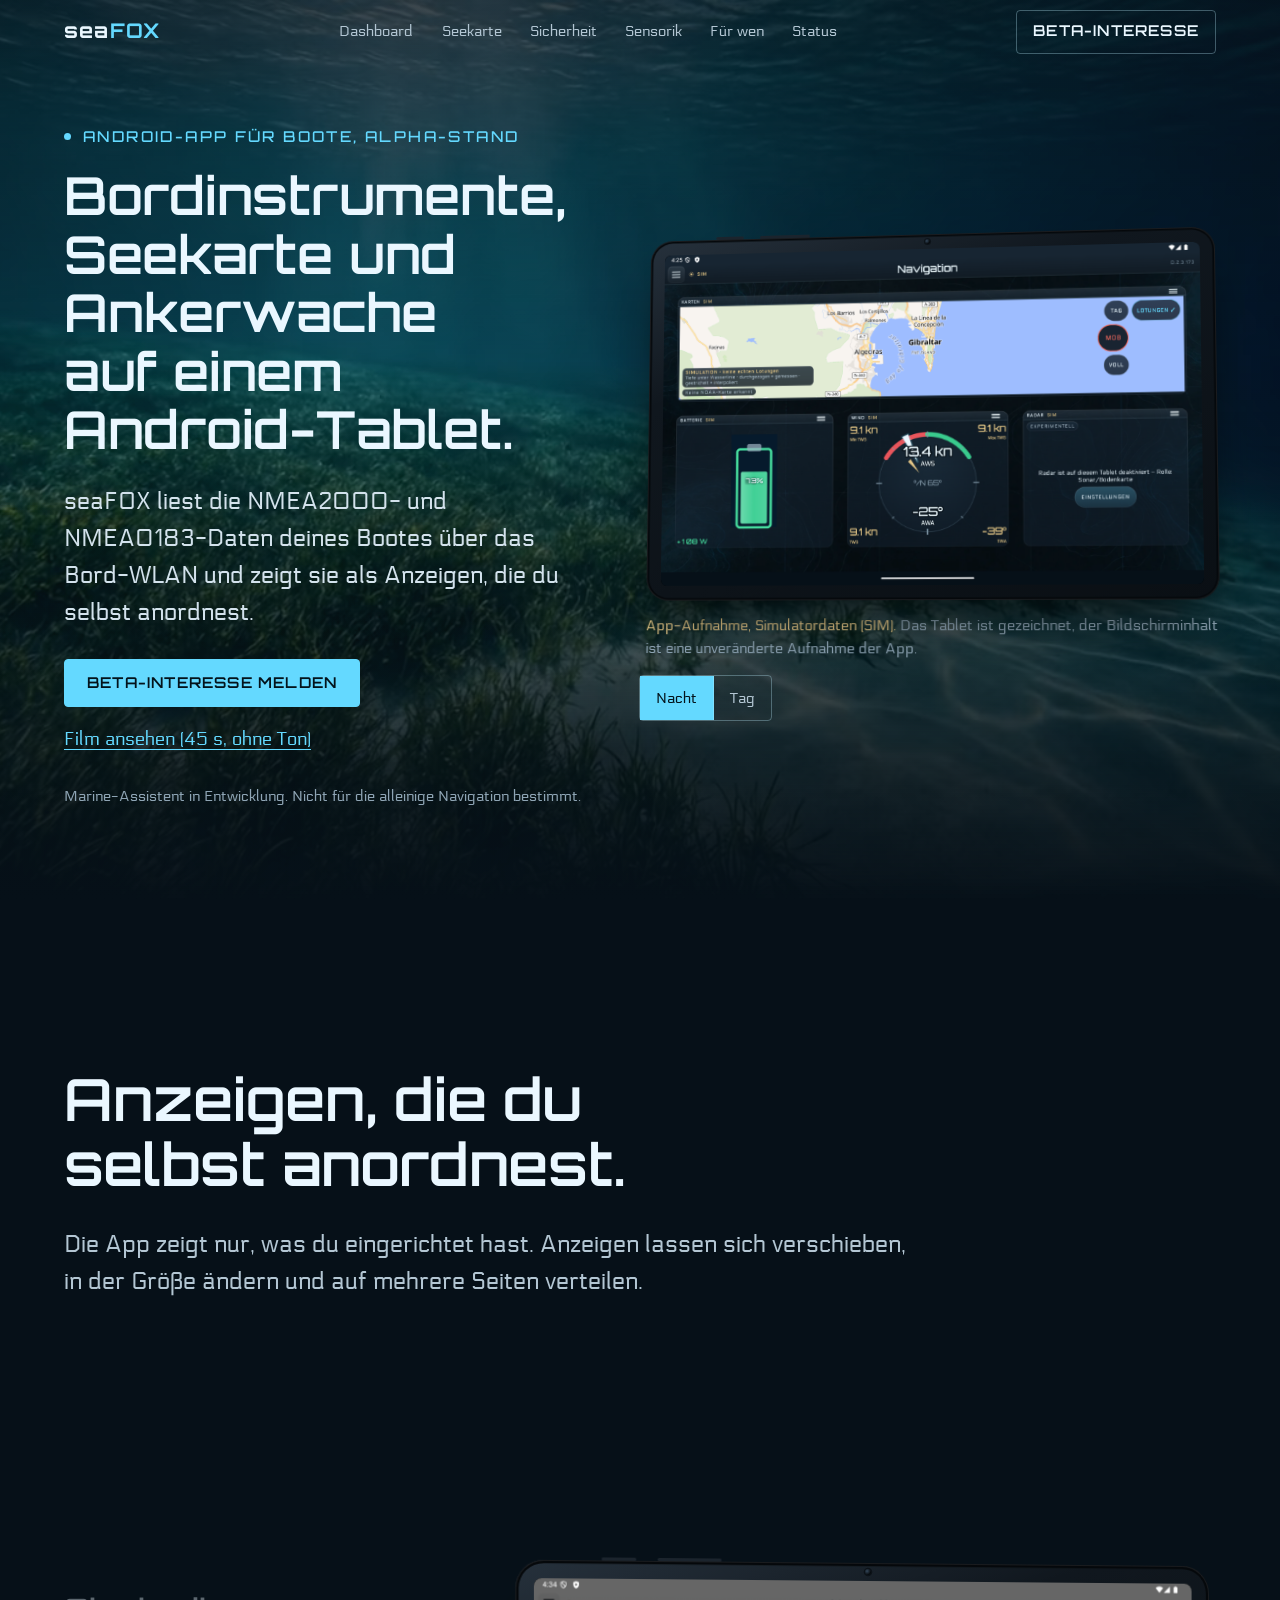
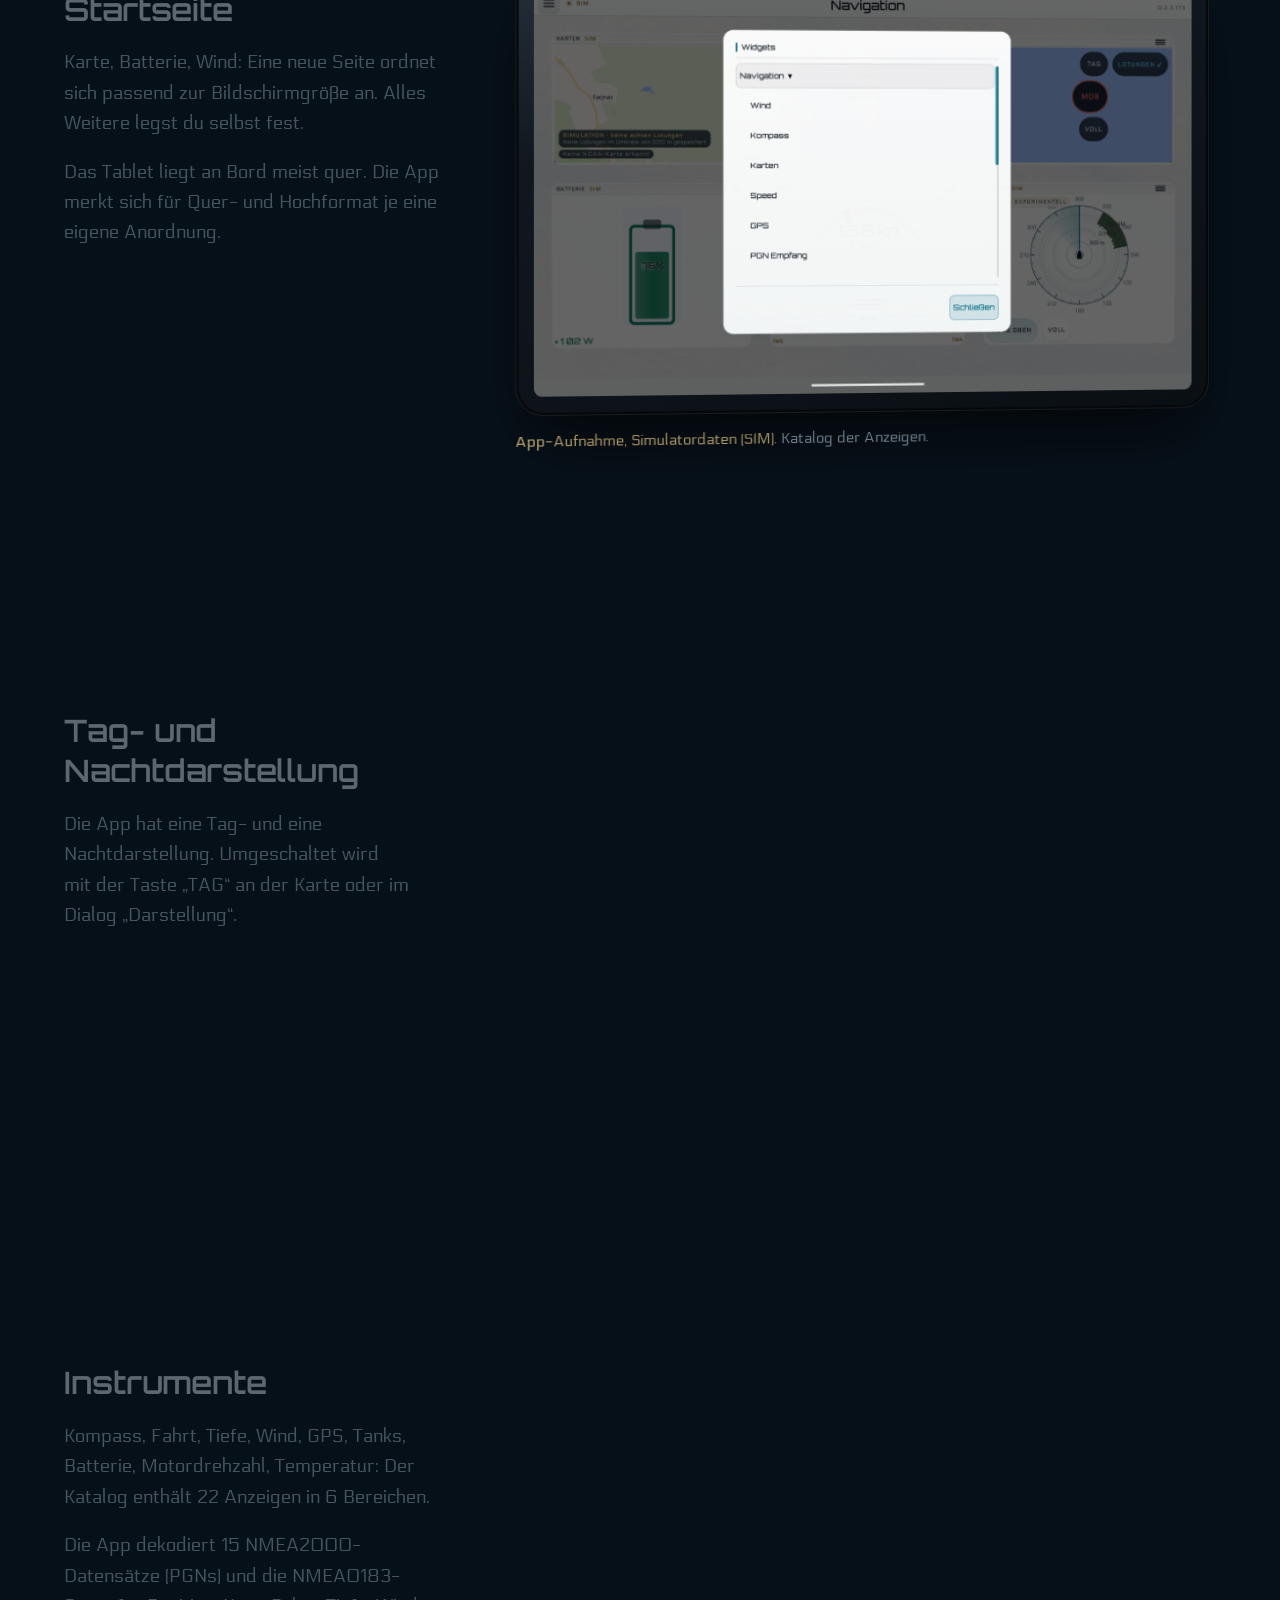
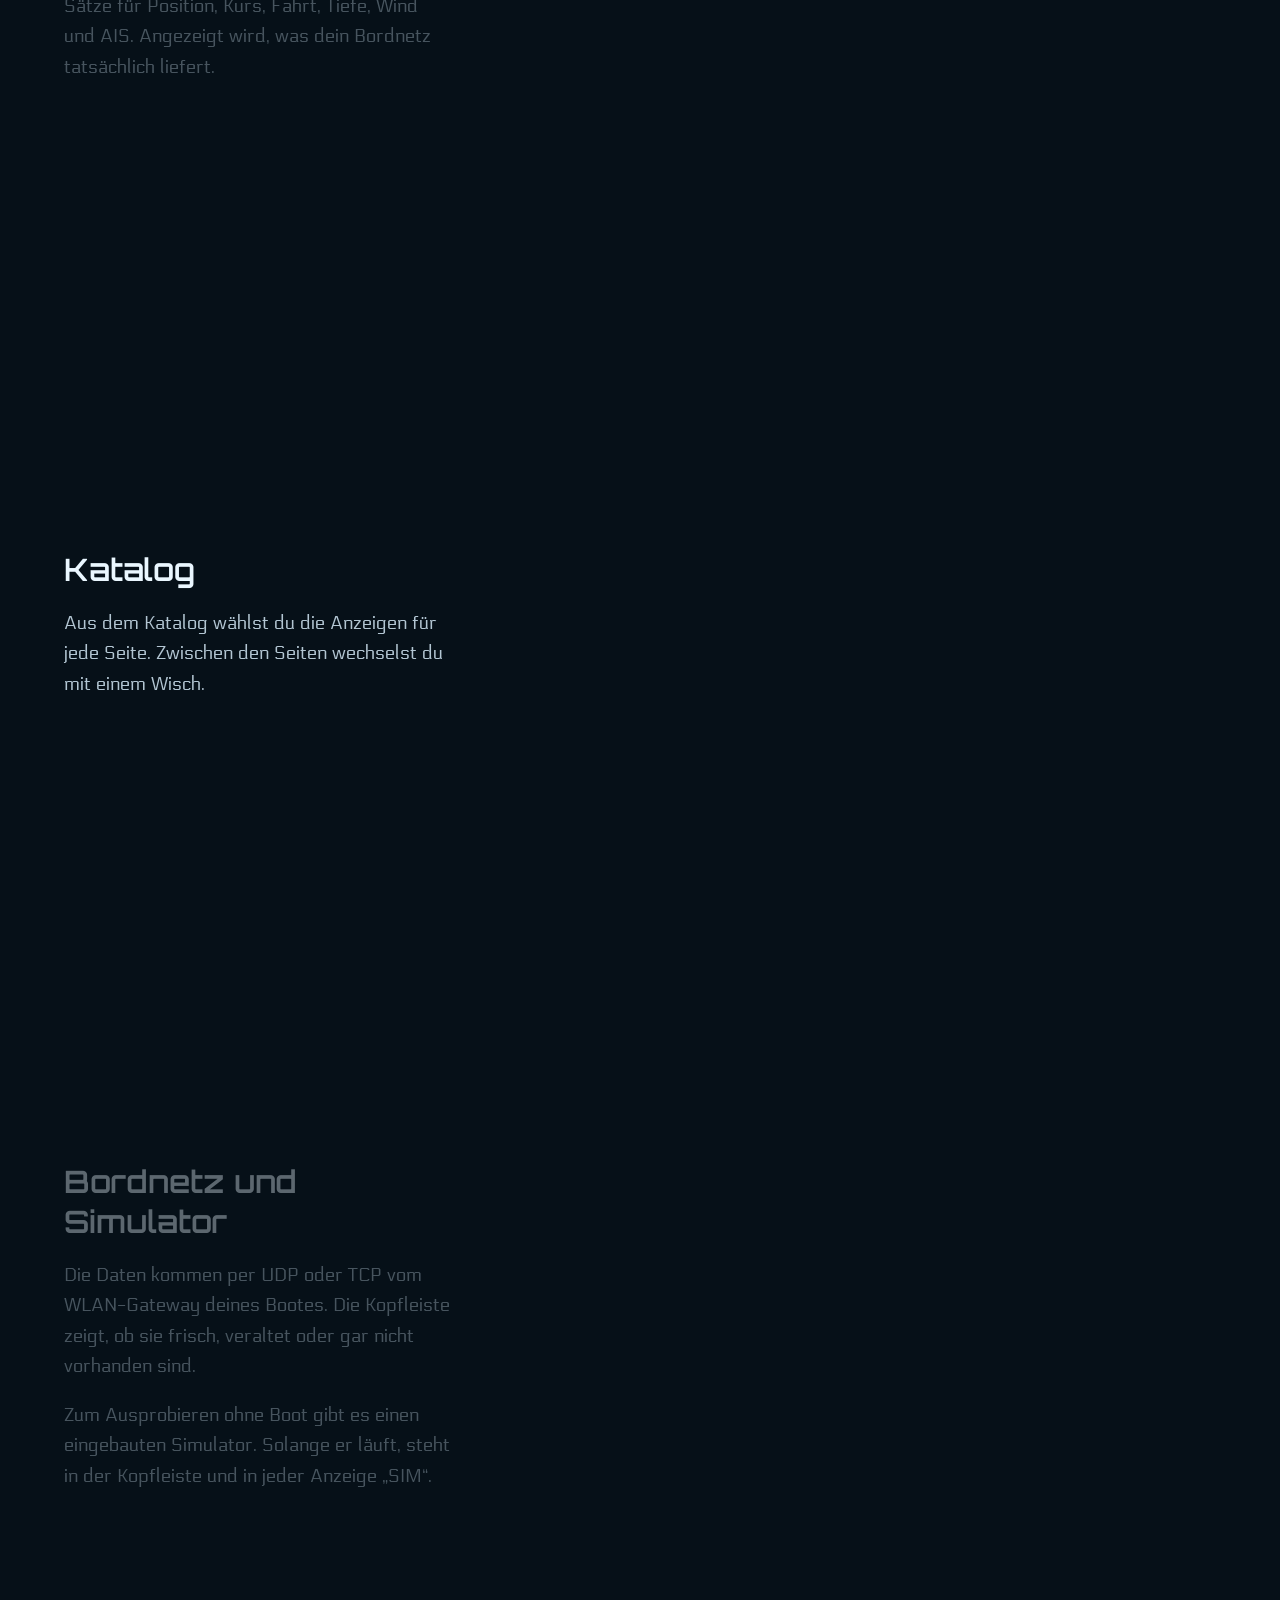
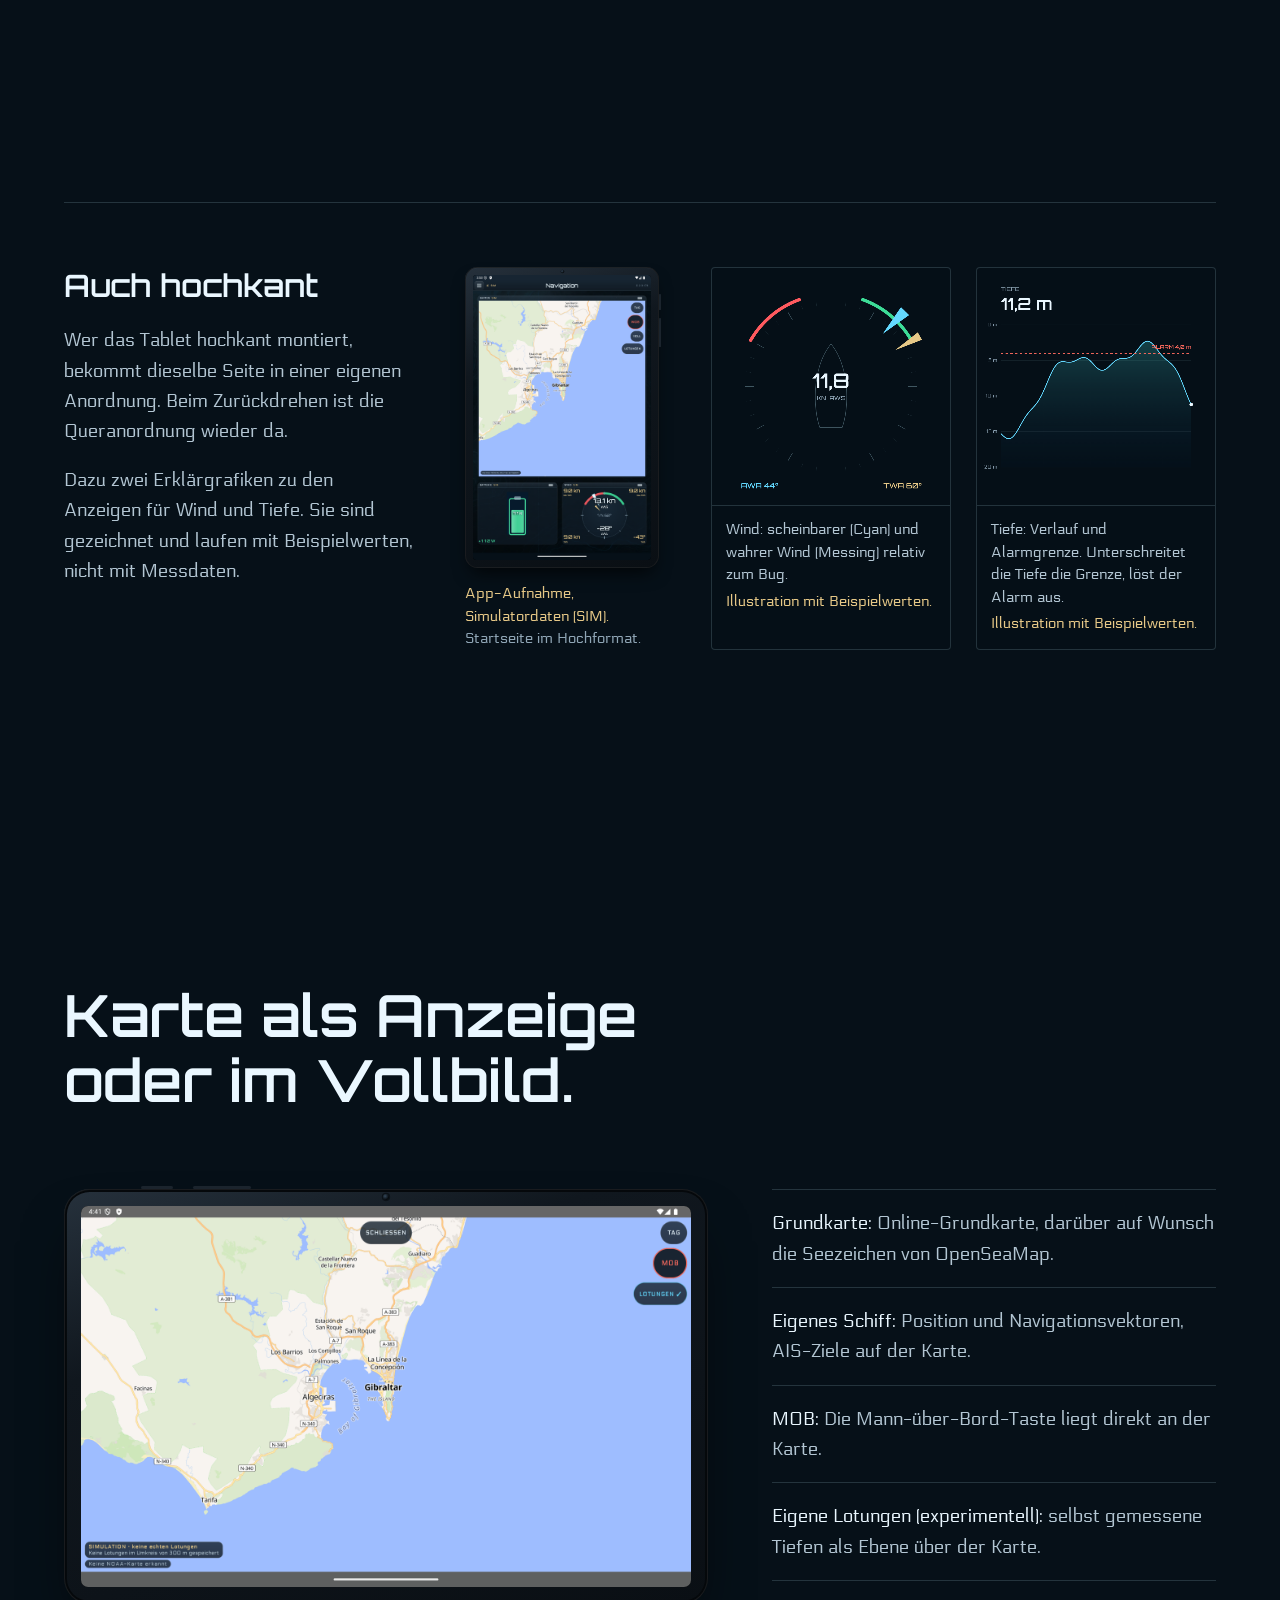
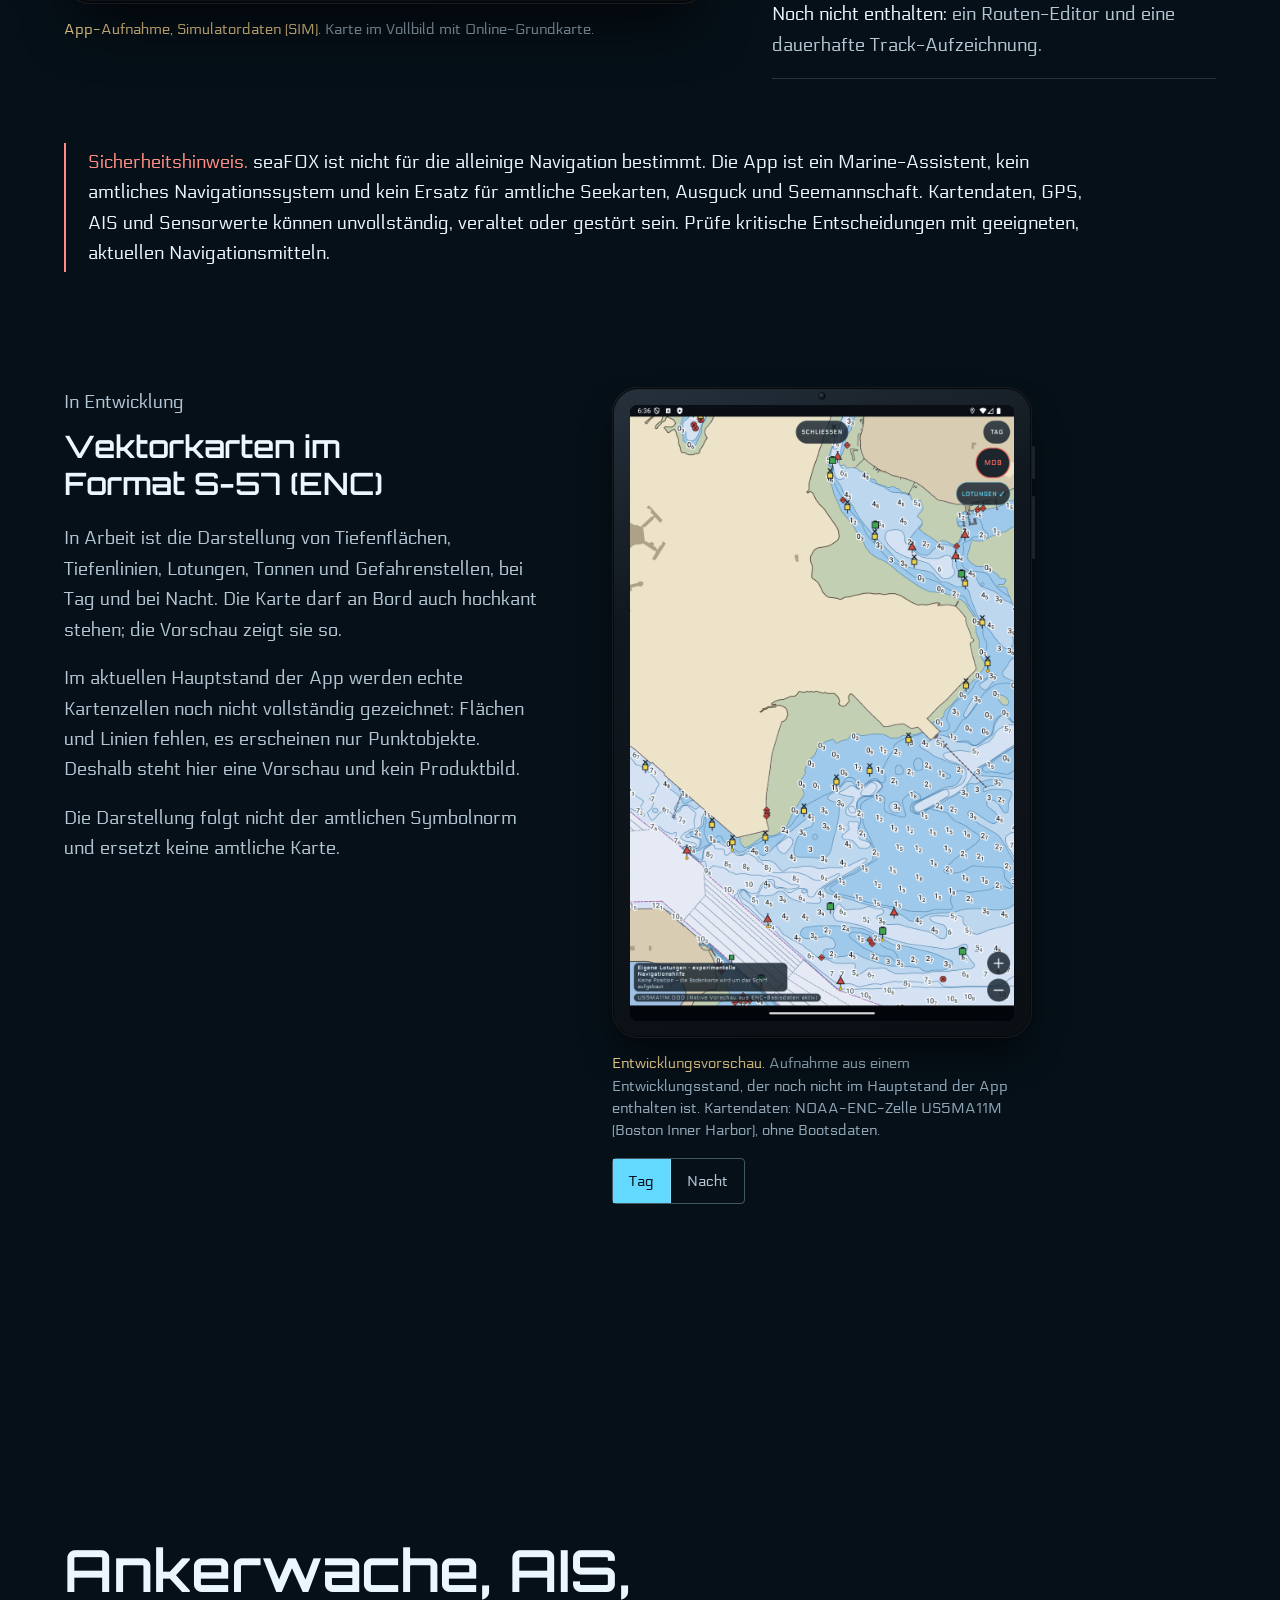
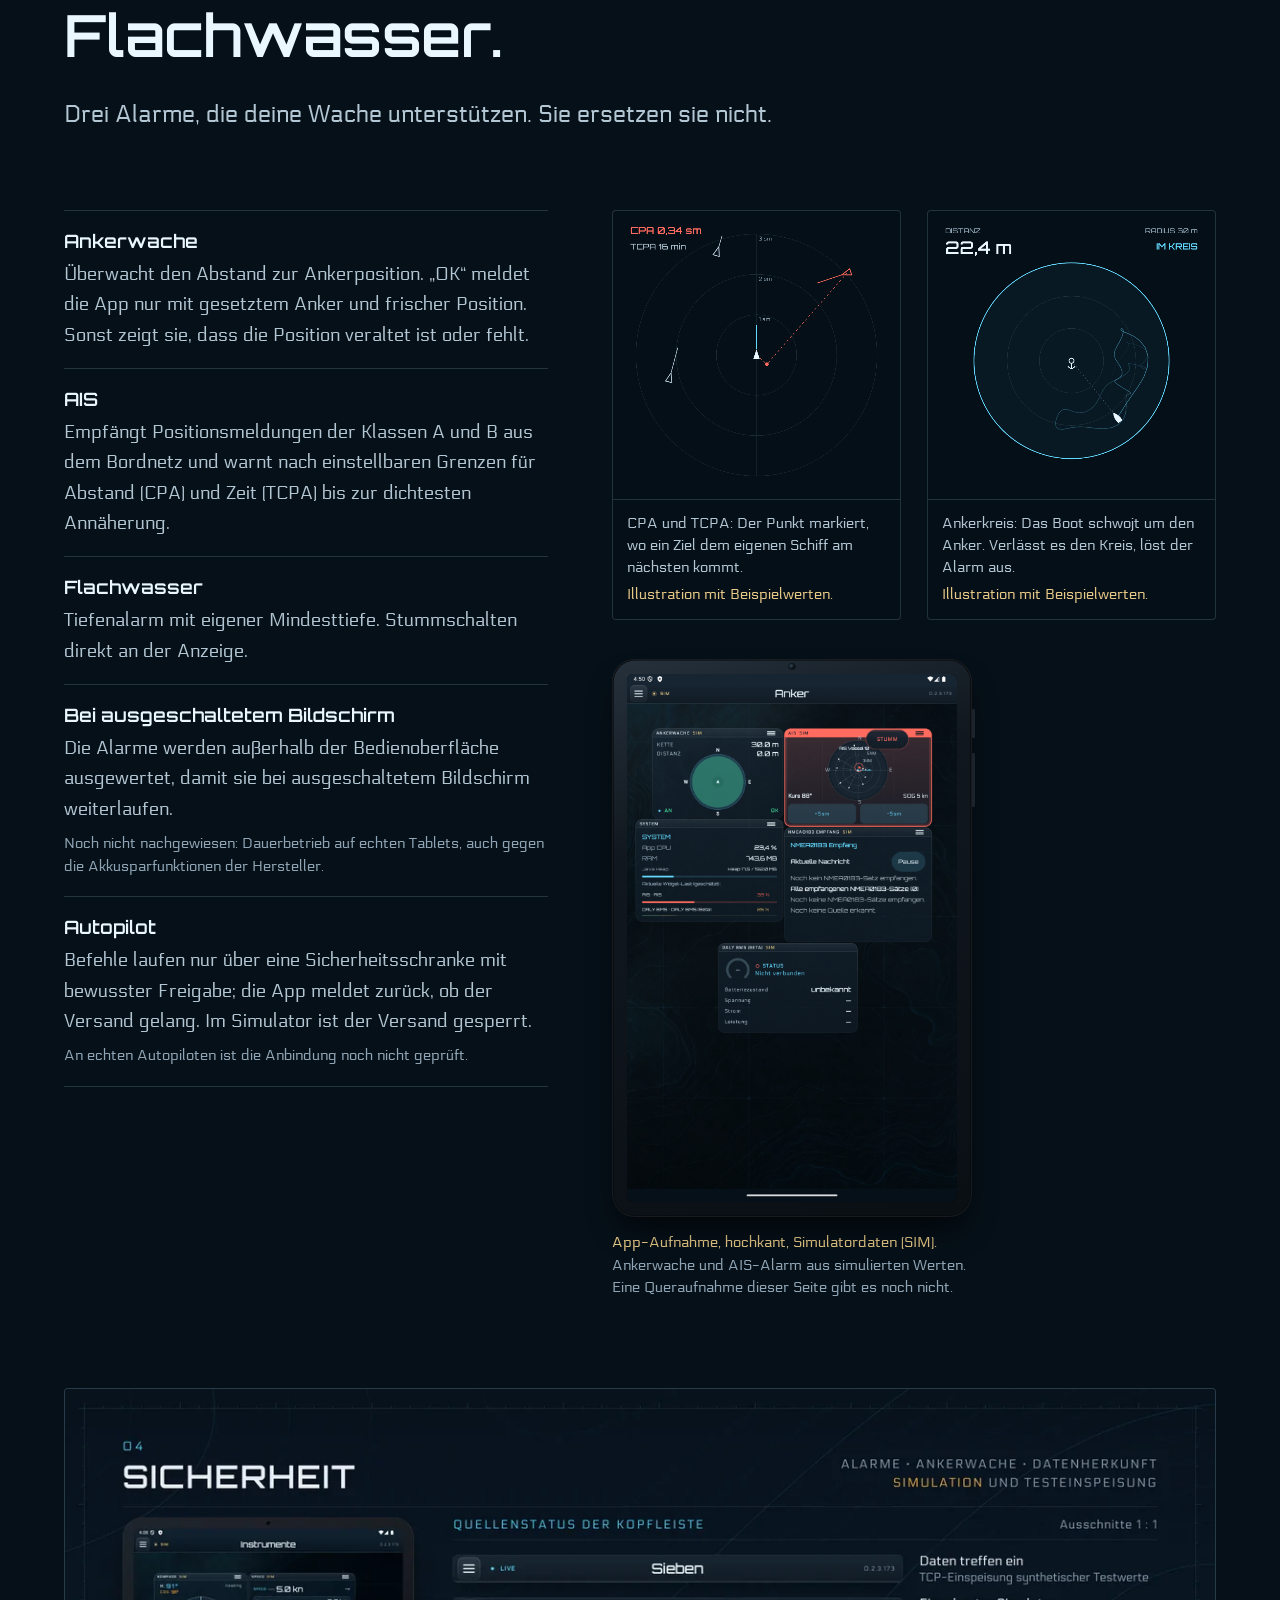
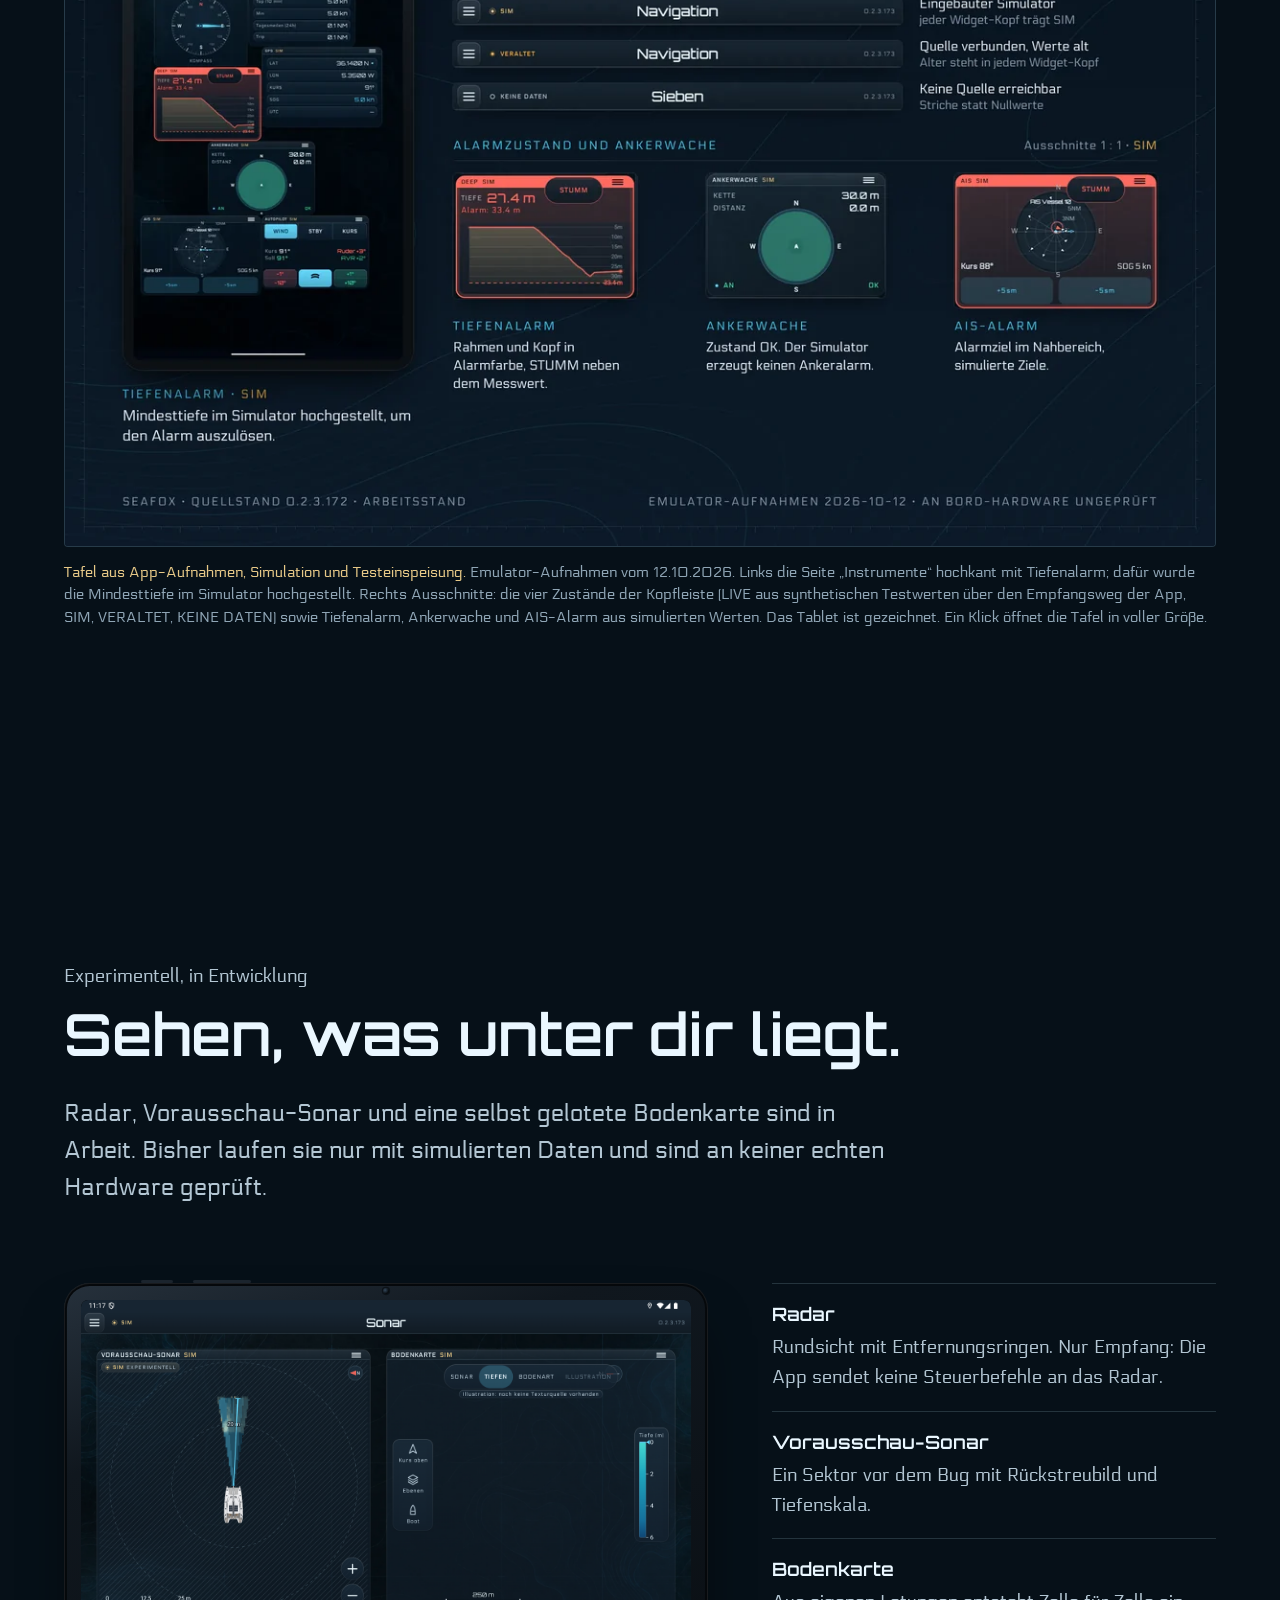
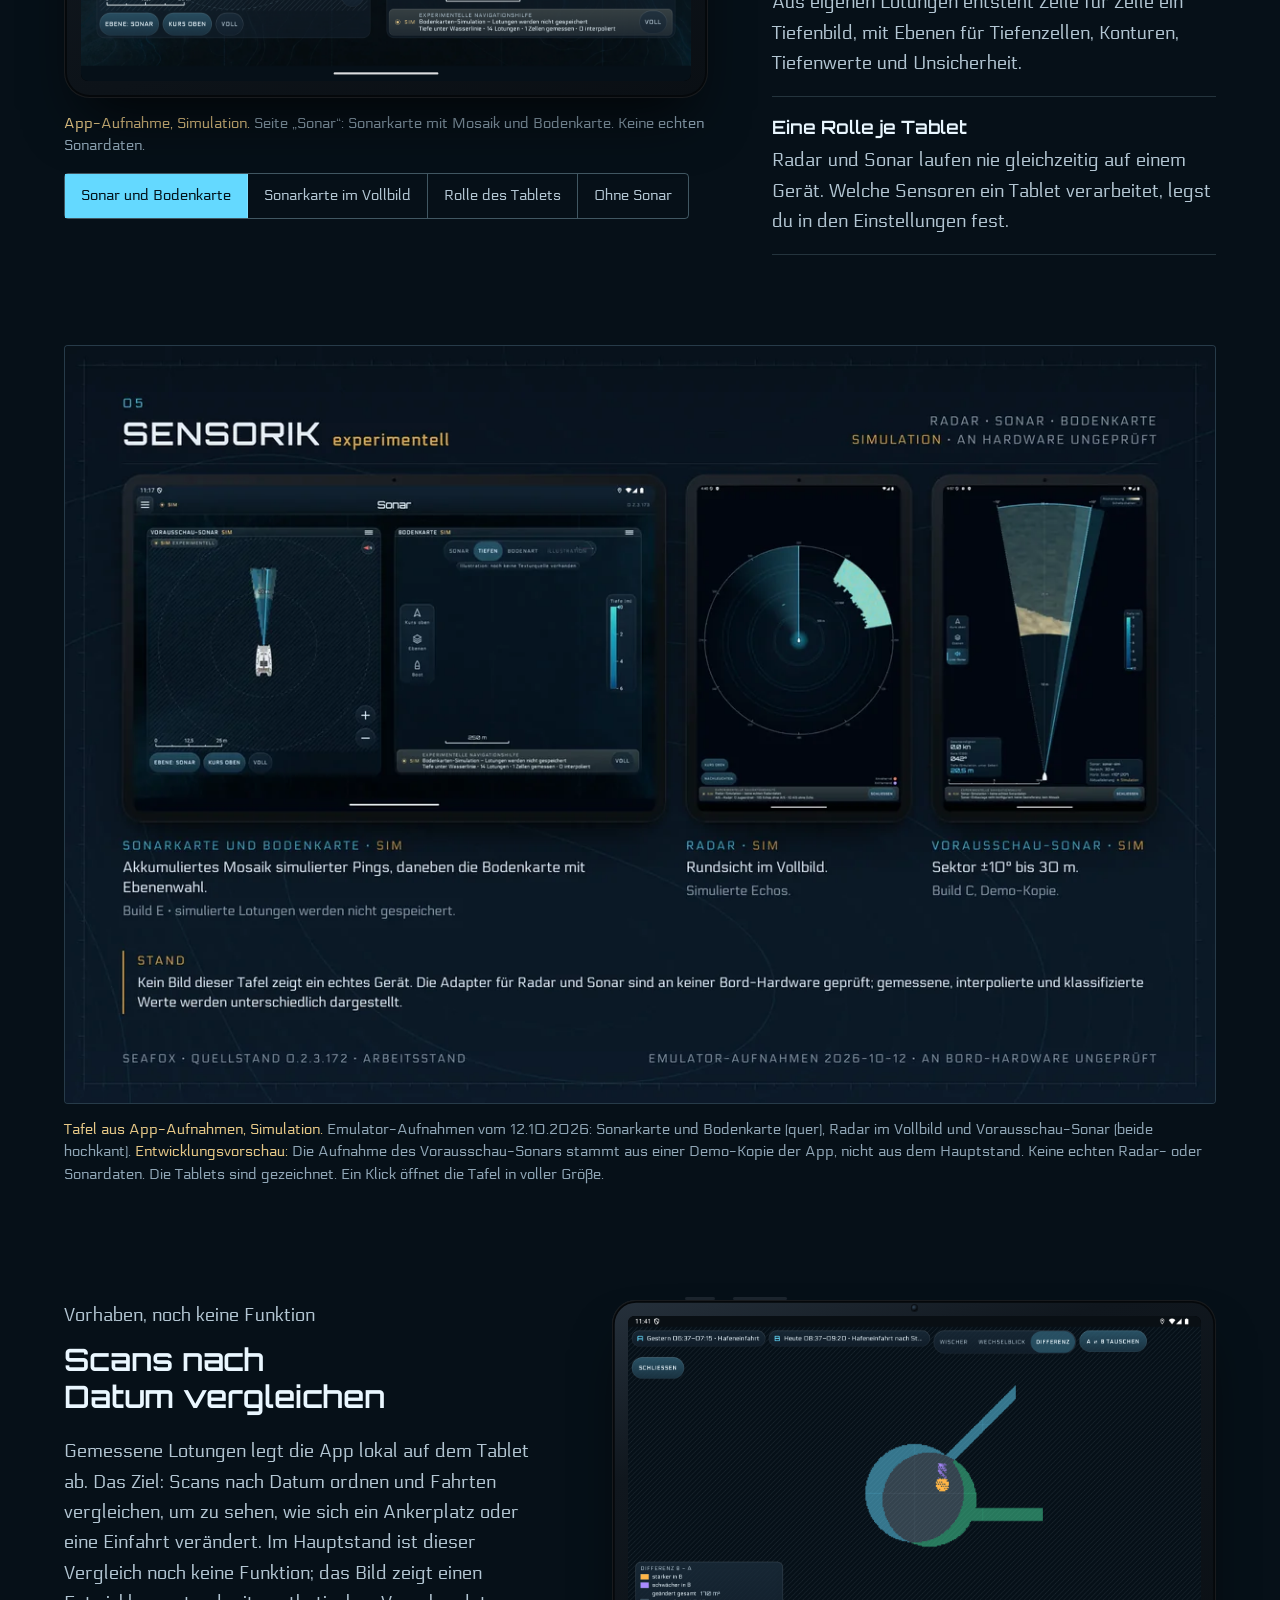
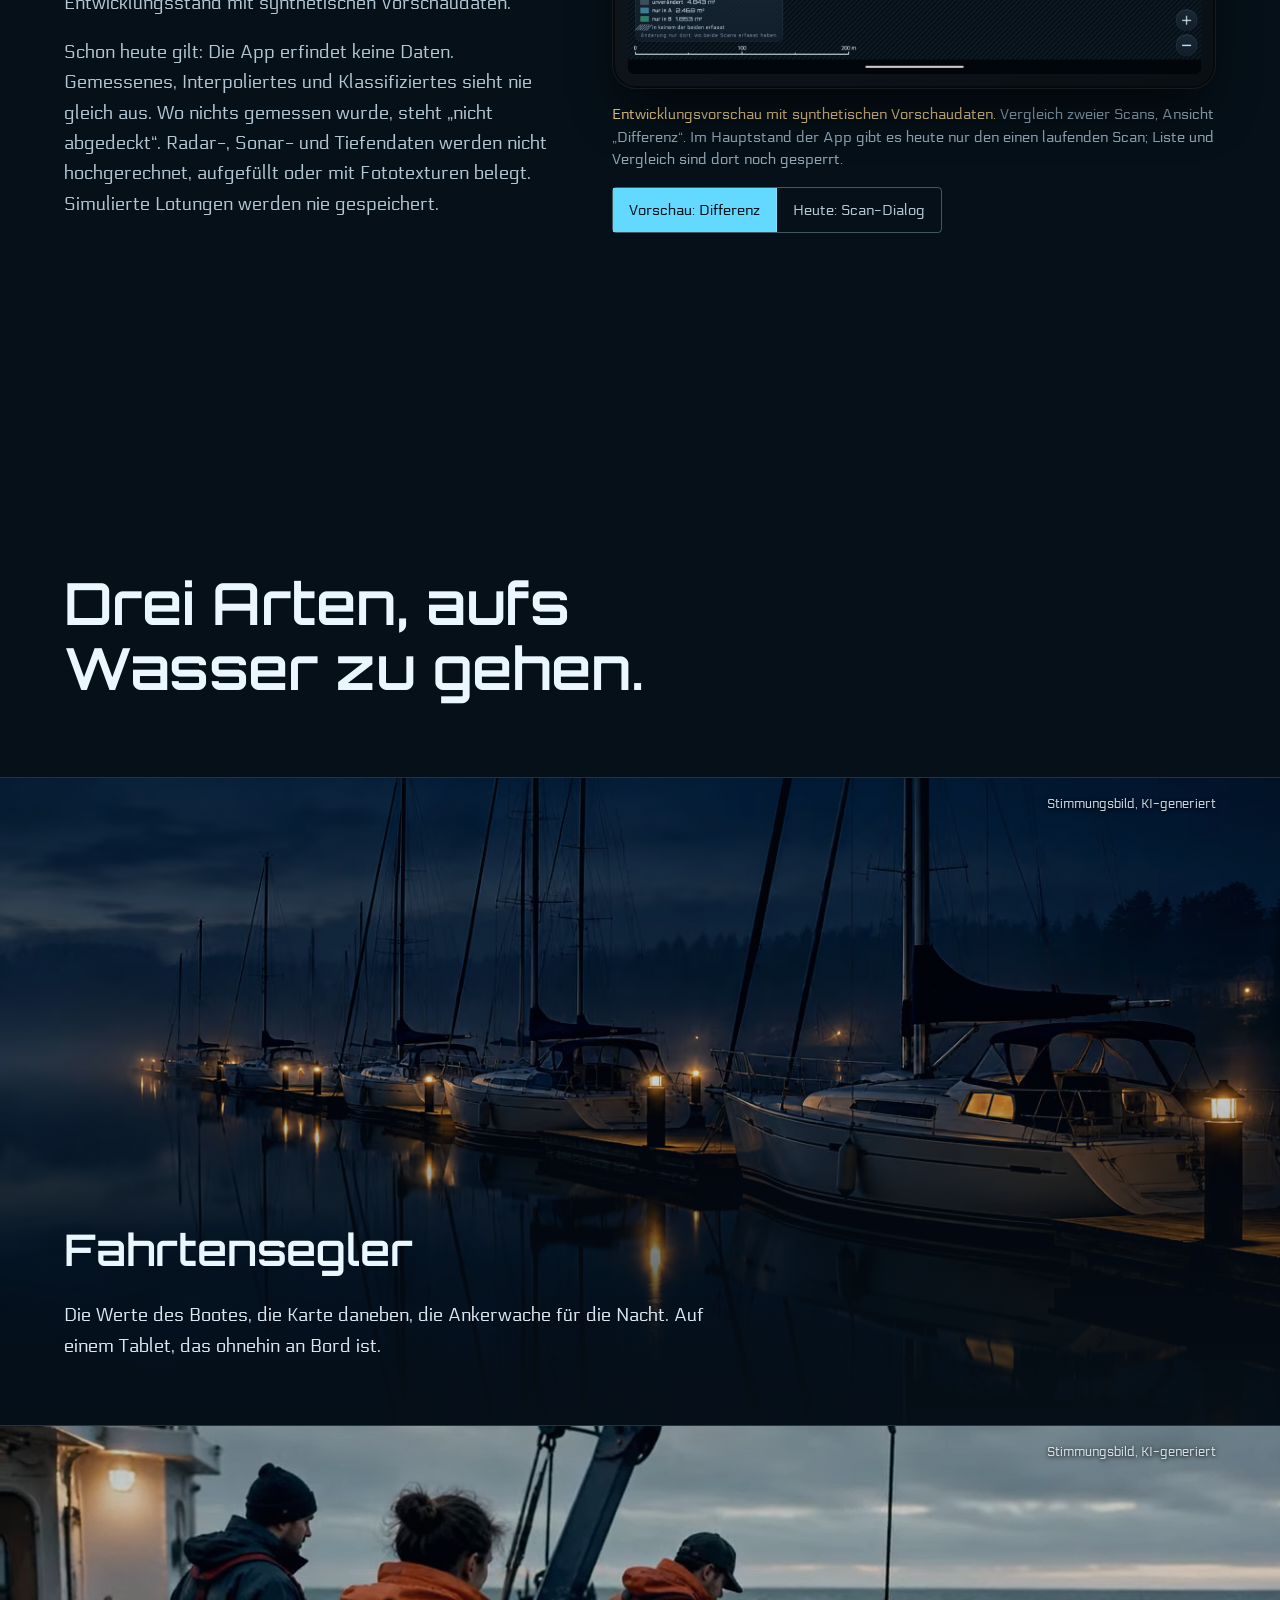
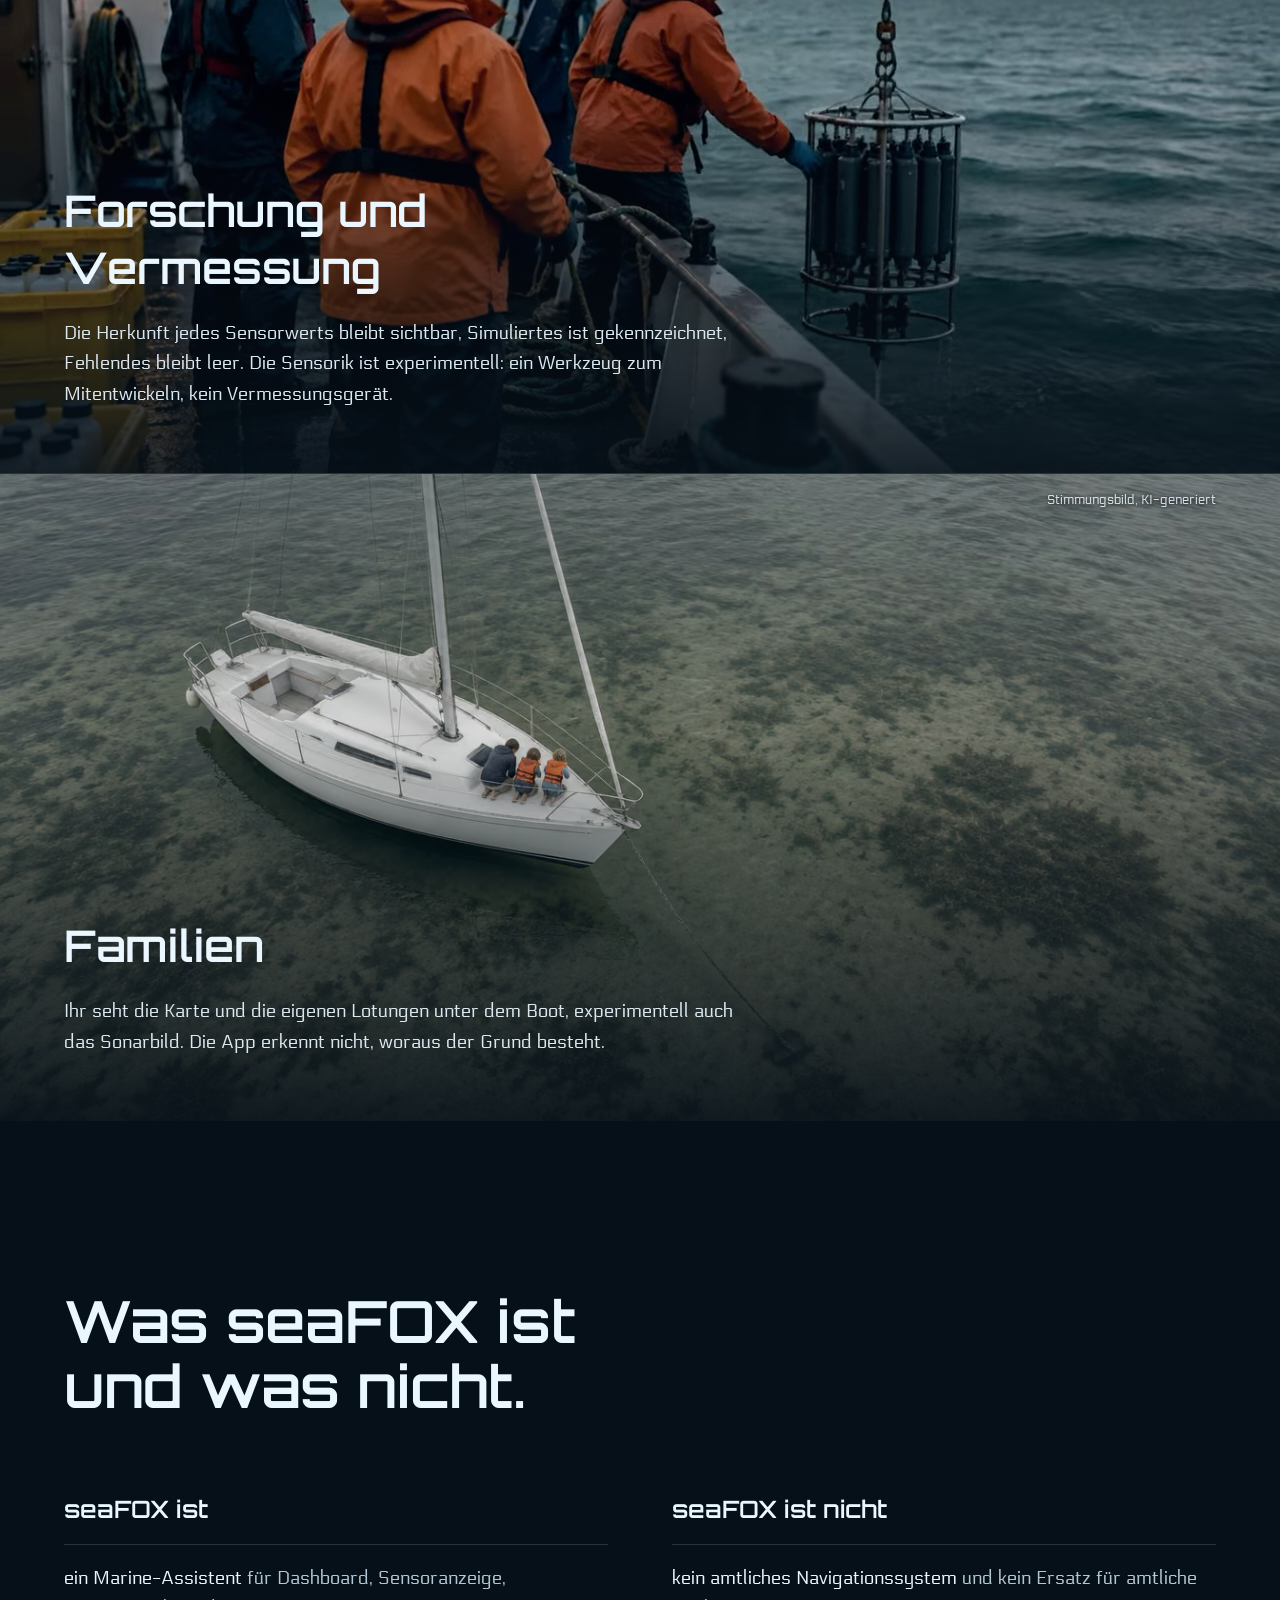
<file: index.html>
<!doctype html>
<html lang="de" class="no-js">
<head>
<meta charset="utf-8">
<meta name="viewport" content="width=device-width, initial-scale=1">
<title>seaFOX – Bordinstrumente, Seekarte und Ankerwache auf einem Android-Tablet</title>
<meta name="description" content="seaFOX ist eine Android-App für Boote: NMEA2000-Dashboard mit frei anordenbaren Anzeigen, Seekarte, AIS und Ankerwache. Radar, Vorausschau-Sonar und Bodenkarte sind experimentell. Stand: Alpha. Nicht für die alleinige Navigation bestimmt.">
<meta name="robots" content="noindex, nofollow">
<meta name="theme-color" content="#061018">
<meta name="color-scheme" content="dark">
<link rel="preload" as="image" href="assets/video/hero-loop-poster.webp" type="image/webp" fetchpriority="high">
<link rel="preload" as="font" href="assets/fonts/orbitron_variable.ttf" type="font/ttf" crossorigin>
<link rel="preload" as="font" href="assets/fonts/electrolize_regular.ttf" type="font/ttf" crossorigin>
<link rel="stylesheet" href="css/site.css?v=11">
<link rel="icon" href="assets/img/favicon.svg" type="image/svg+xml">
<script>
(function (d) {
  var c = d.documentElement.classList; c.remove('no-js'); c.add('js');
  if (/[?&]capture=/.test(location.search)) { c.add('capture'); if (/capture=full/.test(location.search)) c.add('capture-full'); }
})(document);
</script>
</head>
<body>
<a class="skip" href="#main">Zum Inhalt springen</a>


<canvas id="ocean" aria-hidden="true"></canvas>

<header class="nav" id="nav">
  <a class="wordmark" href="#hero" aria-label="seaFOX, zum Seitenanfang"><span>sea<b>FOX</b></span></a>
  <nav aria-label="Hauptnavigation">
    <ul>
      <li><a href="#dashboard">Dashboard</a></li>
      <li><a href="#karte">Seekarte</a></li>
      <li><a href="#sicherheit">Sicherheit</a></li>
      <li><a href="#sensorik">Sensorik</a></li>
      <li><a href="#fuer-wen">Für wen</a></li>
      <li><a href="#status">Status</a></li>
    </ul>
  </nav>
  <a class="btn btn--quiet" href="#beta">Beta-Interesse</a>
</header>

<main id="main">

<!-- ====================== HERO ====================== -->
<section id="hero" aria-labelledby="hero-title">
  <div class="hero__media">
    <img src="assets/video/hero-loop-poster.webp" alt="" width="1280" height="720" fetchpriority="high" decoding="async">
    <video id="heroLoop" muted loop playsinline preload="none" aria-hidden="true" tabindex="-1" width="1280" height="720">
      <source data-src="assets/video/hero-loop.webm" type="video/webm">
      <source data-src="assets/video/hero-loop.mp4" type="video/mp4">
    </video>
  </div>
  <div class="hero__shade"></div>
  <div class="wrap hero__grid">
    <div class="hero__copy">
      <p class="eyebrow">Android-App für Boote, Alpha-Stand</p>
      <h1 id="hero-title">Bordinstrumente, Seekarte und Ankerwache auf einem Android-Tablet.</h1>
      <p class="lead">seaFOX liest die NMEA2000- und NMEA0183-Daten deines Bootes über das Bord-WLAN und zeigt sie als Anzeigen, die du selbst anordnest.</p>
      <div class="hero__cta">
        <a class="btn" href="#beta">Beta-Interesse melden</a>
        <a class="textlink" href="#film">Film ansehen (45 s, ohne Ton)</a>
      </div>
      <p class="small" style="margin-top:22px">Marine-Assistent in Entwicklung. Nicht für die alleinige Navigation bestimmt.</p>
    </div>
    <div class="hero__device">
      <figure class="device" id="heroDevice">
        <div class="device__body">
          <span class="device__cam"></span>
          <div class="device__screen">
            <img class="is-active" src="assets/screens/65_dashboard_landscape_night.webp" width="1500" height="937" alt="seaFOX im Querformat, Nachtdarstellung: Seite „Navigation“ mit Karte, Batterie und Wind. Alle Werte stammen aus dem Simulator der App und sind mit SIM gekennzeichnet." fetchpriority="high" decoding="async">
            <img src="assets/screens/60_dashboard_landscape_day.webp" width="1500" height="937" alt="Dieselbe Seite in der Tagdarstellung, zusätzlich mit Radar-Kachel (Simulation)." loading="lazy" decoding="async">
          </div>
        </div>
        <figcaption><b>App-Aufnahme, Simulatordaten (SIM).</b> Das Tablet ist gezeichnet, der Bildschirminhalt ist eine unveränderte Aufnahme der App.</figcaption>
      </figure>
      <div class="seg" role="group" aria-label="Darstellung der Aufnahme" data-toggle="#heroDevice">
        <button type="button" aria-pressed="true" data-i="0">Nacht</button>
        <button type="button" aria-pressed="false" data-i="1">Tag</button>
      </div>
    </div>
  </div>
</section>

<!-- ====================== DASHBOARD ====================== -->
<section id="dashboard" class="pad" aria-labelledby="dash-title">
  <div class="wrap">
    <div class="head" data-ping>
      <h2 id="dash-title">Anzeigen, die du selbst anordnest.</h2>
      <p class="lead">Die App zeigt nur, was du eingerichtet hast. Anzeigen lassen sich verschieben, in der Größe ändern und auf mehrere Seiten verteilen.</p>
    </div>

    <div class="scrolly" id="scrolly">
      <div class="scrolly__stage">
        <figure class="device" id="dashDevice">
          <div class="device__body">
            <span class="device__cam"></span>
            <div class="device__screen">
              <img class="is-active" src="assets/screens/65_dashboard_landscape_night.webp" width="1500" height="937" alt="Startseite „Navigation“ im Querformat, Nachtdarstellung: Karte oben, darunter Batterie, Wind und eine Radar-Kachel, die auf diesem Tablet deaktiviert ist. Simulatordaten." loading="lazy" decoding="async" data-cap="<b>App-Aufnahme, Simulatordaten (SIM).</b> Startseite in der Nachtdarstellung.">
              <img src="assets/screens/60_dashboard_landscape_day.webp" width="1500" height="937" alt="Startseite im Querformat, Tagdarstellung, mit Radar-Kachel. Simulatordaten." loading="lazy" decoding="async" data-cap="<b>App-Aufnahme, Simulatordaten (SIM).</b> Startseite in der Tagdarstellung; die Radar-Kachel zeigt eine Simulation.">
              <img src="assets/screens/82_seven_widgets_landscape_rearranged_simulator_night.webp" width="1500" height="937" alt="Entwicklungsvorschau: Seite mit sieben Anzeigen im Querformat – Tiefe, Kompass, Speed, GPS, Wind, Temperatur, Ankerwache. Simulatordaten." loading="lazy" decoding="async" data-cap="<b>Entwicklungsvorschau, Simulatordaten (SIM).</b> Seite mit sieben Anzeigen; Aufnahme aus einem Entwicklungsstand, der nicht dem Hauptstand entspricht.">
              <img src="assets/screens/63_dialog_widget_catalog_landscape_day.webp" width="1500" height="937" alt="Dialog „Widgets“ im Querformat: Katalog der wählbaren Anzeigen, Bereich Navigation." loading="lazy" decoding="async" data-cap="<b>App-Aufnahme, Simulatordaten (SIM).</b> Katalog der Anzeigen.">
              <img src="assets/screens/68_dialog_router_landscape_night.webp" width="1500" height="937" alt="Dialog „WLAN Router“ im Querformat: Router-Adresse, Port, Protokoll TCP oder UDP, NMEA-Quelle Live-Daten oder Simulation." loading="lazy" decoding="async" data-cap="<b>App-Aufnahme.</b> Dialog „WLAN Router“ mit der Wahl zwischen Live-Daten und Simulation.">
            </div>
          </div>
          <figcaption id="dashCap"><b>App-Aufnahme, Simulatordaten (SIM).</b> Startseite in der Nachtdarstellung.</figcaption>
        </figure>
      </div>
      <div class="scrolly__steps">
        <article class="step is-active" data-screen="0">
          <h3>Startseite</h3>
          <p>Karte, Batterie, Wind: Eine neue Seite ordnet sich passend zur Bildschirmgröße an. Alles Weitere legst du selbst fest.</p>
          <p>Das Tablet liegt an Bord meist quer. Die App merkt sich für Quer- und Hochformat je eine eigene Anordnung.</p>
        </article>
        <article class="step" data-screen="1">
          <h3>Tag- und Nachtdarstellung</h3>
          <p>Die App hat eine Tag- und eine Nachtdarstellung. Umgeschaltet wird mit der Taste „TAG“ an der Karte oder im Dialog „Darstellung“.</p>
        </article>
        <article class="step" data-screen="2">
          <h3>Instrumente</h3>
          <p>Kompass, Fahrt, Tiefe, Wind, GPS, Tanks, Batterie, Motordrehzahl, Temperatur: Der Katalog enthält 22 Anzeigen in 6 Bereichen.</p>
          <p>Die App dekodiert 15 NMEA2000-Datensätze (PGNs) und die NMEA0183-Sätze für Position, Kurs, Fahrt, Tiefe, Wind und AIS. Angezeigt wird, was dein Bordnetz tatsächlich liefert.</p>
        </article>
        <article class="step" data-screen="3">
          <h3>Katalog</h3>
          <p>Aus dem Katalog wählst du die Anzeigen für jede Seite. Zwischen den Seiten wechselst du mit einem Wisch.</p>
        </article>
        <article class="step" data-screen="4">
          <h3>Bordnetz und Simulator</h3>
          <p>Die Daten kommen per UDP oder TCP vom WLAN-Gateway deines Bootes. Die Kopfleiste zeigt, ob sie frisch, veraltet oder gar nicht vorhanden sind.</p>
          <p>Zum Ausprobieren ohne Boot gibt es einen eingebauten Simulator. Solange er läuft, steht in der Kopfleiste und in jeder Anzeige „SIM“.</p>
        </article>
      </div>
    </div>

    <div class="also">
      <div>
        <h3 class="sub">Auch hochkant</h3>
        <p class="muted">Wer das Tablet hochkant montiert, bekommt dieselbe Seite in einer eigenen Anordnung. Beim Zurückdrehen ist die Queranordnung wieder da.</p>
        <p class="muted">Dazu zwei Erklärgrafiken zu den Anzeigen für Wind und Tiefe. Sie sind gezeichnet und laufen mit Beispielwerten, nicht mit Messdaten.</p>
      </div>
      <figure class="device device--portrait">
        <div class="device__body"><span class="device__cam"></span>
          <div class="device__screen"><img class="is-active" src="assets/screens/02_default_layout_sim_night.webp" width="937" height="1500" alt="Startseite „Navigation“ im Hochformat, Nachtdarstellung: Karte oben, darunter Batterie und Wind. Simulatordaten." loading="lazy" decoding="async"></div>
        </div>
        <figcaption><b>App-Aufnahme, Simulatordaten (SIM).</b> Startseite im Hochformat.</figcaption>
      </figure>
      <div class="figs">
        <figure class="viz">
          <canvas data-viz="wind" width="800" height="800" role="img" aria-label="Erklärgrafik Windanzeige: Zeiger für scheinbaren und wahren Wind, Sektoren für Backbord und Steuerbord. Beispielwerte, keine Messung."></canvas>
          <figcaption>Wind: scheinbarer (Cyan) und wahrer Wind (Messing) relativ zum Bug. <b>Illustration mit Beispielwerten.</b></figcaption>
        </figure>
        <figure class="viz">
          <canvas data-viz="depth" width="800" height="800" role="img" aria-label="Erklärgrafik Tiefe: Verlauf der Tiefe mit gestrichelter Alarmgrenze. Beispielwerte, keine Messung."></canvas>
          <figcaption>Tiefe: Verlauf und Alarmgrenze. Unterschreitet die Tiefe die Grenze, löst der Alarm aus. <b>Illustration mit Beispielwerten.</b></figcaption>
        </figure>
      </div>
    </div>
  </div>
</section>

<!-- ====================== SEEKARTE ====================== -->
<section id="karte" class="pad" aria-labelledby="karte-title">
  <div class="wrap">
    <div class="head" data-ping>
      <h2 id="karte-title">Karte als Anzeige oder im Vollbild.</h2>
    </div>

    <div class="split">
      <figure class="device">
        <div class="device__body">
          <span class="device__cam"></span>
          <div class="device__screen">
            <img class="is-active" src="assets/screens/64_chart_fullscreen_landscape_day.webp" width="1500" height="937" alt="Karte im Vollbild, Querformat, Tagdarstellung: Küste mit den Tasten SCHLIESSEN, TAG, MOB und LOTUNGEN. Hinweis im Bild: Simulation, keine echten Lotungen." loading="lazy" decoding="async">
          </div>
        </div>
        <figcaption><b>App-Aufnahme, Simulatordaten (SIM).</b> Karte im Vollbild mit Online-Grundkarte.</figcaption>
      </figure>
      <ul class="rows">
        <li><b>Grundkarte:</b> Online-Grundkarte, darüber auf Wunsch die Seezeichen von OpenSeaMap.</li>
        <li><b>Eigenes Schiff:</b> Position und Navigationsvektoren, AIS-Ziele auf der Karte.</li>
        <li><b>MOB:</b> Die Mann-über-Bord-Taste liegt direkt an der Karte.</li>
        <li><b>Eigene Lotungen (experimentell):</b> selbst gemessene Tiefen als Ebene über der Karte.</li>
        <li><b>Noch nicht enthalten:</b> ein Routen-Editor und eine dauerhafte Track-Aufzeichnung.</li>
      </ul>
    </div>

    <div class="notice" role="note">
      <p><strong>Sicherheitshinweis.</strong> seaFOX ist nicht für die alleinige Navigation bestimmt. Die App ist ein Marine-Assistent, kein amtliches Navigationssystem und kein Ersatz für amtliche Seekarten, Ausguck und Seemannschaft. Kartendaten, GPS, AIS und Sensorwerte können unvollständig, veraltet oder gestört sein. Prüfe kritische Entscheidungen mit geeigneten, aktuellen Navigationsmitteln.</p>
    </div>

    <div class="split split--rev">
      <div>
        <p class="kicker">In Entwicklung</p>
        <h3 class="sub">Vektorkarten im Format S-57 (ENC)</h3>
        <p class="muted">In Arbeit ist die Darstellung von Tiefenflächen, Tiefenlinien, Lotungen, Tonnen und Gefahrenstellen, bei Tag und bei Nacht. Die Karte darf an Bord auch hochkant stehen; die Vorschau zeigt sie so.</p>
        <p class="muted">Im aktuellen Hauptstand der App werden echte Kartenzellen noch nicht vollständig gezeichnet: Flächen und Linien fehlen, es erscheinen nur Punktobjekte. Deshalb steht hier eine Vorschau und kein Produktbild.</p>
        <p class="muted">Die Darstellung folgt nicht der amtlichen Symbolnorm und ersetzt keine amtliche Karte.</p>
      </div>
      <div>
        <figure class="device device--portrait" id="encDevice" style="max-width:420px">
          <div class="device__body">
            <span class="device__cam"></span>
            <div class="device__screen">
              <img class="is-active" src="assets/screens/87_chart_noaa_day_zoom14.webp" width="937" height="1500" alt="Entwicklungsvorschau, Hochformat: Vektorkarte einer amtlichen US-Kartenzelle am Tag mit Tiefenflächen, Lotungen, Tonnen und Gefahrenstellen." loading="lazy" decoding="async">
              <img src="assets/screens/90_chart_noaa_night_zoom14.webp" width="937" height="1500" alt="Entwicklungsvorschau, Hochformat: dieselbe Kartenzelle in Nachtfarben." loading="lazy" decoding="async">
            </div>
          </div>
          <figcaption><b>Entwicklungsvorschau.</b> Aufnahme aus einem Entwicklungsstand, der noch nicht im Hauptstand der App enthalten ist. Kartendaten: NOAA-ENC-Zelle US5MA11M (Boston Inner Harbor), ohne Bootsdaten.</figcaption>
        </figure>
        <div class="seg" role="group" aria-label="Darstellung der Vorschau" data-toggle="#encDevice">
          <button type="button" aria-pressed="true" data-i="0">Tag</button>
          <button type="button" aria-pressed="false" data-i="1">Nacht</button>
        </div>
      </div>
    </div>
  </div>
</section>

<!-- ====================== SICHERHEIT ====================== -->
<section id="sicherheit" class="pad" aria-labelledby="sich-title">
  <div class="wrap">
    <div class="head" data-ping>
      <h2 id="sich-title">Ankerwache, AIS, Flachwasser.</h2>
      <p class="lead">Drei Alarme, die deine Wache unterstützen. Sie ersetzen sie nicht.</p>
    </div>

    <div class="split split--rev">
      <dl class="rows">
        <div>
          <dt>Ankerwache</dt>
          <dd>Überwacht den Abstand zur Ankerposition. „OK“ meldet die App nur mit gesetztem Anker und frischer Position. Sonst zeigt sie, dass die Position veraltet ist oder fehlt.</dd>
        </div>
        <div>
          <dt>AIS</dt>
          <dd>Empfängt Positionsmeldungen der Klassen A und B aus dem Bordnetz und warnt nach einstellbaren Grenzen für Abstand (CPA) und Zeit (TCPA) bis zur dichtesten Annäherung.</dd>
        </div>
        <div>
          <dt>Flachwasser</dt>
          <dd>Tiefenalarm mit eigener Mindesttiefe. Stummschalten direkt an der Anzeige.</dd>
        </div>
        <div>
          <dt>Bei ausgeschaltetem Bildschirm</dt>
          <dd>Die Alarme werden außerhalb der Bedienoberfläche ausgewertet, damit sie bei ausgeschaltetem Bildschirm weiterlaufen.
            <span class="small">Noch nicht nachgewiesen: Dauerbetrieb auf echten Tablets, auch gegen die Akkusparfunktionen der Hersteller.</span></dd>
        </div>
        <div>
          <dt>Autopilot</dt>
          <dd>Befehle laufen nur über eine Sicherheitsschranke mit bewusster Freigabe; die App meldet zurück, ob der Versand gelang. Im Simulator ist der Versand gesperrt.
            <span class="small">An echten Autopiloten ist die Anbindung noch nicht geprüft.</span></dd>
        </div>
      </dl>
      <div>
        <div class="figs">
          <figure class="viz">
            <canvas data-viz="ais" width="800" height="800" role="img" aria-label="Erklärgrafik: AIS-Ziele um das eigene Schiff mit Kursvektoren und der Linie zum Punkt der dichtesten Annäherung. Beispielwerte, keine Messung."></canvas>
            <figcaption>CPA und TCPA: Der Punkt markiert, wo ein Ziel dem eigenen Schiff am nächsten kommt. <b>Illustration mit Beispielwerten.</b></figcaption>
          </figure>
          <figure class="viz">
            <canvas data-viz="anchor" width="800" height="800" role="img" aria-label="Erklärgrafik: Boot schwojt innerhalb eines Ankerkreises. Beispielwerte, keine Messung."></canvas>
            <figcaption>Ankerkreis: Das Boot schwojt um den Anker. Verlässt es den Kreis, löst der Alarm aus. <b>Illustration mit Beispielwerten.</b></figcaption>
          </figure>
        </div>
        <figure class="device device--portrait" style="margin-top:clamp(24px,3vw,40px); max-width:360px">
          <div class="device__body"><span class="device__cam"></span>
            <div class="device__screen"><img class="is-active" src="assets/screens/43_page_anchor_ais_nmea_system_final_build_night.webp" width="937" height="1500" alt="Seite „Anker“ im Hochformat: Ankerwache mit Kettenlänge und Distanz, AIS-Anzeige im Alarmzustand mit STUMM-Taste. Simulatordaten." loading="lazy" decoding="async"></div>
          </div>
          <figcaption><b>App-Aufnahme, hochkant, Simulatordaten (SIM).</b> Ankerwache und AIS-Alarm aus simulierten Werten. Eine Queraufnahme dieser Seite gibt es noch nicht.</figcaption>
        </figure>
      </div>
    </div>

    <figure class="plate">
      <a href="assets/screens/plate-sicherheit-2400.webp">
        <img src="assets/screens/plate-sicherheit-1200.webp" srcset="assets/screens/plate-sicherheit-1200.webp 1200w, assets/screens/plate-sicherheit-2400.webp 2400w" sizes="(max-width: 1400px) 92vw, 1320px" width="2400" height="1580" alt="Tafel „Sicherheit“ aus App-Aufnahmen: links hochkant die Seite „Instrumente“ mit ausgelöstem Tiefenalarm. Rechts oben vier Ausschnitte der Kopfleiste mit den Zuständen LIVE, SIM, VERALTET und KEINE DATEN. Rechts unten drei Ausschnitte: Tiefenanzeige im Alarmzustand mit STUMM-Taste, Ankerwache im Zustand OK, AIS-Anzeige im Alarmzustand. Aufschrift der Tafel: Simulation und Testeinspeisung, an Bord-Hardware ungeprüft." loading="lazy" decoding="async">
      </a>
      <figcaption><b>Tafel aus App-Aufnahmen, Simulation und Testeinspeisung.</b> Emulator-Aufnahmen vom 12.10.2026. Links die Seite „Instrumente“ hochkant mit Tiefenalarm; dafür wurde die Mindesttiefe im Simulator hochgestellt. Rechts Ausschnitte: die vier Zustände der Kopfleiste (LIVE aus synthetischen Testwerten über den Empfangsweg der App, SIM, VERALTET, KEINE DATEN) sowie Tiefenalarm, Ankerwache und AIS-Alarm aus simulierten Werten. Das Tablet ist gezeichnet. Ein Klick öffnet die Tafel in voller Größe.</figcaption>
    </figure>
  </div>
</section>

<!-- ====================== SENSORIK ====================== -->
<section id="sensorik" class="pad" aria-labelledby="sens-title">
  <div class="wrap">
    <div class="head" data-ping>
      <p class="kicker">Experimentell, in Entwicklung</p>
      <h2 id="sens-title">Sehen, was unter dir liegt.</h2>
      <p class="lead">Radar, Vorausschau-Sonar und eine selbst gelotete Bodenkarte sind in Arbeit. Bisher laufen sie nur mit simulierten Daten und sind an keiner echten Hardware geprüft.</p>
    </div>

    <div class="split">
      <div>
        <figure class="device" id="sensDevice">
          <div class="device__body">
            <span class="device__cam"></span>
            <div class="device__screen">
              <img class="is-active" src="assets/screens/110_Q_sonar_map_and_bottom_map_widgets_sim_night.webp" width="1500" height="937" alt="Seite „Sonar“ im Querformat: links die Sonarkarte mit dem aufgezeichneten Mosaik vor dem Bootssymbol, rechts die Bodenkarte mit Ebenenwahl und Tiefenskala. Hinweise im Bild: SIM, experimentelle Navigationshilfe, Lotungen werden nicht gespeichert." loading="lazy" decoding="async" data-cap="<b>App-Aufnahme, Simulation.</b> Seite „Sonar“: Sonarkarte mit Mosaik und Bodenkarte. Keine echten Sonardaten.">
              <img src="assets/screens/111_Q_sonar_map_fullscreen_sim_night.webp" width="1500" height="937" alt="Sonarkarte im Vollbild, Querformat: Mosaik vor dem Bootssymbol, Ebenenwahl, Werkzeugleiste, Legende und Datenfelder. Hinweis im Bild: Sonar-Simulation, keine echten Sonardaten." loading="lazy" decoding="async" data-cap="<b>App-Aufnahme, Simulation.</b> Sonarkarte im Vollbild. Keine echten Sonardaten; die Simulation wird nicht gespeichert.">
              <img src="assets/screens/62_dialog_sensor_settings_landscape_day.webp" width="1500" height="937" alt="Dialog „Sensorik (experimentell)“: Hinweis, dass die Navigationshilfe experimentell ist; Auswahl der Rolle des Tablets: Radar und Navigation, Sonar und Bodenkarte oder nur Navigation." loading="lazy" decoding="async" data-cap="<b>App-Aufnahme.</b> Dialog „Sensorik (experimentell)“: Die Rolle des Tablets bestimmt, welche Sensoren es verarbeitet.">
              <img src="assets/screens/123_Q_sonar_map_empty_reason_no_simulation_night.webp" width="1500" height="937" alt="Seite „Sonar“ im Querformat ohne Simulation und ohne Gerät: Kopfleiste „KEINE DATEN“, in der Sonarkarte der Hinweis „SONAR NICHT EINGERICHTET“, in der Bodenkarte „Keine Bathymetrie-Daten“." loading="lazy" decoding="async" data-cap="<b>App-Aufnahme, ohne Daten.</b> Seite „Sonar“ ohne Simulation und ohne Gerät: Die App meldet „SONAR NICHT EINGERICHTET“ und zeigt kein Bild.">
            </div>
          </div>
          <figcaption id="sensCap"><b>App-Aufnahme, Simulation.</b> Seite „Sonar“: Sonarkarte mit Mosaik und Bodenkarte. Keine echten Sonardaten.</figcaption>
        </figure>
        <div class="seg" role="group" aria-label="Aufnahme wählen" data-toggle="#sensDevice" data-caption="#sensCap">
          <button type="button" aria-pressed="true" data-i="0">Sonar und Bodenkarte</button>
          <button type="button" aria-pressed="false" data-i="1">Sonarkarte im Vollbild</button>
          <button type="button" aria-pressed="false" data-i="2">Rolle des Tablets</button>
          <button type="button" aria-pressed="false" data-i="3">Ohne Sonar</button>
        </div>
      </div>
      <dl class="rows">
        <div>
          <dt>Radar</dt>
          <dd>Rundsicht mit Entfernungsringen. Nur Empfang: Die App sendet keine Steuerbefehle an das Radar.</dd>
        </div>
        <div>
          <dt>Vorausschau-Sonar</dt>
          <dd>Ein Sektor vor dem Bug mit Rückstreubild und Tiefenskala.</dd>
        </div>
        <div>
          <dt>Bodenkarte</dt>
          <dd>Aus eigenen Lotungen entsteht Zelle für Zelle ein Tiefenbild, mit Ebenen für Tiefenzellen, Konturen, Tiefenwerte und Unsicherheit.</dd>
        </div>
        <div>
          <dt>Eine Rolle je Tablet</dt>
          <dd>Radar und Sonar laufen nie gleichzeitig auf einem Gerät. Welche Sensoren ein Tablet verarbeitet, legst du in den Einstellungen fest.</dd>
        </div>
      </dl>
    </div>

    <figure class="plate">
      <a href="assets/screens/plate-sensorik-2400.webp">
        <img src="assets/screens/plate-sensorik-1200.webp" srcset="assets/screens/plate-sensorik-1200.webp 1200w, assets/screens/plate-sensorik-2400.webp 2400w" sizes="(max-width: 1400px) 92vw, 1320px" width="2400" height="1580" alt="Tafel „Sensorik, experimentell“ aus drei App-Aufnahmen: links im Querformat die Seite „Sonar“ mit Sonarkarte und Bodenkarte, in der Mitte hochkant das Radar im Vollbild mit simulierten Echos, rechts hochkant das Vorausschau-Sonar mit einem Sektor von plus/minus 10 Grad bis 30 Meter. Aufschrift der Tafel: Simulation, an Hardware ungeprüft; kein Bild zeigt ein echtes Gerät." loading="lazy" decoding="async">
      </a>
      <figcaption><b>Tafel aus App-Aufnahmen, Simulation.</b> Emulator-Aufnahmen vom 12.10.2026: Sonarkarte und Bodenkarte (quer), Radar im Vollbild und Vorausschau-Sonar (beide hochkant). <b>Entwicklungsvorschau:</b> Die Aufnahme des Vorausschau-Sonars stammt aus einer Demo-Kopie der App, nicht aus dem Hauptstand. Keine echten Radar- oder Sonardaten. Die Tablets sind gezeichnet. Ein Klick öffnet die Tafel in voller Größe.</figcaption>
    </figure>

    <div class="split split--rev">
      <div>
        <p class="kicker">Vorhaben, noch keine Funktion</p>
        <h3 class="sub">Scans nach Datum vergleichen</h3>
        <p class="muted">Gemessene Lotungen legt die App lokal auf dem Tablet ab. Das Ziel: Scans nach Datum ordnen und Fahrten vergleichen, um zu sehen, wie sich ein Ankerplatz oder eine Einfahrt verändert. Im Hauptstand ist dieser Vergleich noch keine Funktion; das Bild zeigt einen Entwicklungsstand mit synthetischen Vorschaudaten.</p>
        <p class="muted">Schon heute gilt: Die App erfindet keine Daten. Gemessenes, Interpoliertes und Klassifiziertes sieht nie gleich aus. Wo nichts gemessen wurde, steht „nicht abgedeckt“. Radar-, Sonar- und Tiefendaten werden nicht hochgerechnet, aufgefüllt oder mit Fototexturen belegt. Simulierte Lotungen werden nie gespeichert.</p>
      </div>
      <div>
        <figure class="device" id="scanDevice">
          <div class="device__body"><span class="device__cam"></span>
            <div class="device__screen">
              <img class="is-active" src="assets/screens/120_Q_compare_differenz_PREVIEW_DATA_night.webp" width="1500" height="937" alt="Entwicklungsvorschau im Querformat: Vergleich zweier Scans in der Ansicht „Differenz“ mit Legende für geänderte und unveränderte Flächen sowie Flächen, die nur in einem der beiden Scans liegen." loading="lazy" decoding="async" data-cap="<b>Entwicklungsvorschau mit synthetischen Vorschaudaten.</b> Vergleich zweier Scans, Ansicht „Differenz“. Im Hauptstand der App gibt es heute nur den einen laufenden Scan; Liste und Vergleich sind dort noch gesperrt.">
              <img src="assets/screens/112_Q_scans_dialog_live_adapter_sim_night.webp" width="1500" height="937" alt="Dialog „Sonar-Scans“ im Querformat: ein laufender Scan aus der Simulation mit dem Vermerk „wird nicht gespeichert“; „Neuer Scan“ und „Vergleichen“ sind gesperrt mit dem Hinweis „wartet auf Scan-Archiv“; darunter „Noch keine gespeicherten Scans“." loading="lazy" decoding="async" data-cap="<b>App-Aufnahme, Simulation.</b> Dialog „Sonar-Scans“ im Hauptstand: ein laufender Scan aus der Simulation, nichts gespeichert, Liste und Vergleich gesperrt („wartet auf Scan-Archiv“).">
            </div>
          </div>
          <figcaption id="scanCap"><b>Entwicklungsvorschau mit synthetischen Vorschaudaten.</b> Vergleich zweier Scans, Ansicht „Differenz“. Im Hauptstand der App gibt es heute nur den einen laufenden Scan; Liste und Vergleich sind dort noch gesperrt.</figcaption>
        </figure>
        <div class="seg" role="group" aria-label="Aufnahme wählen" data-toggle="#scanDevice" data-caption="#scanCap">
          <button type="button" aria-pressed="true" data-i="0">Vorschau: Differenz</button>
          <button type="button" aria-pressed="false" data-i="1">Heute: Scan-Dialog</button>
        </div>
      </div>
    </div>
  </div>
</section>

<!-- ====================== FÜR WEN ====================== -->
<section id="fuer-wen" aria-labelledby="wen-title">
  <div class="wrap" style="padding-top:clamp(88px,13vw,190px)">
    <div class="head" data-ping>
      <h2 id="wen-title">Drei Arten, aufs Wasser zu gehen.</h2>
    </div>
  </div>

  <article class="panel" data-panel>
    <div class="panel__media">
      <picture>
        <source srcset="assets/img/harbour.avif" type="image/avif"><source srcset="assets/img/harbour.webp" type="image/webp">
        <img src="assets/img/harbour.jpg" width="1344" height="752" alt="Kleiner Hafen bei Nacht: Segelyachten am Steg, warme Steglampen spiegeln sich im stillen Wasser." loading="lazy" decoding="async">
      </picture>
      <canvas class="grain" aria-hidden="true"></canvas>
    </div>
    <div class="wrap">
      <div class="panel__copy">
        <h3>Fahrtensegler</h3>
        <p>Die Werte des Bootes, die Karte daneben, die Ankerwache für die Nacht. Auf einem Tablet, das ohnehin an Bord ist.</p>
      </div>
    </div>
    <span class="panel__credit">Stimmungsbild, KI-generiert</span>
  </article>

  <article class="panel" data-panel>
    <div class="panel__media">
      <picture>
        <source srcset="assets/img/research.avif" type="image/avif"><source srcset="assets/img/research.webp" type="image/webp">
        <img src="assets/img/research.jpg" width="1344" height="752" alt="Drei Personen in Wetterjacken arbeiten auf dem Achterdeck eines kleinen Forschungsbootes und fieren einen Wasserschöpfer an einem Kran zu Wasser." loading="lazy" decoding="async">
      </picture>
      <video muted playsinline preload="none" aria-hidden="true" tabindex="-1" width="1280" height="720" data-inview>
        <source data-src="assets/video/loop-research.webm" type="video/webm"><source data-src="assets/video/loop-research.mp4" type="video/mp4">
      </video>
      <canvas class="grain" aria-hidden="true"></canvas>
    </div>
    <div class="wrap">
      <div class="panel__copy">
        <h3>Forschung und Vermessung</h3>
        <p>Die Herkunft jedes Sensorwerts bleibt sichtbar, Simuliertes ist gekennzeichnet, Fehlendes bleibt leer. Die Sensorik ist experimentell: ein Werkzeug zum Mitentwickeln, kein Vermessungsgerät.</p>
      </div>
    </div>
    <span class="panel__credit">Stimmungsbild, KI-generiert</span>
  </article>

  <article class="panel" data-panel>
    <div class="panel__media">
      <picture>
        <source srcset="assets/img/family.avif" type="image/avif"><source srcset="assets/img/family.webp" type="image/webp">
        <img src="assets/img/family.jpg" width="1344" height="752" alt="Ein Segelboot vor Anker in einer flachen Bucht; an Deck sitzen ein Erwachsener und zwei Kinder mit Rettungswesten hinter der Reling und schauen ins Wasser." loading="lazy" decoding="async">
      </picture>
      <canvas class="grain" aria-hidden="true"></canvas>
    </div>
    <div class="wrap">
      <div class="panel__copy">
        <h3>Familien</h3>
        <p>Ihr seht die Karte und die eigenen Lotungen unter dem Boot, experimentell auch das Sonarbild. Die App erkennt nicht, woraus der Grund besteht.</p>
      </div>
    </div>
    <span class="panel__credit">Stimmungsbild, KI-generiert</span>
  </article>
</section>

<!-- ====================== OFFEN & EHRLICH ====================== -->
<section id="ehrlich" class="pad" aria-labelledby="ehr-title">
  <div class="wrap">
    <div class="head" data-ping>
      <h2 id="ehr-title">Was seaFOX ist und was nicht.</h2>
    </div>
    <div class="two">
      <div>
        <h3>seaFOX ist</h3>
        <ul class="rows">
          <li><b>ein Marine-Assistent</b> für Dashboard, Sensoranzeige, Kartenansicht und Navigationsunterstützung.</li>
          <li><b>eine Android-App</b>, die Daten aus dem NMEA-Netz deines Bootes per WLAN empfängt.</li>
          <li><b>für den Bordbetrieb gedacht:</b> Die Instrumente brauchen kein Internet, nur dein Bordnetz.</li>
          <li><b>deutlich in der Kennzeichnung:</b> Simuliertes heißt „SIM“, Veraltetes „veraltet“, Fehlendes bleibt leer.</li>
        </ul>
      </div>
      <div>
        <h3>seaFOX ist nicht</h3>
        <ul class="rows">
          <li><b>kein amtliches Navigationssystem</b> und kein Ersatz für amtliche Seekarten.</li>
          <li><b>kein Ersatz für Ausguck,</b> Seemannschaft und eigenverantwortliche Schiffsführung.</li>
          <li><b>nicht fertig:</b> Alpha-Stand, auf echter Bord-Hardware noch nicht nachgewiesen.</li>
          <li><b>kein Vermessungs- oder Radargerät:</b> Radar, Sonar und Bodenkarte sind experimentell und bisher nur simuliert.</li>
        </ul>
      </div>
    </div>

    <div style="margin-top:clamp(64px,9vw,130px); max-width:860px">
      <h3 class="sub">Deine Daten bleiben an Bord</h3>
      <p class="muted">Seiten, Anordnung und Einstellungen liegen lokal auf dem Tablet. Zugangsdaten verlassen den privaten Speicher der App nicht. Wenn du ein Backup exportierst, werden sie vorher entfernt; gelingt das nicht, wird kein Backup geschrieben.</p>
      <p class="muted">In den Einstellungen legst du fest, ob Sicherungen nur intern bleiben, von Hand exportiert werden dürfen oder das Cloud-Backup des Systems erlaubt ist.</p>
      <p class="small">Die Online-Grundkarte lädt Kartenkacheln aus dem Internet, sobald eine Verbindung besteht. Die Datenschutzerklärung der App ist noch ein Entwurf.</p>
    </div>
  </div>
</section>

<!-- ====================== STATUS ====================== -->
<section id="status" class="pad" aria-labelledby="stat-title">
  <div class="wrap">
    <div class="head" data-ping>
      <h2 id="stat-title">Stand Oktober 2026.</h2>
      <p class="lead">Kein Veröffentlichungstermin. Unten steht die Reihenfolge, in der gearbeitet wird.</p>
    </div>

    <dl class="facts">
      <div><dt>Entwicklungsstand</dt><dd>Alpha</dd></div>
      <div><dt>Geprüft</dt><dd>Über 750 automatisierte Tests der App-Logik; eine Abnahme der Oberfläche auf einem Emulator.</dd></div>
      <div><dt>Nicht geprüft</dt><dd>Echte Tablets, Bord-Hardware, Radar, Sonar, Autopilot.</dd></div>
      <div><dt>System</dt><dd>Android ab Version 7.0</dd></div>
      <div><dt>Sprache</dt><dd>Deutsch</dd></div>
      <div><dt>Download</dt><dd>Noch keiner.</dd></div>
    </dl>

    <ol class="road">
      <li>
        <h3>Zuerst: Verlässlichkeit</h3>
        <ul class="rows">
          <li>Vektorkarten vollständig darstellen: Flächen, Linien, alle Lotungen</li>
          <li>Herkunft der Position kennzeichnen, wenn das Tablet-GPS einspringt</li>
          <li>Alarme im Dauerbetrieb absichern</li>
          <li>Abnahme auf echten Tablets und an Bord</li>
          <li>Radar, Sonar und Autopilot an Geräten validieren</li>
        </ul>
      </li>
      <li>
        <h3>Danach: Funktionen</h3>
        <ul class="rows">
          <li>Routen anlegen, bearbeiten, importieren</li>
          <li>Track aufzeichnen und exportieren</li>
          <li>Sicherheitstiefenlinie auf der Karte</li>
          <li>Demo-Fahrt mit wechselnder Tiefe für die Bodenkarte</li>
        </ul>
      </li>
      <li>
        <h3>Offene Entscheidungen</h3>
        <ul class="rows">
          <li>Umfang der ersten Beta</li>
          <li>Erste rechtlich saubere Offline-Kartenquelle</li>
          <li>Weitere Sprachen</li>
          <li>Austausch von Lotungen zwischen mehreren Tablets</li>
          <li>Endgültige Sicherheits- und Datenschutztexte</li>
        </ul>
      </li>
    </ol>
  </div>
</section>

<!-- ====================== BETA ====================== -->
<section id="beta" class="pad" aria-labelledby="beta-title">
  <div class="wrap">
    <div class="box">
      <div class="head" data-ping style="margin-bottom:0">
          <h2 id="beta-title">Beta-Interesse</h2>
        <p class="lead">Du hast ein Boot mit NMEA-Netz und ein Android-Tablet und willst eine frühe Version ausprobieren. Dann melde dich.</p>
        <p class="small">Es gibt noch keinen Download und keinen Termin. Diese Seite sammelt keine Daten: Das Formular sendet nichts. Der Knopf öffnet einen E-Mail-Entwurf in deinem eigenen Mailprogramm; ob er dort ankommt, zeigt dir nur dein Mailprogramm.</p>
      </div>
      <form id="betaForm" novalidate>
        <label>Wie bist du unterwegs?
          <select name="art" id="betaArt">
            <option>Fahrtensegeln</option>
            <option>Motorboot</option>
            <option>Forschung / Vermessung</option>
            <option>Familie / Freizeit</option>
            <option>Etwas anderes</option>
          </select>
        </label>
        <label>Dein Bordnetz (freiwillig)
          <input type="text" name="netz" id="betaNetz" autocomplete="off" placeholder="z. B. NMEA2000 mit WLAN-Gateway">
        </label>
        <p class="ph" id="betaPh">Platzhalter – vor Veröffentlichung durch den Betreiber auszufüllen: Die Kontaktadresse fehlt noch. Bis dahin entsteht ein Entwurf ohne Empfänger.</p>
        <div><button class="btn" type="submit">E-Mail-Entwurf öffnen</button></div>
      </form>
    </div>
  </div>
</section>

</main>

<footer>
  <div class="wrap">
    <div class="foot">
      <div>
        <h2>Sicherheitshinweis</h2>
        <p class="safety">seaFOX ist nicht für die alleinige Navigation bestimmt. Verwende die App nur zusammen mit geeigneten, aktuellen Navigationsmitteln. Wer das Boot führt, bleibt für Kurs, Kollisionsvermeidung, Tiefgang, Wetter, lokale Regeln und sichere Schiffsführung verantwortlich. Radar, Vorausschau-Sonar und Bodenkarte sind experimentell und an keiner echten Hardware geprüft.</p>
      </div>
      <div>
        <h2>Seite</h2>
        <ul>
          <li><a href="#dashboard">Dashboard</a></li>
          <li><a href="#karte">Seekarte</a></li>
          <li><a href="#sicherheit">Sicherheit</a></li>
          <li><a href="#sensorik">Sensorik</a></li>
          <li><a href="#status">Status</a></li>
        </ul>
      </div>
      <div>
        <h2>Rechtliches</h2>
        <ul>
          <li><a href="impressum.html">Impressum</a></li>
          <li><a href="datenschutz.html">Datenschutz</a></li>
          <li><a href="bildnachweis.html">Bild- und Schriftnachweis</a></li>
        </ul>
      </div>
    </div>
    <div class="legalline">
      <p>seaFOX, Android-App für Boote, Alpha-Stand. App-Bilder: unveränderte Aufnahmen mit Simulatordaten. Stimmungsbilder: KI-generiert. Grafiken: Illustrationen mit Beispielwerten.</p>
    </div>
  </div>
</footer>

<script src="js/ocean.js?v=10" defer></script>
<script src="js/viz.js?v=10" defer></script>
<script src="js/site.js?v=10" defer></script>
</body>
</html>
</file>
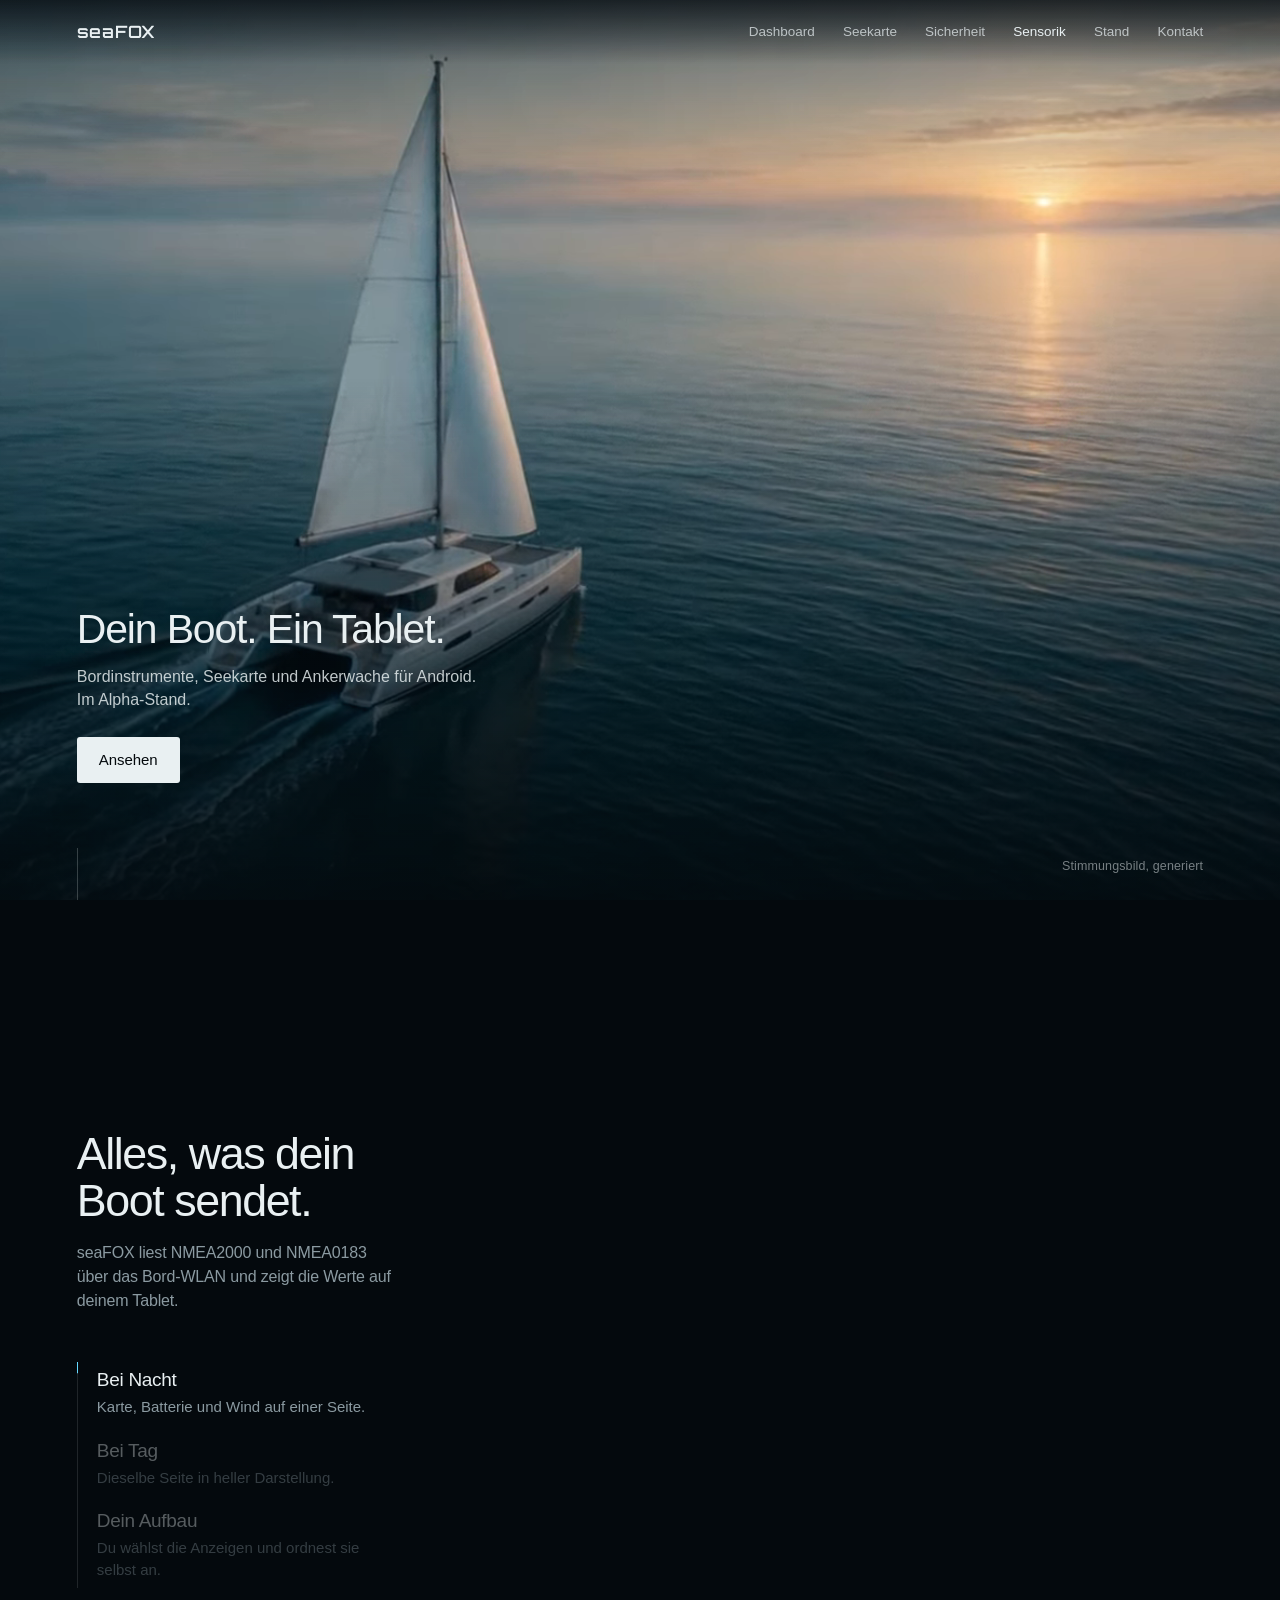
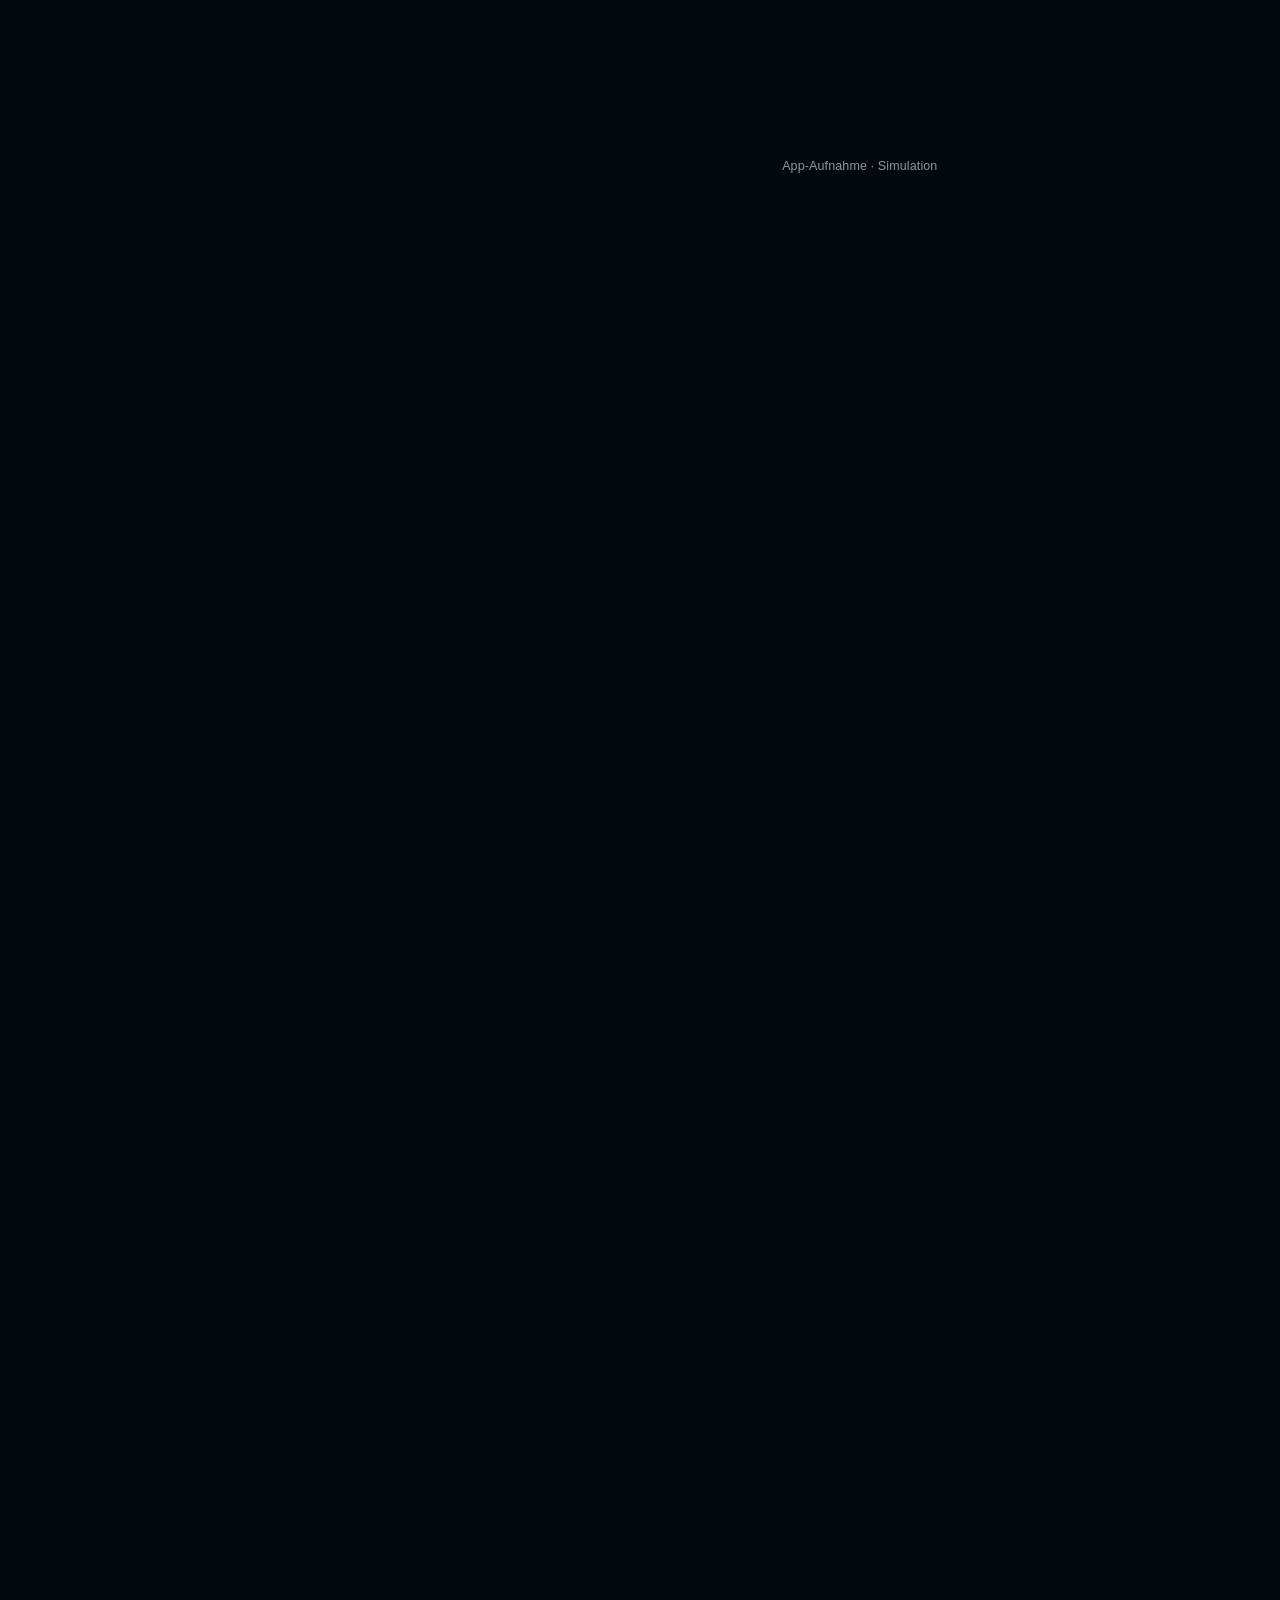
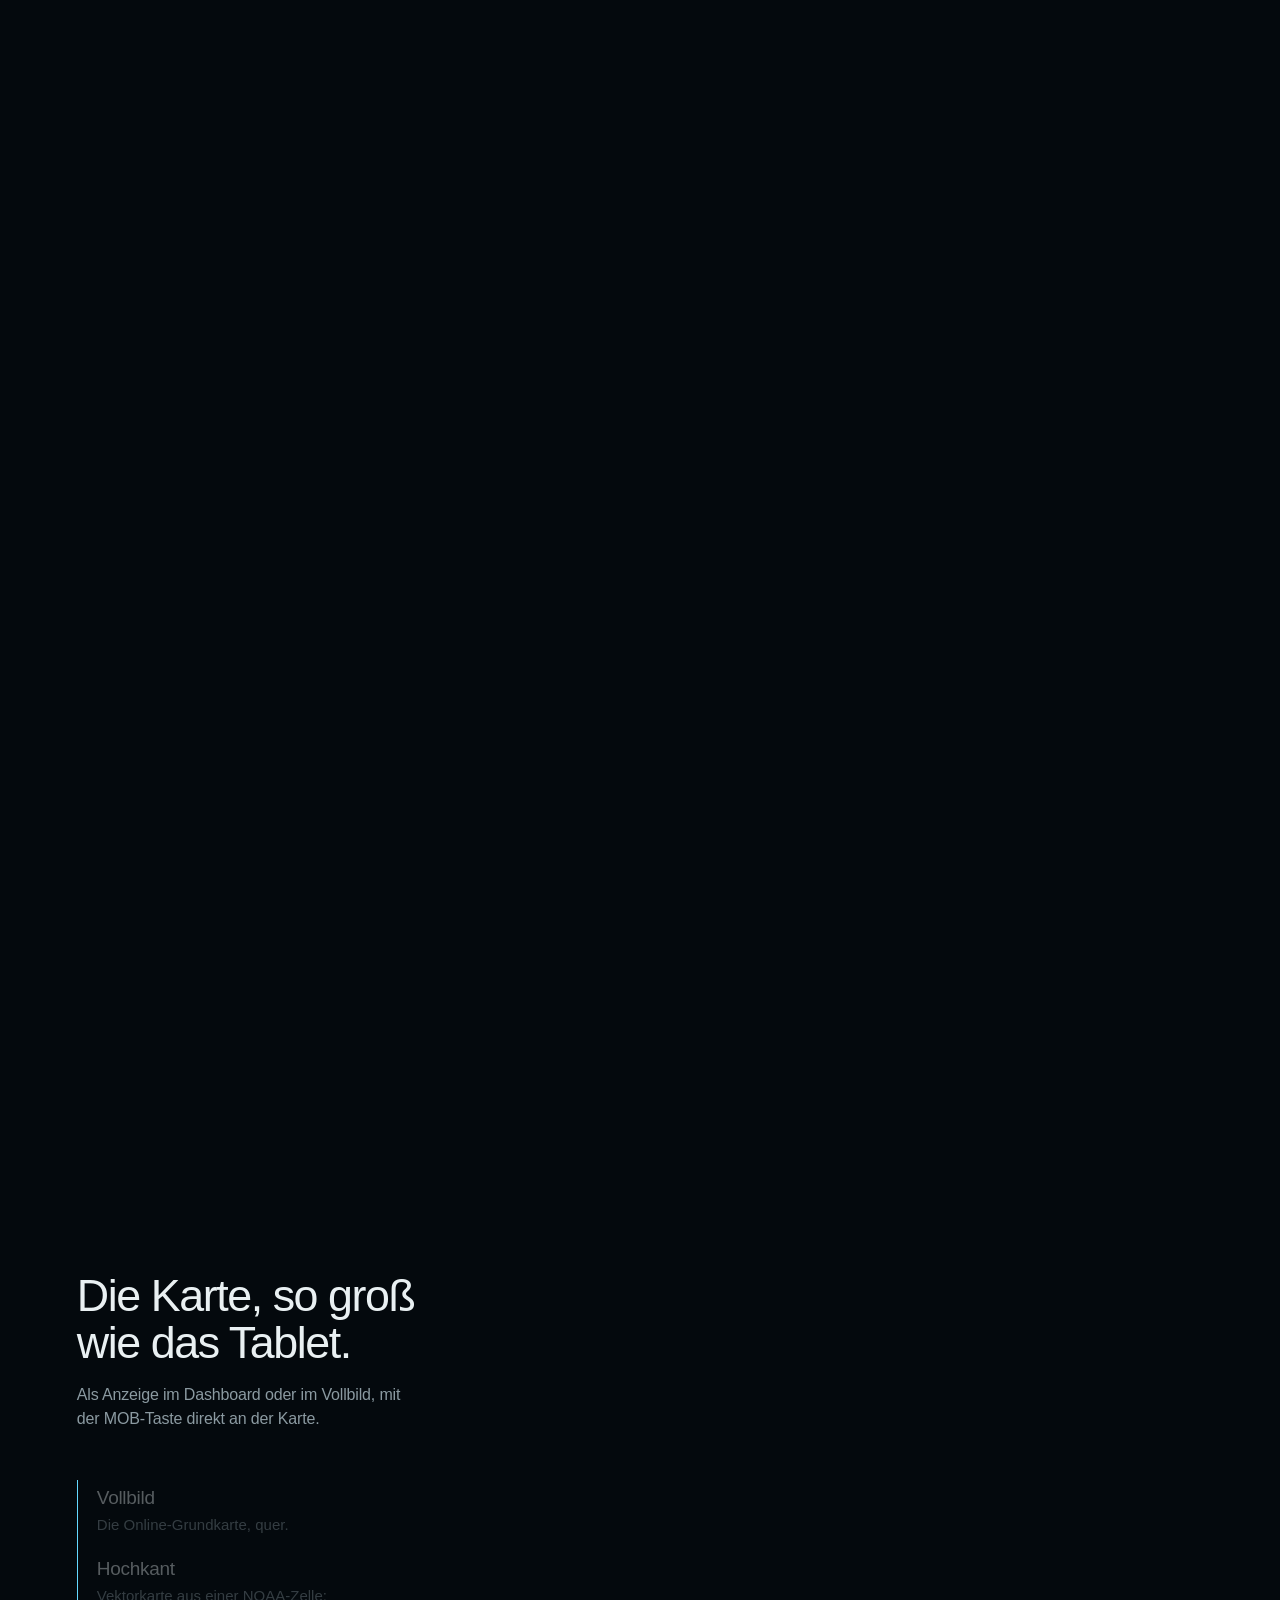
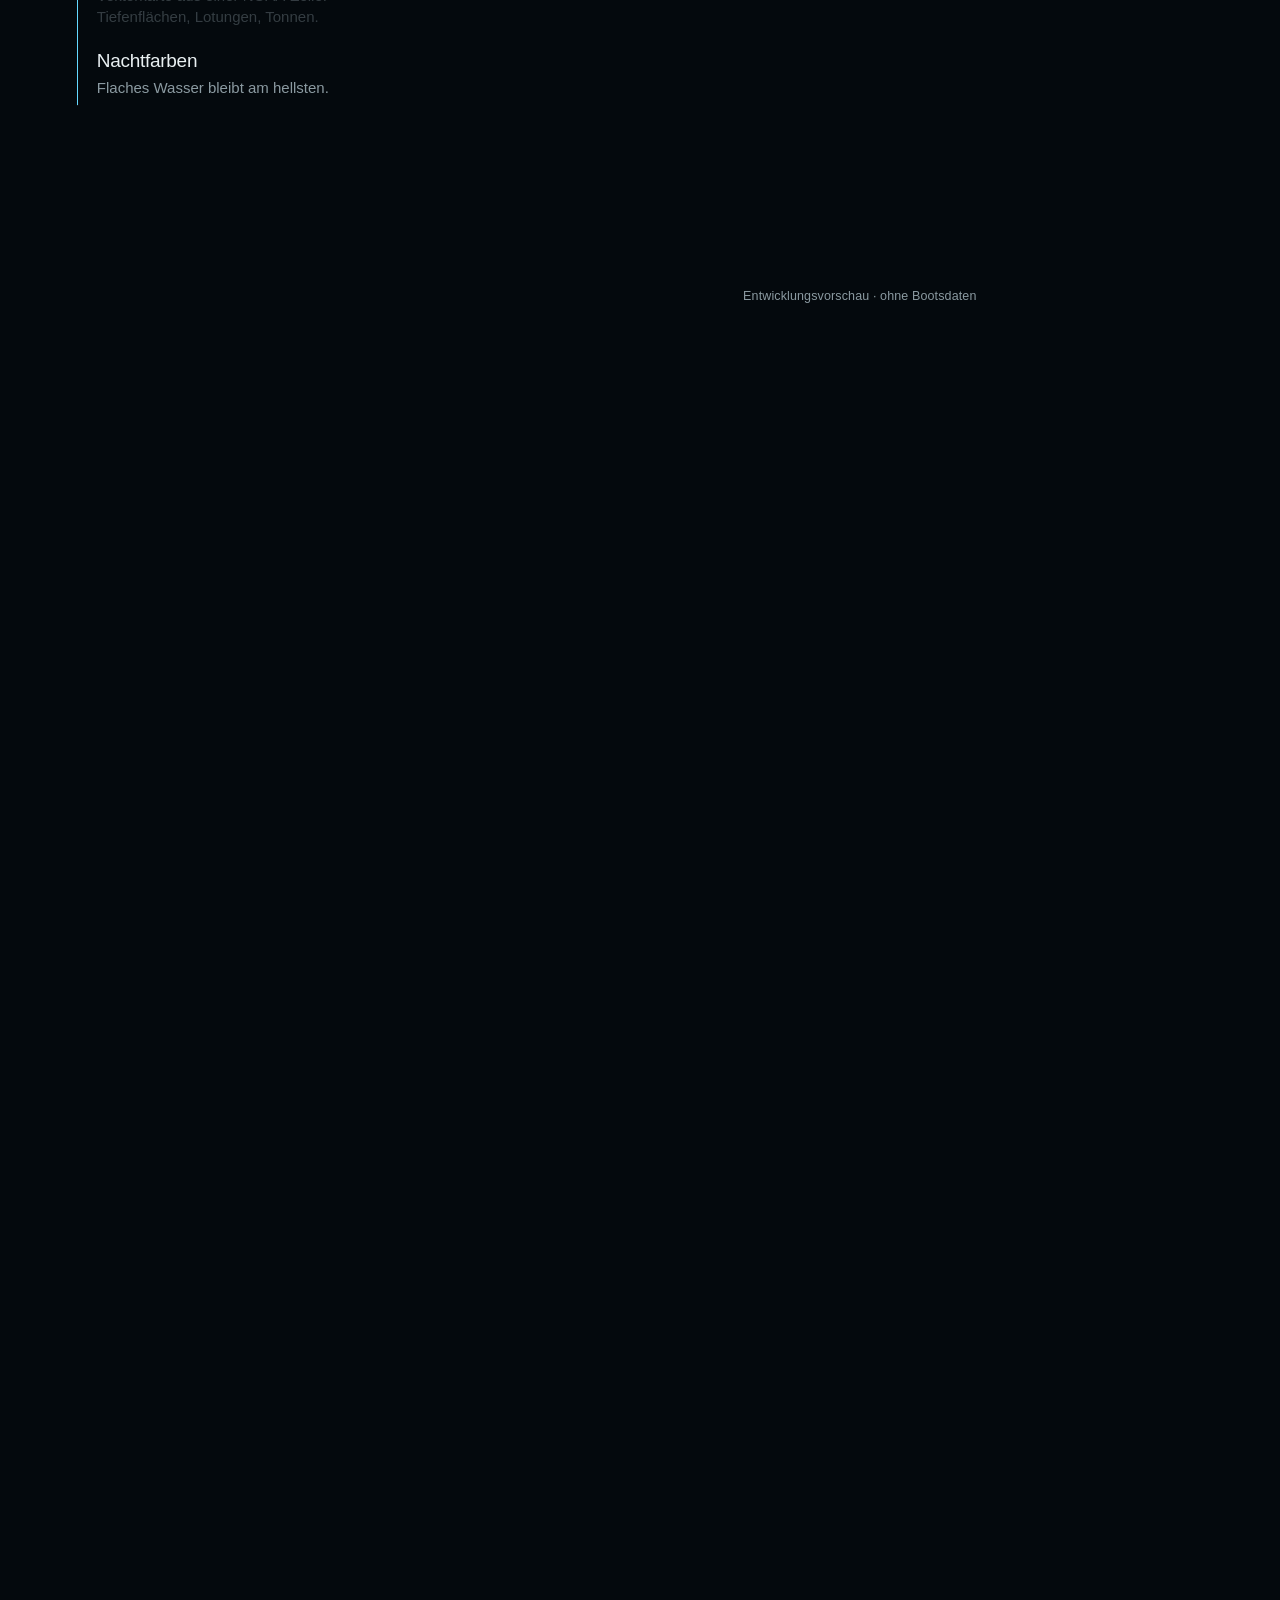
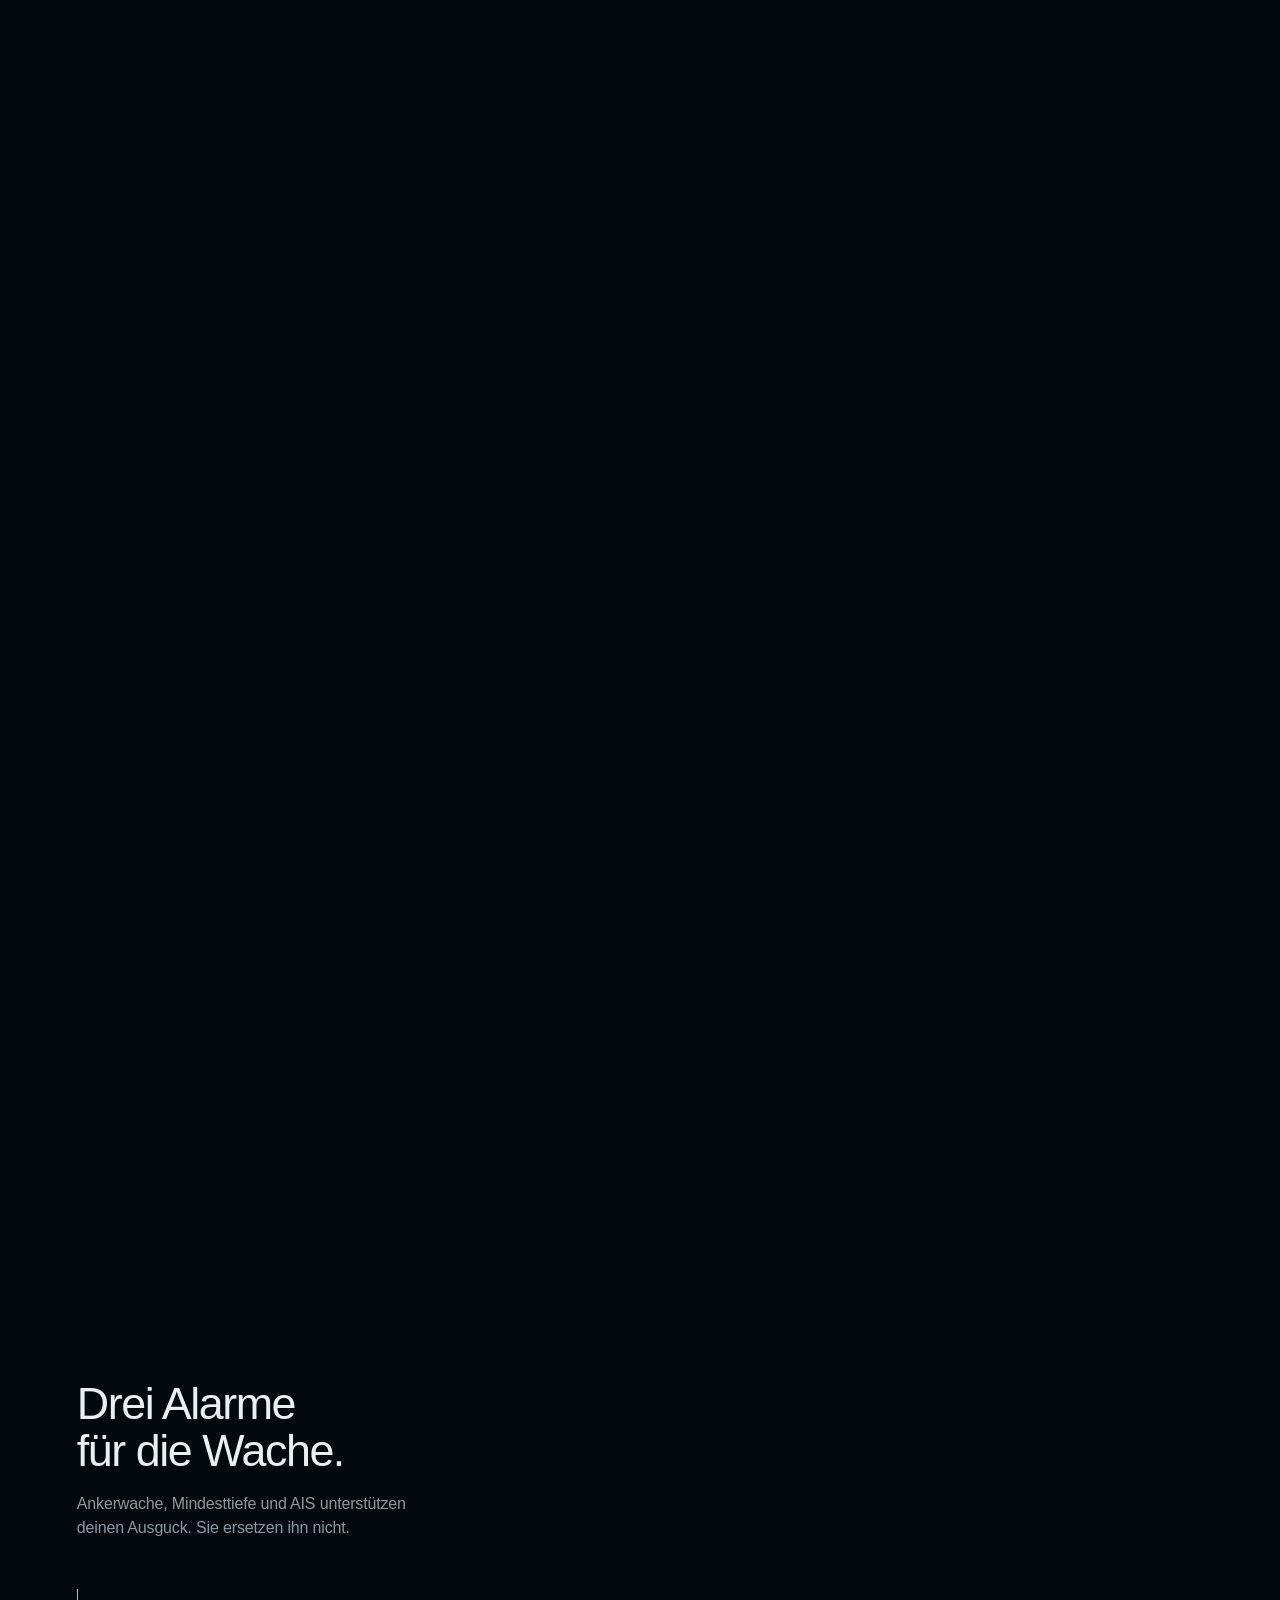
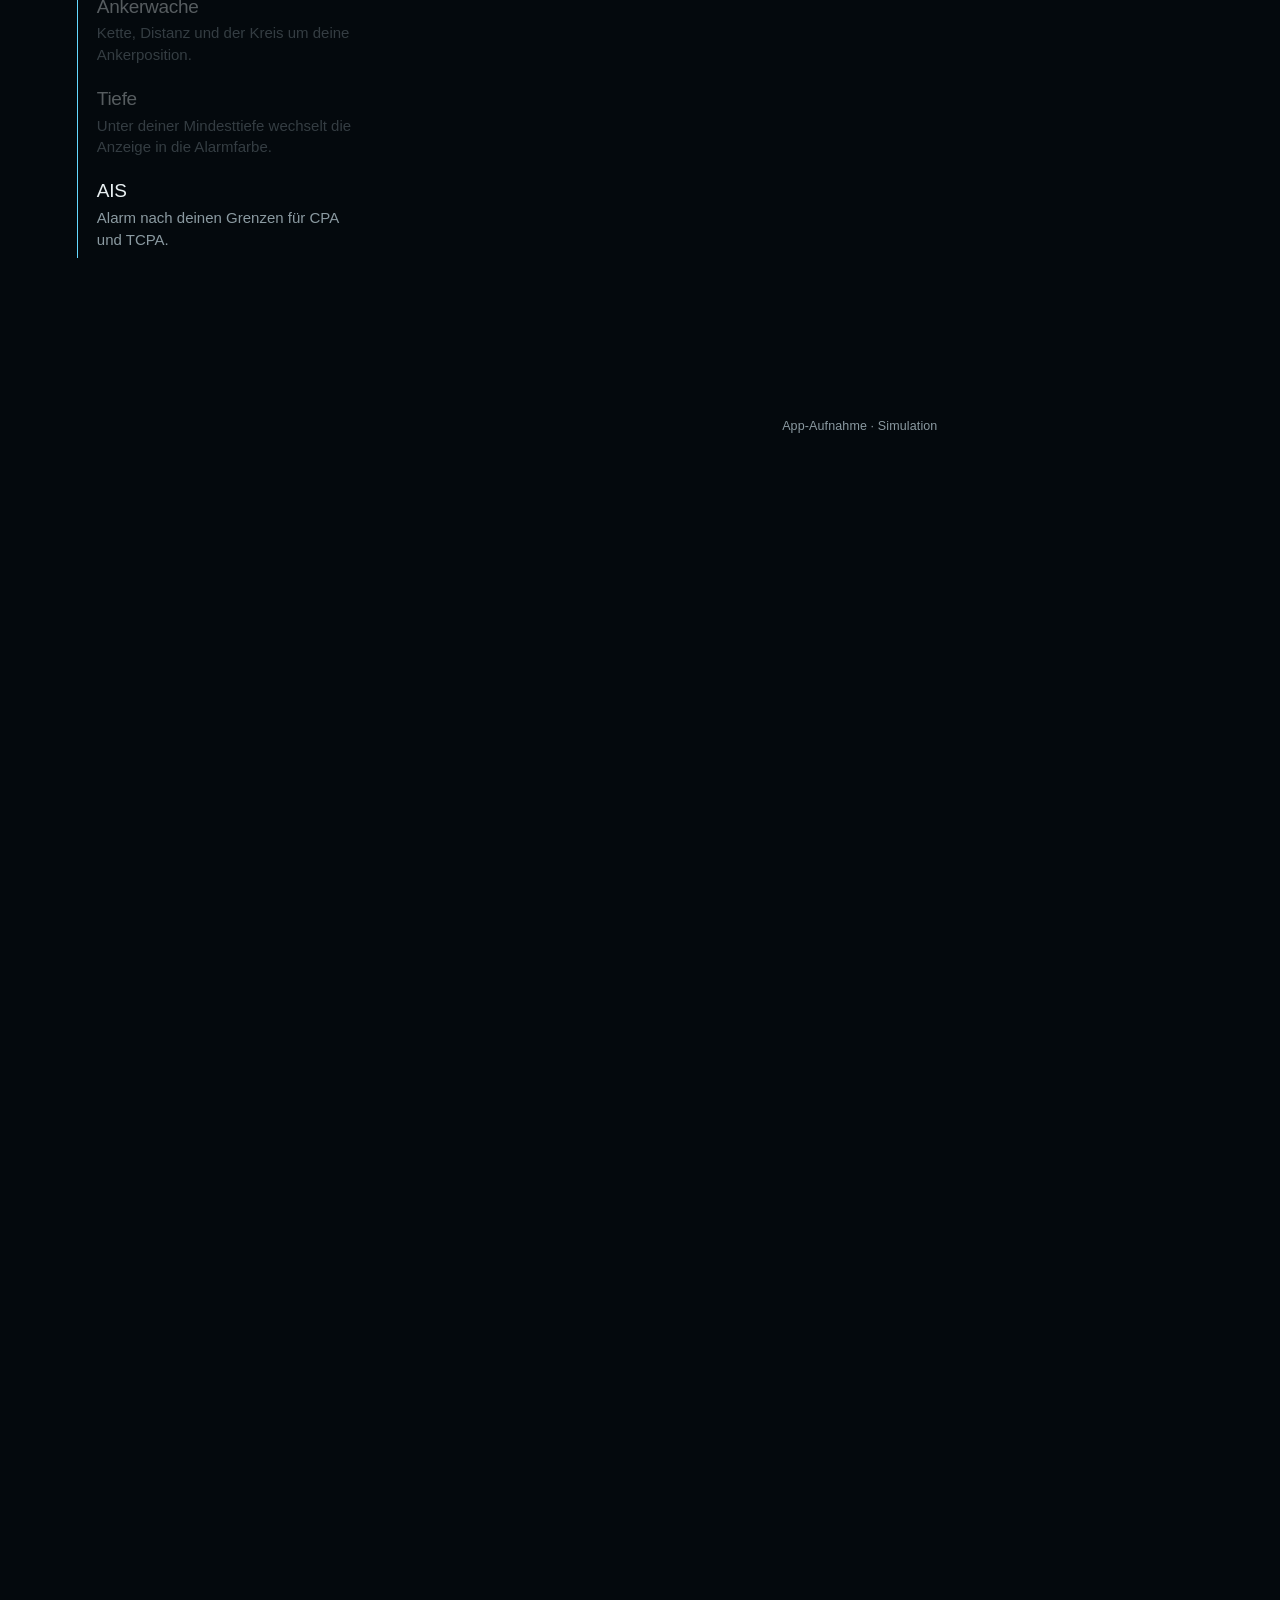
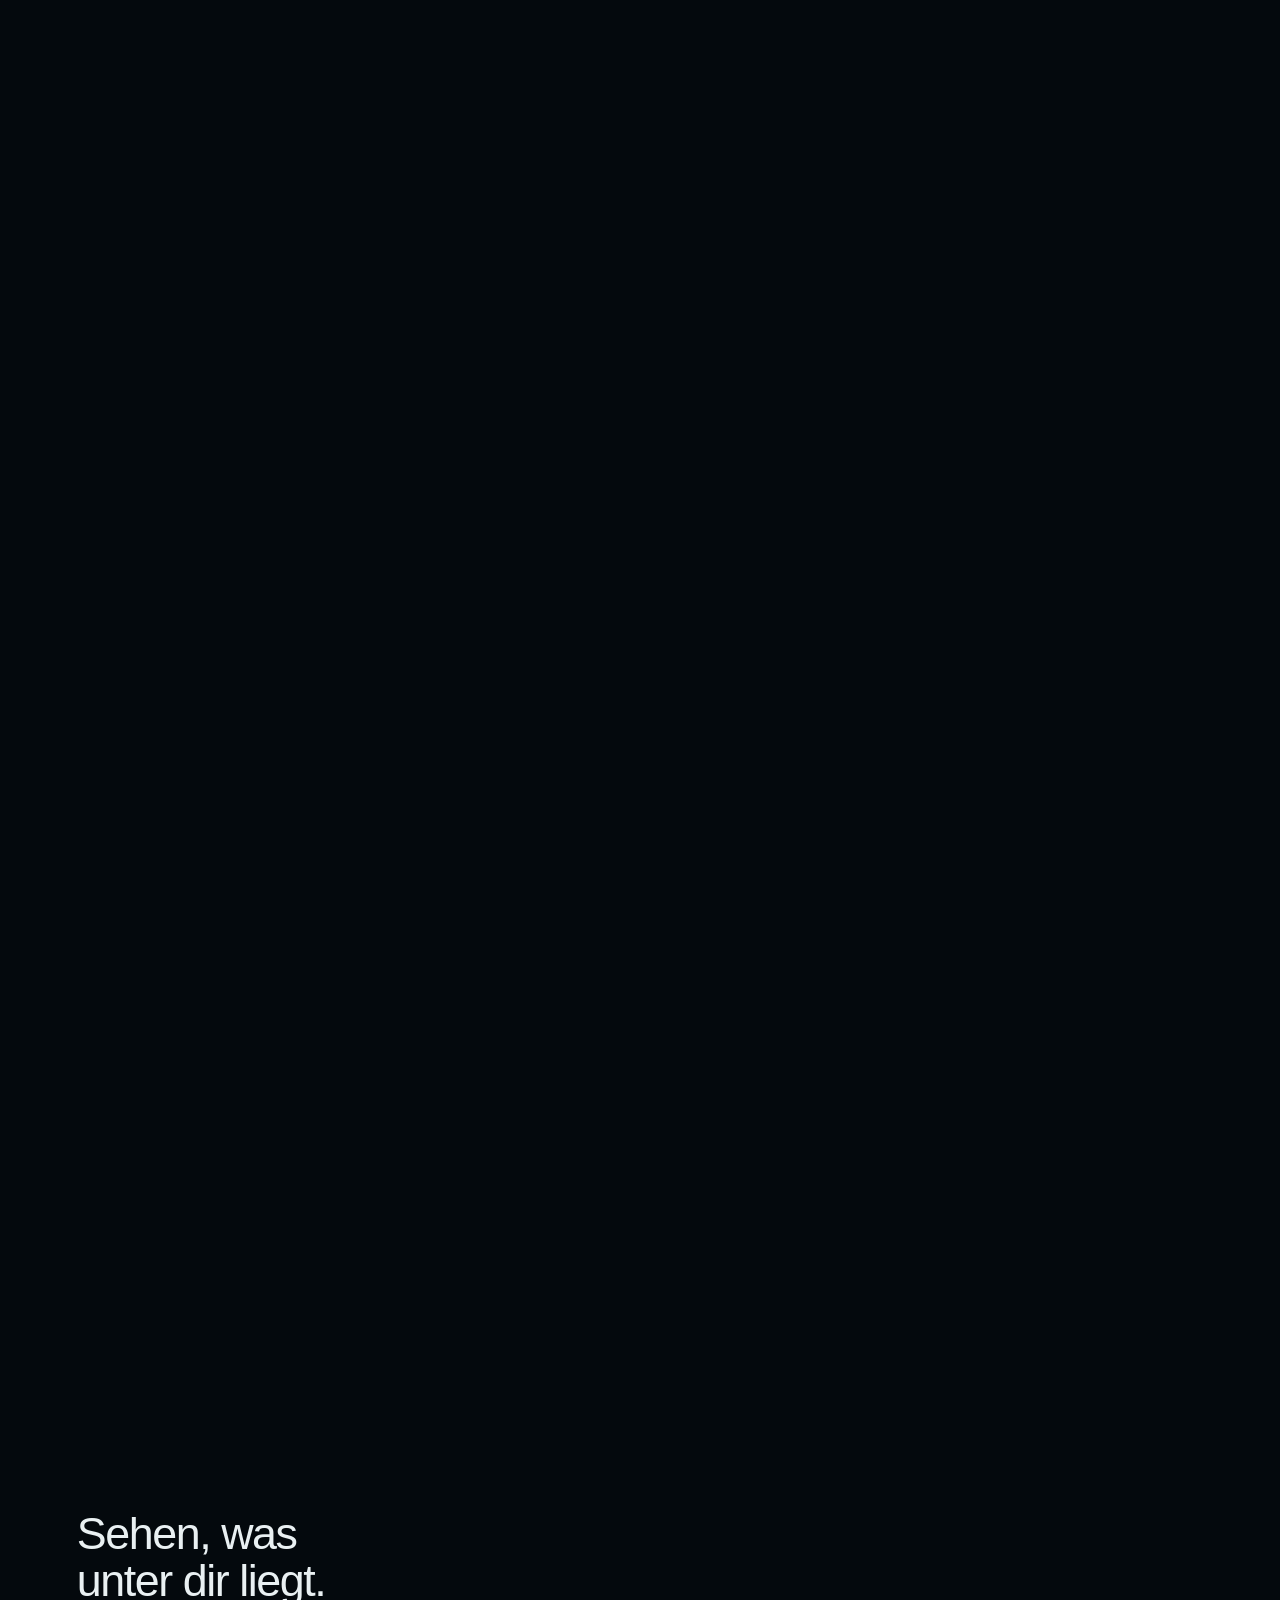
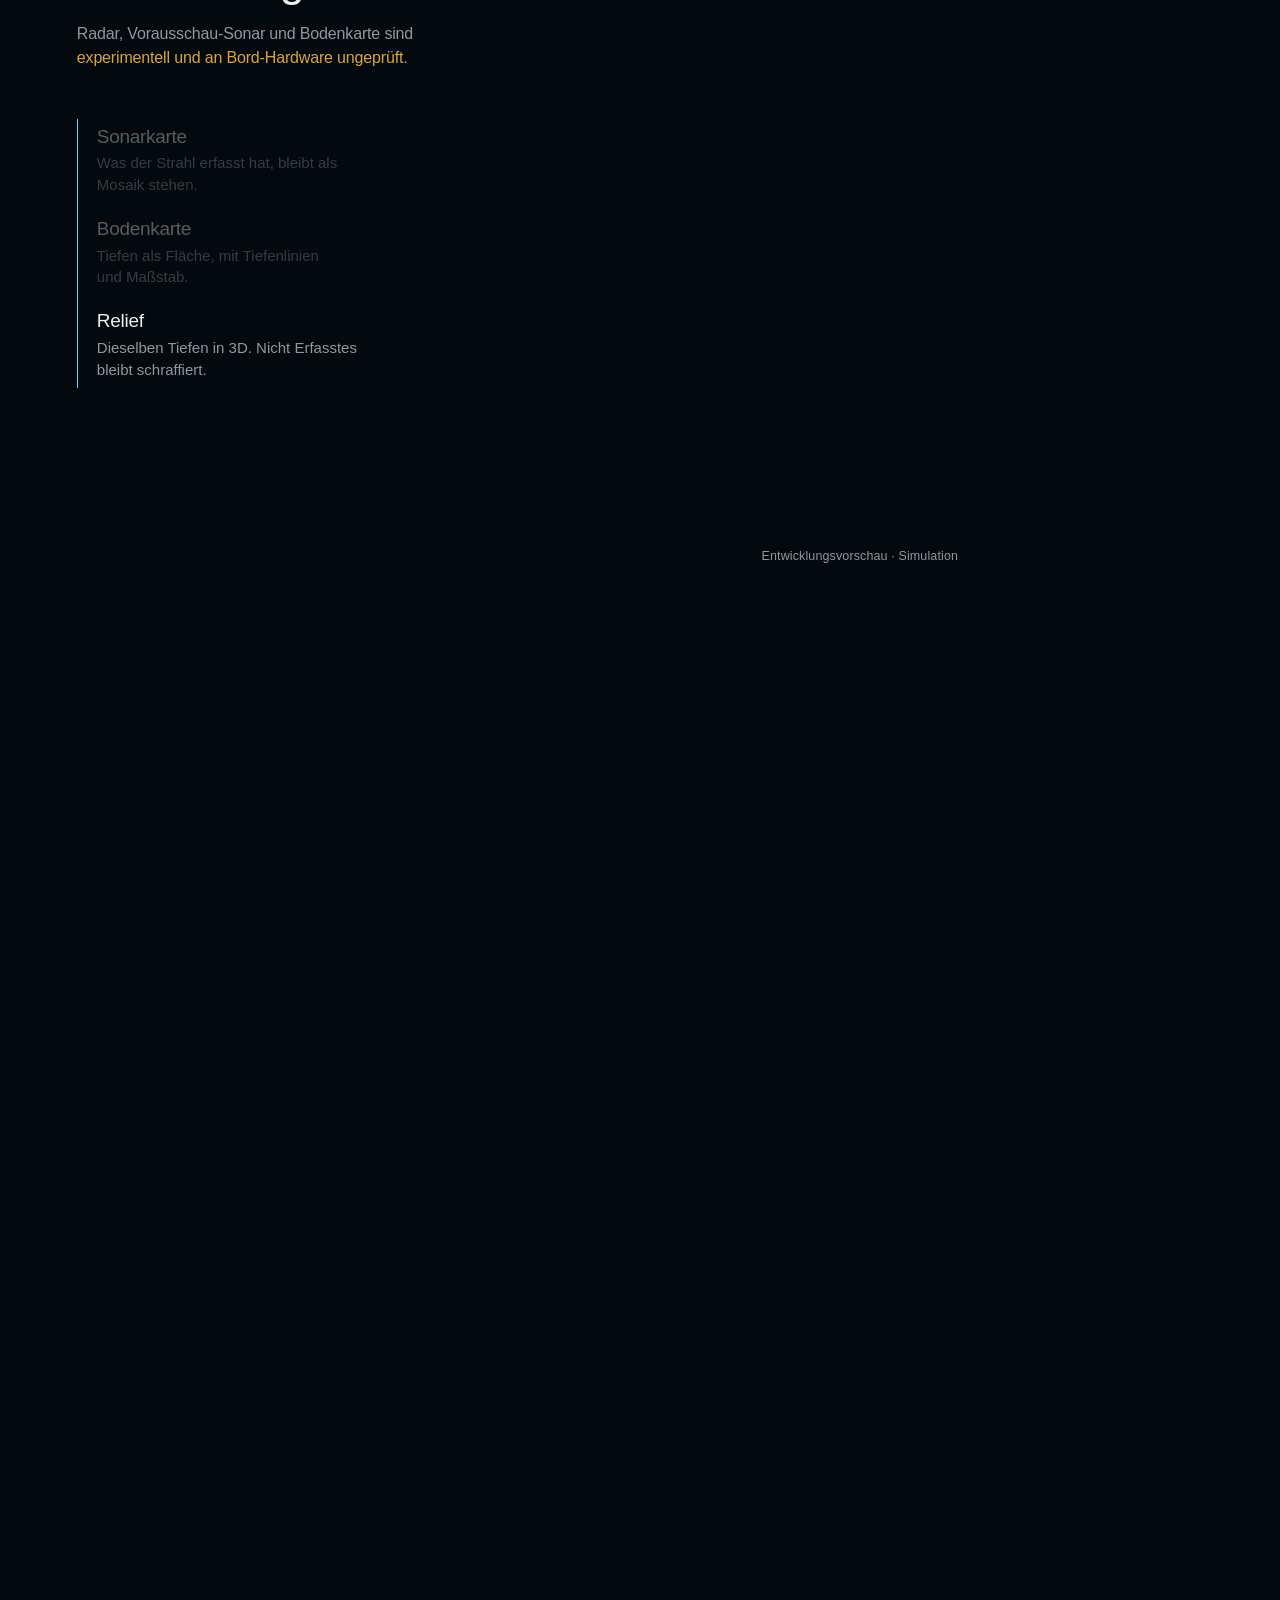
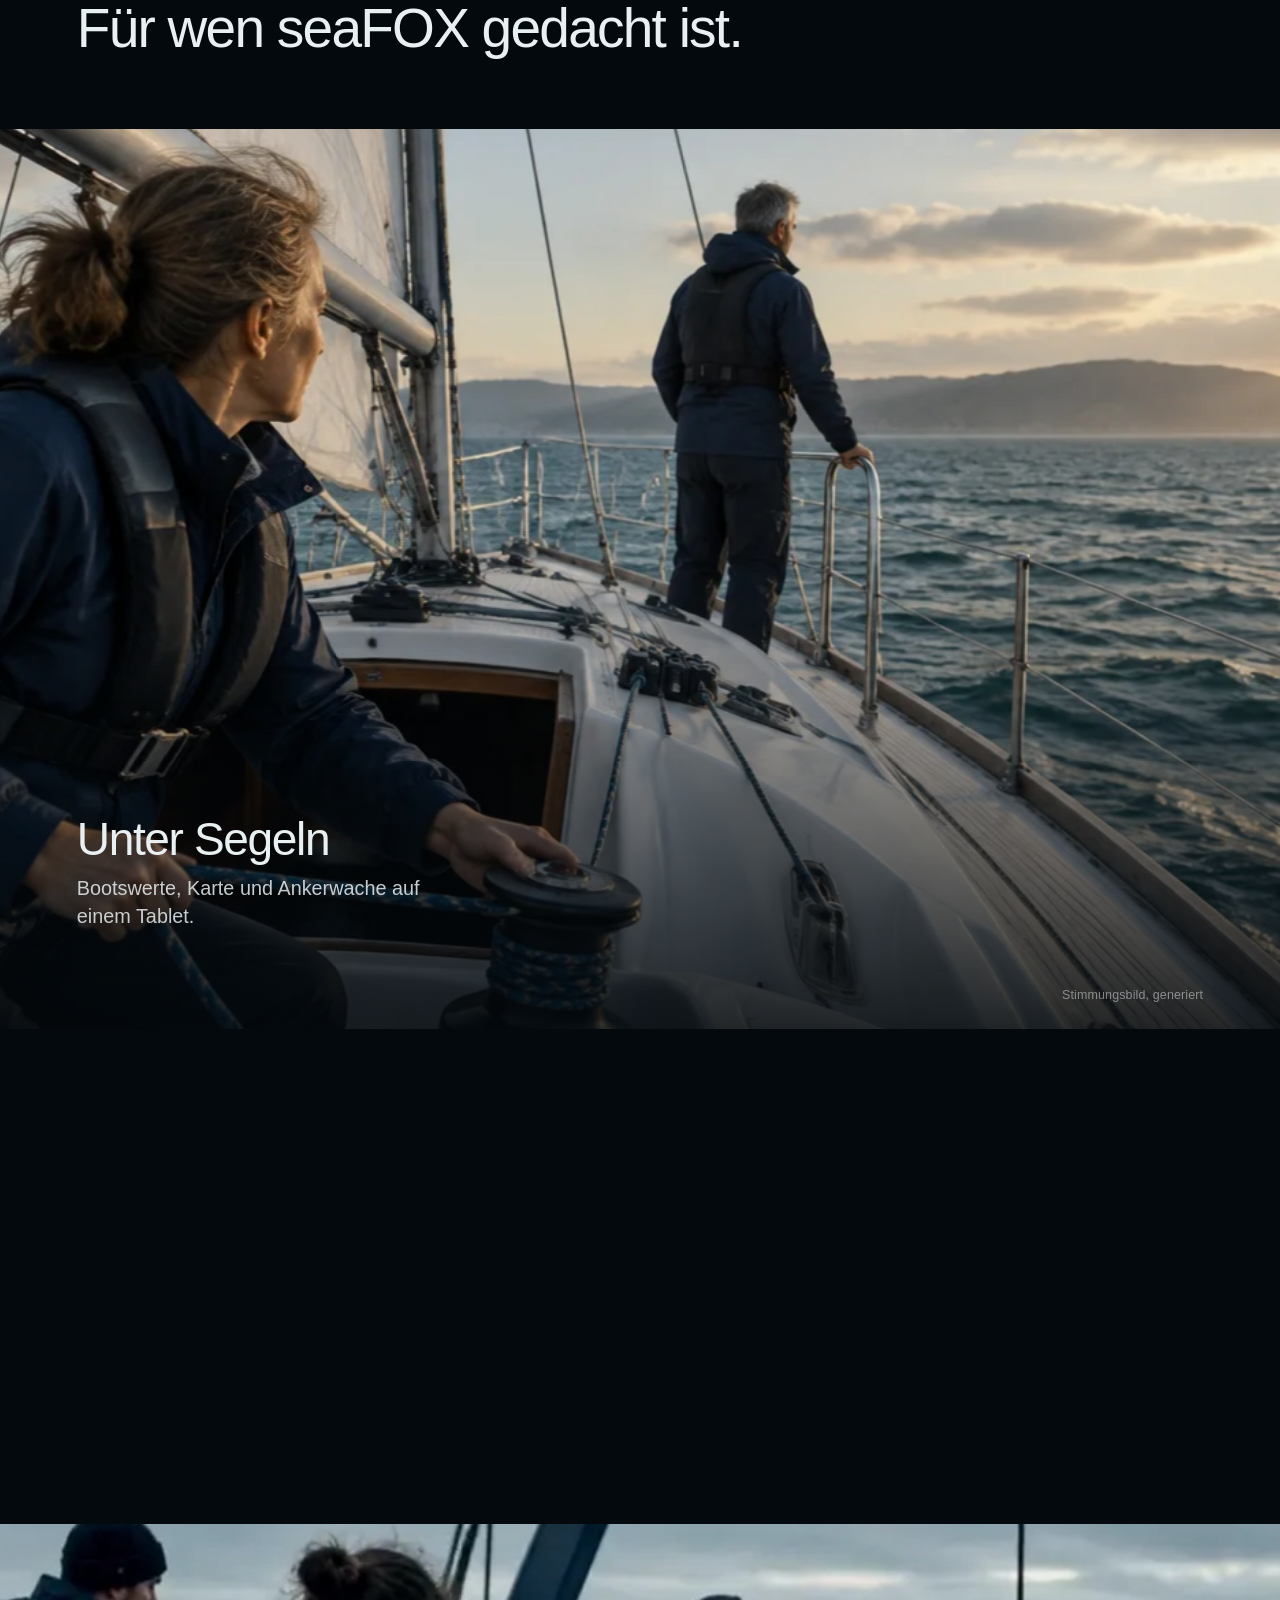
<file: v2/index.html>
<!doctype html>
<html lang="de">
<head>
<meta charset="utf-8">
<meta name="viewport" content="width=device-width, initial-scale=1, viewport-fit=cover">
<meta name="robots" content="noindex, nofollow">
<meta name="theme-color" content="#04090d">
<title>seaFOX – Bordinstrumente, Seekarte und Ankerwache für Android</title>
<meta name="description" content="seaFOX zeigt die NMEA-Daten deines Bootes auf einem Android-Tablet: Bordinstrumente, Seekarte, Ankerwache. Alpha-Stand, kein amtliches Navigationssystem.">
<link rel="icon" href="assets/img/favicon.svg" type="image/svg+xml">
<link rel="preload" as="image" href="assets/video/hero-poster.webp">
<link rel="stylesheet" href="css/site.css">
</head>
<body>
<a class="skip" href="#dashboard">Zum Inhalt springen</a>
<canvas id="field" aria-hidden="true"></canvas>

<header class="bar">
  <a class="mark" href="#top" aria-label="seaFOX, zum Seitenanfang">seaFOX</a>
  <nav aria-label="Abschnitte">
    <a href="#dashboard">Dashboard</a>
    <a href="#seekarte">Seekarte</a>
    <a href="#sicherheit">Sicherheit</a>
    <a href="#sensorik">Sensorik</a>
    <a href="#stand">Stand</a>
    <a href="#kontakt">Kontakt</a>
  </nav>
</header>

<main>

<section class="hero" id="top" aria-labelledby="hero-title">
  <div class="hero__media">
    <video id="heroVideo" autoplay muted loop playsinline preload="metadata" poster="assets/video/hero-poster.webp" aria-hidden="true" tabindex="-1">
      <source src="assets/video/hero.webm" type="video/webm">
      <source src="assets/video/hero.mp4" type="video/mp4">
    </video>
  </div>
  <div class="hero__copy">
    <h1 id="hero-title">Dein Boot. Ein Tablet.</h1>
    <p>Bordinstrumente, Seekarte und Ankerwache für Android. Im Alpha-Stand.</p>
    <a class="btn" href="#dashboard">Ansehen</a>
  </div>
  <p class="cap hero__cap">Stimmungsbild, generiert</p>
  <a class="cue" href="#dashboard" aria-label="Weiter zum Dashboard"><span></span></a>
</section>

<!-- ───────── Dashboard ───────── -->
<section class="scene" id="dashboard" data-enter="right" aria-labelledby="t-dashboard">
  <div class="scene__head">
    <h2 id="t-dashboard">Alles, was dein Boot sendet.</h2>
    <p class="lede">seaFOX liest NMEA2000 und NMEA0183 über das Bord-WLAN und zeigt die Werte auf deinem Tablet.</p>
  </div>
  <ol class="steps">
    <li class="step">
      <div class="step__text"><h3>Bei Nacht</h3><p>Karte, Batterie und Wind auf einer Seite.</p></div>
      <figure class="shot">
        <div class="device"><div class="device__screen"><img src="assets/screens/65.webp" width="1500" height="937" alt="App-Aufnahme quer, Nachtdarstellung: Seite Navigation mit Karte, Batterie, Wind und Radar-Hinweis; überall das Kennzeichen SIM." decoding="async"></div></div>
        <figcaption class="cap">App-Aufnahme · Simulation</figcaption>
      </figure>
    </li>
    <li class="step">
      <div class="step__text"><h3>Bei Tag</h3><p>Dieselbe Seite in heller Darstellung.</p></div>
      <figure class="shot">
        <div class="device"><div class="device__screen"><img src="assets/screens/60.webp" width="1500" height="937" alt="App-Aufnahme quer, Tagdarstellung: Karte, Batterie, Wind und eine Radar-Anzeige mit simulierten Echos." loading="lazy" decoding="async"></div></div>
        <figcaption class="cap">App-Aufnahme · Simulation</figcaption>
      </figure>
    </li>
    <li class="step">
      <div class="step__text"><h3>Dein Aufbau</h3><p>Du wählst die Anzeigen und ordnest sie selbst an.</p></div>
      <figure class="shot">
        <div class="device"><div class="device__screen"><img src="assets/screens/63.webp" width="1500" height="937" alt="App-Aufnahme quer: Dialog Widgets mit den Einträgen Wind, Kompass, Karten, Speed, GPS und PGN Empfang." loading="lazy" decoding="async"></div></div>
        <figcaption class="cap">App-Aufnahme · Simulation</figcaption>
      </figure>
    </li>
  </ol>
</section>

<!-- ───────── Seekarte ───────── -->
<section class="scene" id="seekarte" data-enter="left" aria-labelledby="t-seekarte">
  <div class="scene__head">
    <h2 id="t-seekarte">Die Karte, so groß wie das Tablet.</h2>
    <p class="lede">Als Anzeige im Dashboard oder im Vollbild, mit der MOB-Taste direkt an der Karte.</p>
  </div>
  <ol class="steps">
    <li class="step">
      <div class="step__text"><h3>Vollbild</h3><p>Die Online-Grundkarte, quer.</p></div>
      <figure class="shot">
        <div class="device"><div class="device__screen"><img src="assets/screens/64.webp" width="1500" height="937" alt="App-Aufnahme quer: Karte im Vollbild, Straße von Gibraltar, Tasten Schließen, Tag, MOB und Lotungen." loading="lazy" decoding="async"></div></div>
        <figcaption class="cap">App-Aufnahme · Simulation</figcaption>
      </figure>
    </li>
    <li class="step" data-o="p">
      <div class="step__text"><h3>Hochkant</h3><p>Vektorkarte aus einer NOAA-Zelle: Tiefenflächen, Lotungen, Tonnen.</p></div>
      <figure class="shot shot--p">
        <div class="device"><div class="device__screen"><img src="assets/screens/87.webp" width="937" height="1500" alt="App-Aufnahme hochkant, Tagfarben: Vektorkarte mit Tiefenflächen, Lotungen und Tonnen." loading="lazy" decoding="async"></div></div>
        <figcaption class="cap">Entwicklungsvorschau · ohne Bootsdaten</figcaption>
      </figure>
    </li>
    <li class="step" data-o="p">
      <div class="step__text"><h3>Nachtfarben</h3><p>Flaches Wasser bleibt am hellsten.</p></div>
      <figure class="shot shot--p">
        <div class="device"><div class="device__screen"><img src="assets/screens/90.webp" width="937" height="1500" alt="App-Aufnahme hochkant, Nachtfarben: dieselbe Vektorkarte mit dunklem Land und hellen Lotungen." loading="lazy" decoding="async"></div></div>
        <figcaption class="cap">Entwicklungsvorschau · ohne Bootsdaten</figcaption>
      </figure>
    </li>
  </ol>
</section>

<!-- ───────── Sicherheit ───────── -->
<section class="scene" id="sicherheit" data-enter="right" data-field="ring" aria-labelledby="t-sicherheit">
  <div class="scene__head">
    <h2 id="t-sicherheit">Drei Alarme für die Wache.</h2>
    <p class="lede">Ankerwache, Mindesttiefe und AIS unterstützen deinen Ausguck. Sie ersetzen ihn nicht.</p>
  </div>
  <ol class="steps">
    <li class="step">
      <div class="step__text"><h3>Ankerwache</h3><p>Kette, Distanz und der Kreis um deine Ankerposition.</p></div>
      <figure class="shot">
        <div class="device"><div class="device__screen"><img src="assets/screens/82.webp" width="1500" height="937" alt="App-Aufnahme quer: sieben Anzeigen, darunter Tiefe mit Alarmgrenze, Kompass, Wind und Ankerwache mit Kreis." loading="lazy" decoding="async"></div></div>
        <figcaption class="cap">Entwicklungsvorschau · Simulation</figcaption>
      </figure>
    </li>
    <li class="step" data-o="p">
      <div class="step__text"><h3>Tiefe</h3><p>Unter deiner Mindesttiefe wechselt die Anzeige in die Alarmfarbe.</p></div>
      <figure class="shot shot--p">
        <div class="device"><div class="device__screen"><img src="assets/screens/32.webp" width="937" height="1500" alt="App-Aufnahme hochkant: Seite Instrumente, die Tiefenanzeige mit rotem Alarmrahmen und der Taste Stumm." loading="lazy" decoding="async"></div></div>
        <figcaption class="cap">App-Aufnahme · Simulation</figcaption>
      </figure>
    </li>
    <li class="step" data-o="p">
      <div class="step__text"><h3>AIS</h3><p>Alarm nach deinen Grenzen für CPA und TCPA.</p></div>
      <figure class="shot shot--p">
        <div class="device"><div class="device__screen"><img src="assets/screens/43.webp" width="937" height="1500" alt="App-Aufnahme hochkant: Seite Anker mit Ankerwache und einer AIS-Anzeige im Alarmzustand." loading="lazy" decoding="async"></div></div>
        <figcaption class="cap">App-Aufnahme · Simulation</figcaption>
      </figure>
    </li>
  </ol>
</section>

<!-- ───────── Sensorik ───────── -->
<section class="scene" id="sensorik" data-enter="below" data-field="sweep" aria-labelledby="t-sensorik">
  <div class="scene__head">
    <h2 id="t-sensorik">Sehen, was unter dir liegt.</h2>
    <p class="lede">Radar, Vorausschau-Sonar und Bodenkarte sind <span class="warn">experimentell und an Bord-Hardware ungeprüft</span>.</p>
  </div>
  <ol class="steps">
    <li class="step">
      <div class="step__text"><h3>Sonarkarte</h3><p>Was der Strahl erfasst hat, bleibt als Mosaik stehen.</p></div>
      <figure class="shot">
        <div class="device"><div class="device__screen"><img src="assets/screens/111.webp" width="1500" height="937" alt="App-Aufnahme quer: Sonarkarte im Vollbild mit Bootssymbol, Strahl, Ebenenwahl und Datenfeldern." loading="lazy" decoding="async"></div></div>
        <figcaption class="cap">App-Aufnahme · Simulation</figcaption>
      </figure>
    </li>
    <li class="step">
      <div class="step__text"><h3>Bodenkarte</h3><p>Tiefen als Fläche, mit Tiefenlinien und Maßstab.</p></div>
      <figure class="shot">
        <div class="device"><div class="device__screen"><img src="assets/screens/134.webp" width="1920" height="1200" alt="App-Aufnahme quer: Bodenkarte im Vollbild, Ebene Tiefen, mit gestrichelten Tiefenlinien bei 6 und 8 Metern." loading="lazy" decoding="async"></div></div>
        <figcaption class="cap">Entwicklungsvorschau · Simulation</figcaption>
      </figure>
    </li>
    <li class="step">
      <div class="step__text"><h3>Relief</h3><p>Dieselben Tiefen in 3D. Nicht Erfasstes bleibt schraffiert.</p></div>
      <figure class="shot">
        <div class="device"><div class="device__screen"><img src="assets/screens/133.webp" width="1920" height="1200" alt="App-Aufnahme quer: Seite Sonar mit Vorausschau-Sonar und Bodenkarte in der 3D-Ansicht." loading="lazy" decoding="async"></div></div>
        <figcaption class="cap">Entwicklungsvorschau · Simulation</figcaption>
      </figure>
    </li>
  </ol>
</section>

<!-- ───────── Für wen ───────── -->
<section class="moods" id="fuer-wen" aria-labelledby="t-wen">
  <div class="moods__head">
    <h2 id="t-wen">Für wen seaFOX gedacht ist.</h2>
  </div>
  <article class="mood">
    <div class="mood__media"><img src="assets/img/sailing.webp" width="1344" height="752" alt="" loading="lazy" decoding="async"></div>
    <div class="mood__copy"><h3>Unter Segeln</h3><p>Bootswerte, Karte und Ankerwache auf einem Tablet.</p></div>
    <p class="cap mood__cap">Stimmungsbild, generiert</p>
  </article>
  <article class="mood">
    <div class="mood__media"><video muted loop playsinline preload="none" poster="assets/img/research.webp" aria-hidden="true" tabindex="-1"><source src="assets/video/research.mp4" type="video/mp4"></video></div>
    <div class="mood__copy"><h3>Bei der Arbeit</h3><p>Jeder Wert zeigt seine Herkunft: live, veraltet oder simuliert.</p></div>
    <p class="cap mood__cap">Stimmungsbild, generiert</p>
  </article>
  <article class="mood">
    <div class="mood__media"><video muted loop playsinline preload="none" poster="assets/img/family.webp" aria-hidden="true" tabindex="-1"><source src="assets/video/family.mp4" type="video/mp4"></video></div>
    <div class="mood__copy"><h3>Mit Kindern</h3><p>Gemeinsam auf die Karte und die eigenen Lotungen schauen.</p></div>
    <p class="cap mood__cap">Stimmungsbild, generiert</p>
  </article>
</section>

<!-- ───────── Stand ───────── -->
<section class="plain" id="stand" aria-labelledby="t-stand">
  <div class="plain__grid">
    <h2 id="t-stand">Ehrlich: Das ist eine Alpha.</h2>
    <div class="plain__body">
      <p class="statement">seaFOX ist kein amtliches Navigationssystem und nicht für die alleinige Navigation bestimmt.</p>
      <dl class="facts">
        <div><dt>Läuft</dt><dd>Dashboard, Seekarte und Alarme – bisher mit Simulatordaten auf einem Emulator.</dd></div>
        <div><dt>Experimentell</dt><dd>Radar, Sonar und Bodenkarte. An keiner Bord-Hardware geprüft.</dd></div>
        <div><dt>Offen</dt><dd>Die Abnahme auf echten Tablets. Kein Termin, kein Download.</dd></div>
      </dl>
      <details class="note note--flush">
        <summary>Was du noch wissen solltest</summary>
        <p>Wer das Boot führt, bleibt verantwortlich für Kurs, Kollisionsvermeidung, Tiefgang und Wetter. Kartendaten, GPS, AIS und Sensorwerte können unvollständig, veraltet oder gestört sein. seaFOX läuft auf Android ab Version 7.0, auf Deutsch. Seiten, Anordnung und Einstellungen bleiben lokal auf dem Tablet; nur die Online-Grundkarte lädt Kacheln aus dem Internet.</p>
      </details>
    </div>
  </div>
</section>

<!-- ───────── Kontakt ───────── -->
<section class="plain plain--end" id="kontakt" aria-labelledby="t-kontakt">
  <div class="plain__grid">
    <h2 id="t-kontakt">Früh dabei sein?</h2>
    <div class="plain__body">
      <p class="statement statement--soft">Du hast ein Boot mit NMEA-Netz und ein Android-Tablet. Dann melde dich.</p>
      <a class="btn btn--line" href="../impressum.html">Kontakt im Impressum</a>
    </div>
  </div>
</section>

</main>

<footer class="foot">
  <a class="mark" href="#top">seaFOX</a>
  <p>App-Bilder sind Aufnahmen aus einem Emulator. Tablet-Rahmen und Linienfeld: Illustration.</p>
  <nav aria-label="Rechtliches">
    <a href="../impressum.html">Impressum</a>
    <a href="../datenschutz.html">Datenschutz</a>
    <a href="../bildnachweis.html">Bildnachweis</a>
  </nav>
</footer>

<script src="js/field.js" defer></script>
<script src="js/site.js" defer></script>
</body>
</html>
</file>
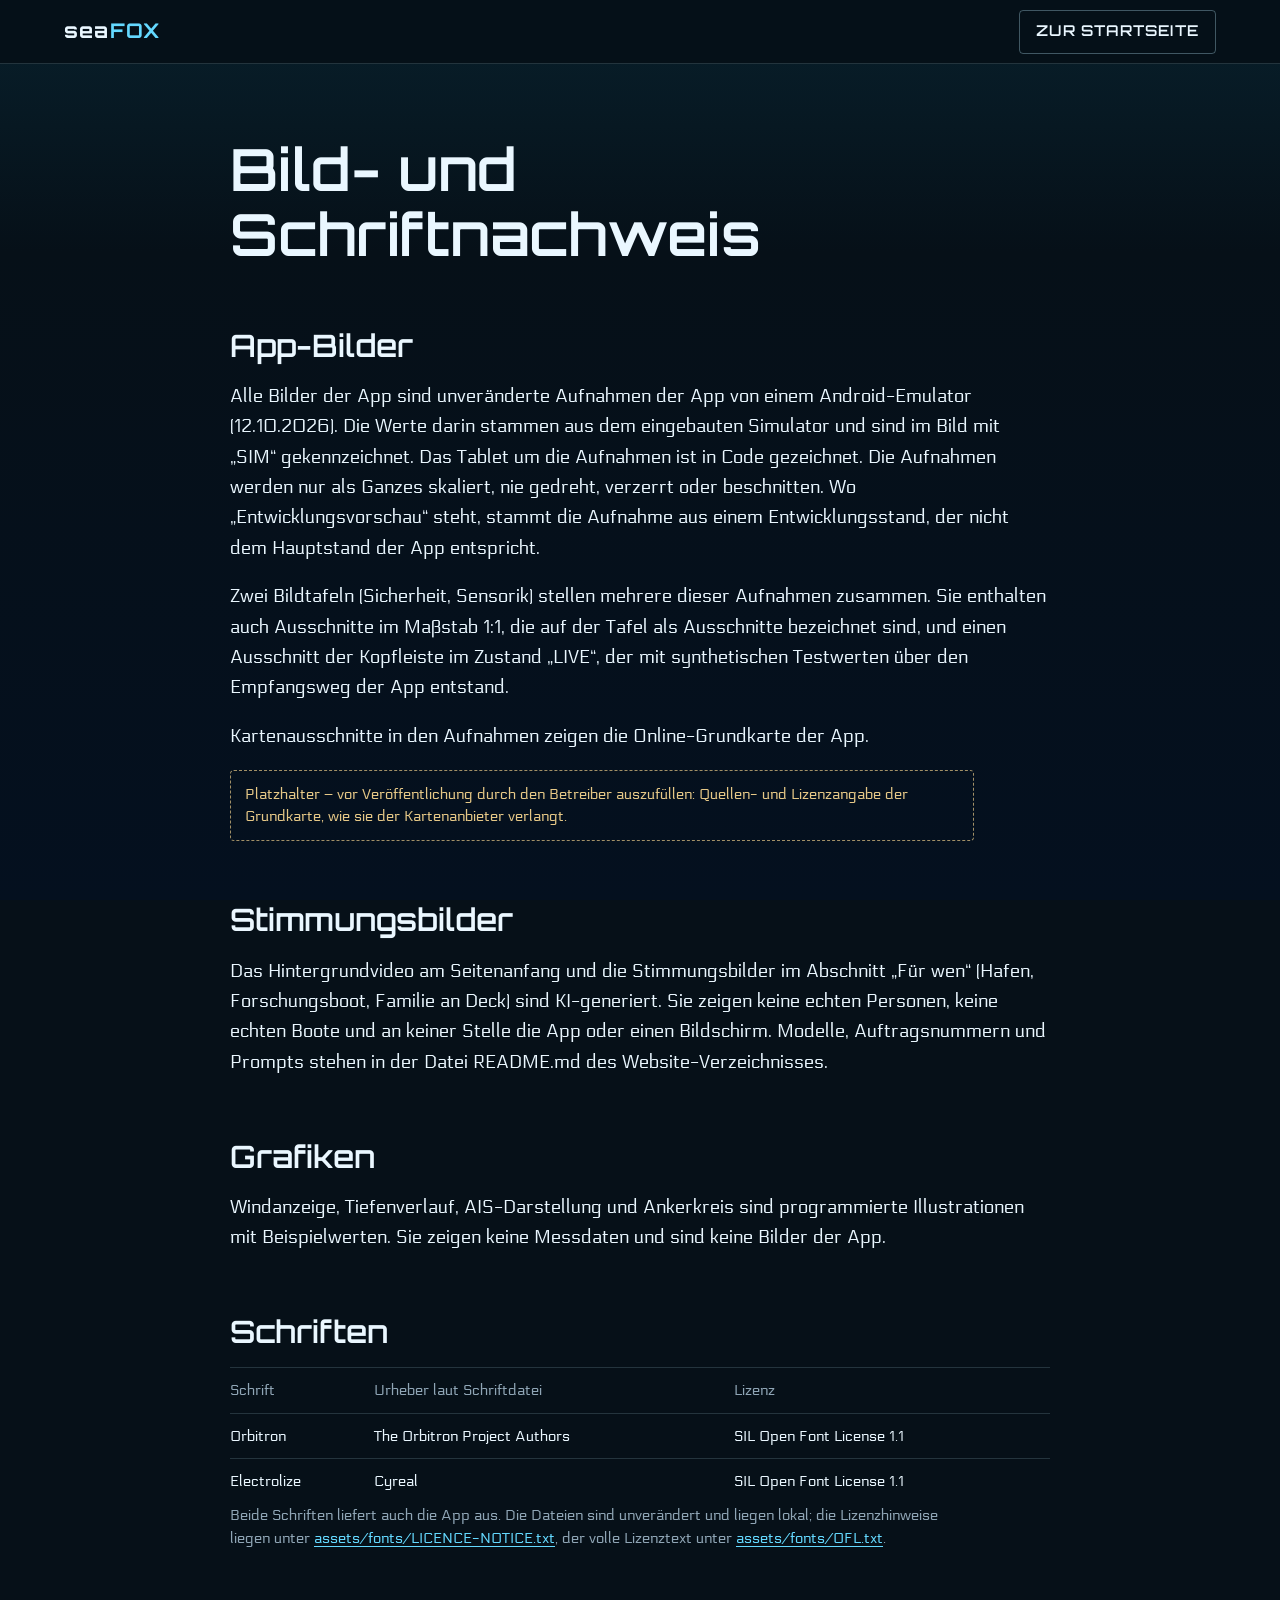
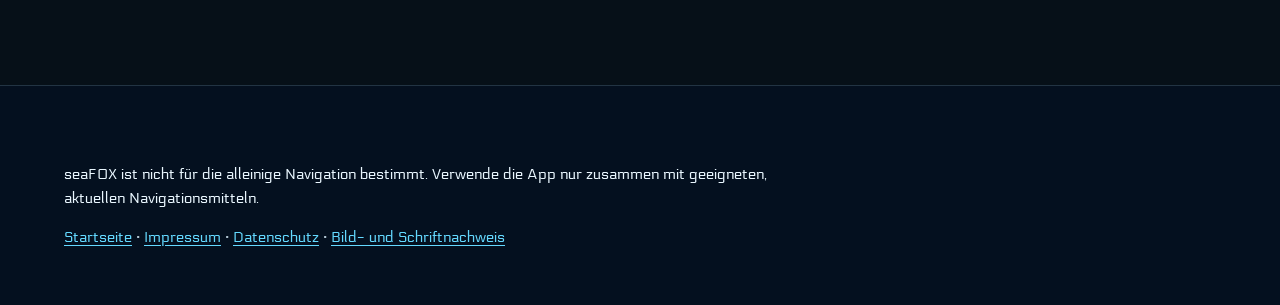
<file: bildnachweis.html>
<!doctype html>
<html lang="de">
<head>
<meta charset="utf-8">
<meta name="viewport" content="width=device-width, initial-scale=1">
<title>Bild- und Schriftnachweis – seaFOX</title>
<meta name="robots" content="noindex, nofollow">
<meta name="theme-color" content="#061018">
<link rel="stylesheet" href="css/site.css">
<link rel="icon" href="assets/img/favicon.svg" type="image/svg+xml">
</head>
<body>
<a class="skip" href="#main">Zum Inhalt springen</a>
<header class="nav is-solid">
  <a class="wordmark" href="index.html" aria-label="seaFOX, zur Startseite"><span>sea<b>FOX</b></span></a>
  <a class="btn btn--quiet" href="index.html">Zur Startseite</a>
</header>
<main id="main" class="wrap legal">
<h1>Bild- und Schriftnachweis</h1>
<h2>App-Bilder</h2>
<p>Alle Bilder der App sind unveränderte Aufnahmen der App von einem Android-Emulator (12.10.2026). Die Werte darin stammen aus dem eingebauten Simulator und sind im Bild mit „SIM“ gekennzeichnet. Das Tablet um die Aufnahmen ist in Code gezeichnet. Die Aufnahmen werden nur als Ganzes skaliert, nie gedreht, verzerrt oder beschnitten. Wo „Entwicklungsvorschau“ steht, stammt die Aufnahme aus einem Entwicklungsstand, der nicht dem Hauptstand der App entspricht.</p>
<p>Zwei Bildtafeln (Sicherheit, Sensorik) stellen mehrere dieser Aufnahmen zusammen. Sie enthalten auch Ausschnitte im Maßstab 1:1, die auf der Tafel als Ausschnitte bezeichnet sind, und einen Ausschnitt der Kopfleiste im Zustand „LIVE“, der mit synthetischen Testwerten über den Empfangsweg der App entstand.</p>
<p>Kartenausschnitte in den Aufnahmen zeigen die Online-Grundkarte der App.</p>
<p class="ph">Platzhalter – vor Veröffentlichung durch den Betreiber auszufüllen: Quellen- und Lizenzangabe der Grundkarte, wie sie der Kartenanbieter verlangt.</p>
<h2>Stimmungsbilder</h2>
<p>Das Hintergrundvideo am Seitenanfang und die Stimmungsbilder im Abschnitt „Für wen“ (Hafen, Forschungsboot, Familie an Deck) sind KI-generiert. Sie zeigen keine echten Personen, keine echten Boote und an keiner Stelle die App oder einen Bildschirm. Modelle, Auftragsnummern und Prompts stehen in der Datei README.md des Website-Verzeichnisses.</p>
<h2>Grafiken</h2>
<p>Windanzeige, Tiefenverlauf, AIS-Darstellung und Ankerkreis sind programmierte Illustrationen mit Beispielwerten. Sie zeigen keine Messdaten und sind keine Bilder der App.</p>
<h2>Schriften</h2>
<table>
  <tr><th>Schrift</th><th>Urheber laut Schriftdatei</th><th>Lizenz</th></tr>
  <tr><td>Orbitron</td><td>The Orbitron Project Authors</td><td>SIL Open Font License 1.1</td></tr>
  <tr><td>Electrolize</td><td>Cyreal</td><td>SIL Open Font License 1.1</td></tr>
</table>
<p class="small">Beide Schriften liefert auch die App aus. Die Dateien sind unverändert und liegen lokal; die Lizenzhinweise liegen unter <a href="assets/fonts/LICENCE-NOTICE.txt">assets/fonts/LICENCE-NOTICE.txt</a>, der volle Lizenztext unter <a href="assets/fonts/OFL.txt">assets/fonts/OFL.txt</a>.</p>

</main>
<footer>
  <div class="wrap">
    <p class="safety" style="color:var(--text);max-width:60em">seaFOX ist nicht für die alleinige Navigation bestimmt. Verwende die App nur zusammen mit geeigneten, aktuellen Navigationsmitteln.</p>
    <p><a href="index.html">Startseite</a> · <a href="impressum.html">Impressum</a> · <a href="datenschutz.html">Datenschutz</a> · <a href="bildnachweis.html">Bild- und Schriftnachweis</a></p>
  </div>
</footer>
</body>
</html>
</file>
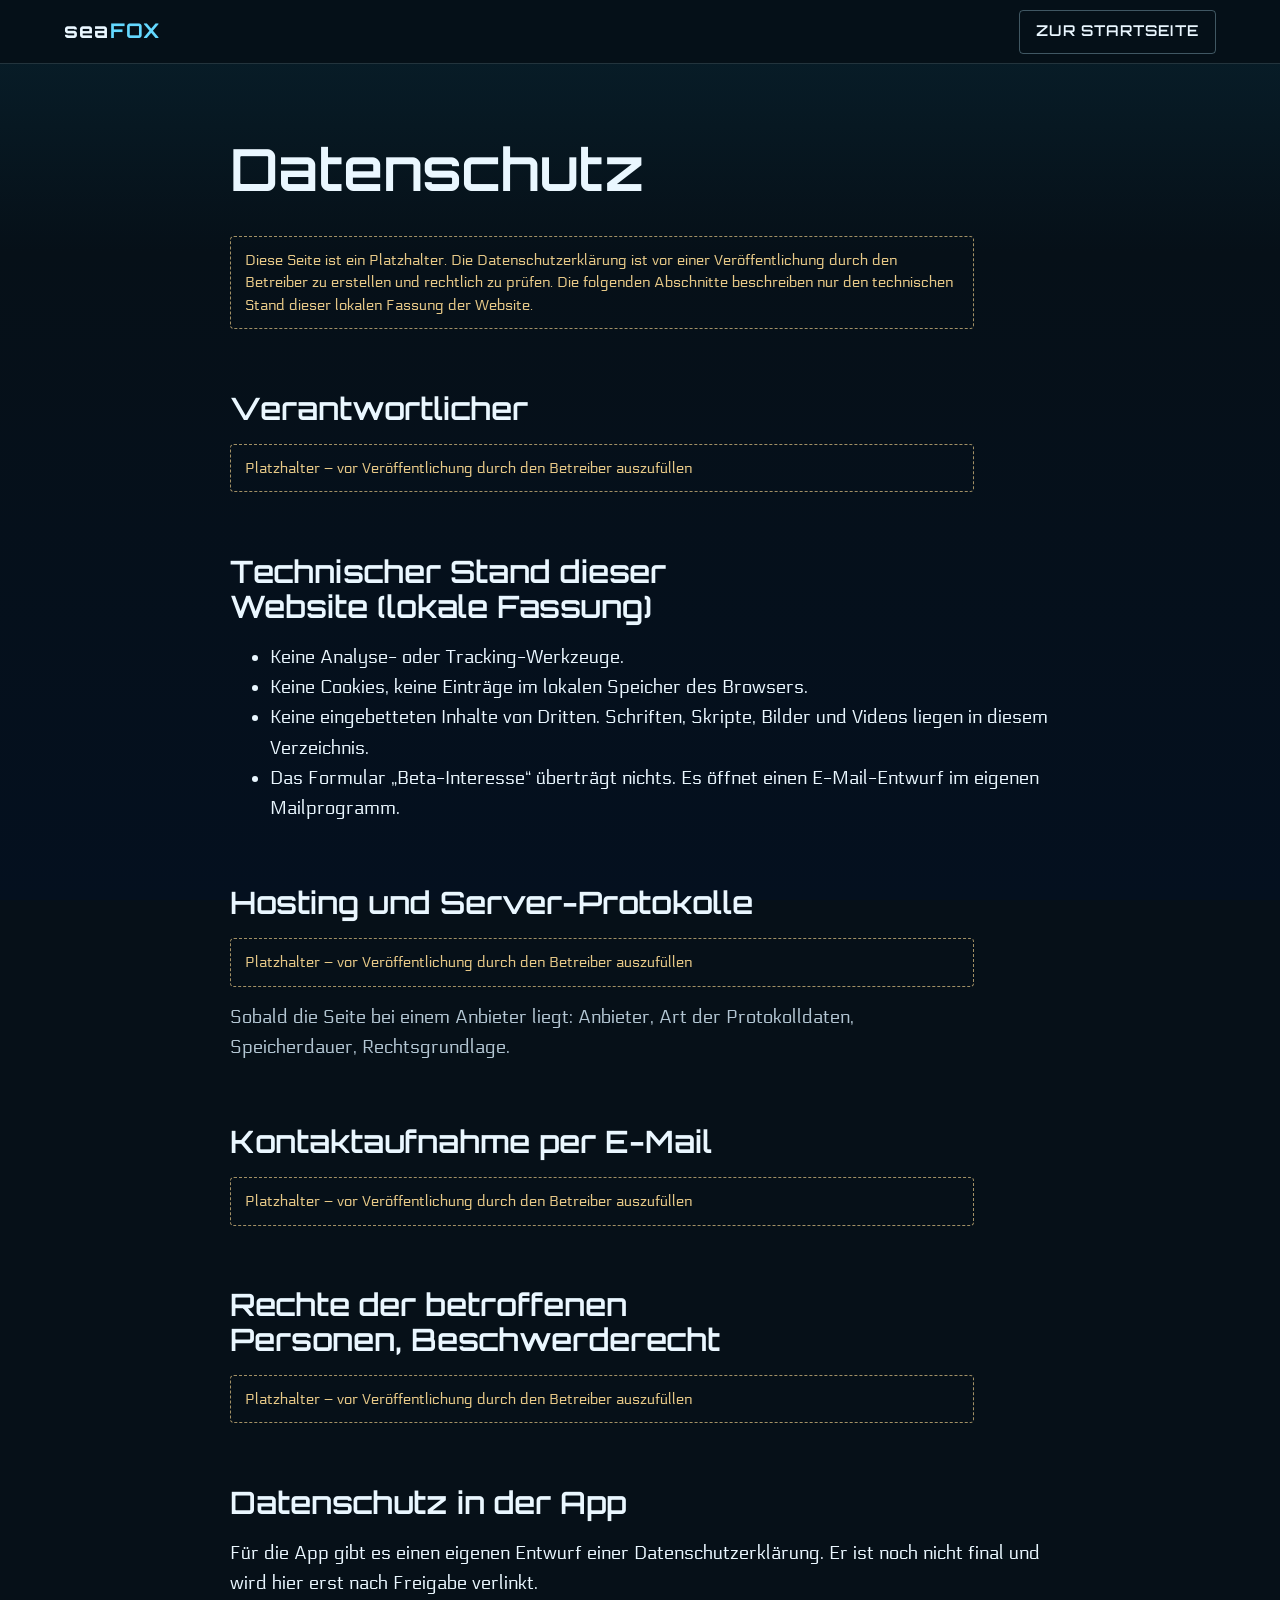
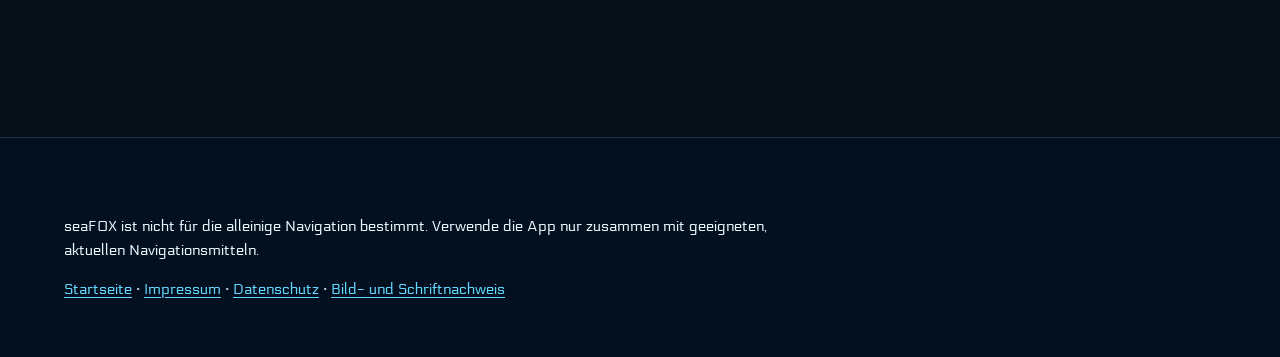
<file: datenschutz.html>
<!doctype html>
<html lang="de">
<head>
<meta charset="utf-8">
<meta name="viewport" content="width=device-width, initial-scale=1">
<title>Datenschutz – seaFOX</title>
<meta name="robots" content="noindex, nofollow">
<meta name="theme-color" content="#061018">
<link rel="stylesheet" href="css/site.css">
<link rel="icon" href="assets/img/favicon.svg" type="image/svg+xml">
</head>
<body>
<a class="skip" href="#main">Zum Inhalt springen</a>
<header class="nav is-solid">
  <a class="wordmark" href="index.html" aria-label="seaFOX, zur Startseite"><span>sea<b>FOX</b></span></a>
  <a class="btn btn--quiet" href="index.html">Zur Startseite</a>
</header>
<main id="main" class="wrap legal">
<h1>Datenschutz</h1>
<p class="ph">Diese Seite ist ein Platzhalter. Die Datenschutzerklärung ist vor einer Veröffentlichung durch den Betreiber zu erstellen und rechtlich zu prüfen. Die folgenden Abschnitte beschreiben nur den technischen Stand dieser lokalen Fassung der Website.</p>
<h2>Verantwortlicher</h2><p class="ph">Platzhalter – vor Veröffentlichung durch den Betreiber auszufüllen</p>
<h2>Technischer Stand dieser Website (lokale Fassung)</h2>
<ul>
  <li>Keine Analyse- oder Tracking-Werkzeuge.</li>
  <li>Keine Cookies, keine Einträge im lokalen Speicher des Browsers.</li>
  <li>Keine eingebetteten Inhalte von Dritten. Schriften, Skripte, Bilder und Videos liegen in diesem Verzeichnis.</li>
  <li>Das Formular „Beta-Interesse“ überträgt nichts. Es öffnet einen E-Mail-Entwurf im eigenen Mailprogramm.</li>
</ul>
<h2>Hosting und Server-Protokolle</h2><p class="ph">Platzhalter – vor Veröffentlichung durch den Betreiber auszufüllen</p>
<p class="muted">Sobald die Seite bei einem Anbieter liegt: Anbieter, Art der Protokolldaten, Speicherdauer, Rechtsgrundlage.</p>
<h2>Kontaktaufnahme per E-Mail</h2><p class="ph">Platzhalter – vor Veröffentlichung durch den Betreiber auszufüllen</p>
<h2>Rechte der betroffenen Personen, Beschwerderecht</h2><p class="ph">Platzhalter – vor Veröffentlichung durch den Betreiber auszufüllen</p>
<h2>Datenschutz in der App</h2>
<p>Für die App gibt es einen eigenen Entwurf einer Datenschutzerklärung. Er ist noch nicht final und wird hier erst nach Freigabe verlinkt.</p>

</main>
<footer>
  <div class="wrap">
    <p class="safety" style="color:var(--text);max-width:60em">seaFOX ist nicht für die alleinige Navigation bestimmt. Verwende die App nur zusammen mit geeigneten, aktuellen Navigationsmitteln.</p>
    <p><a href="index.html">Startseite</a> · <a href="impressum.html">Impressum</a> · <a href="datenschutz.html">Datenschutz</a> · <a href="bildnachweis.html">Bild- und Schriftnachweis</a></p>
  </div>
</footer>
</body>
</html>
</file>
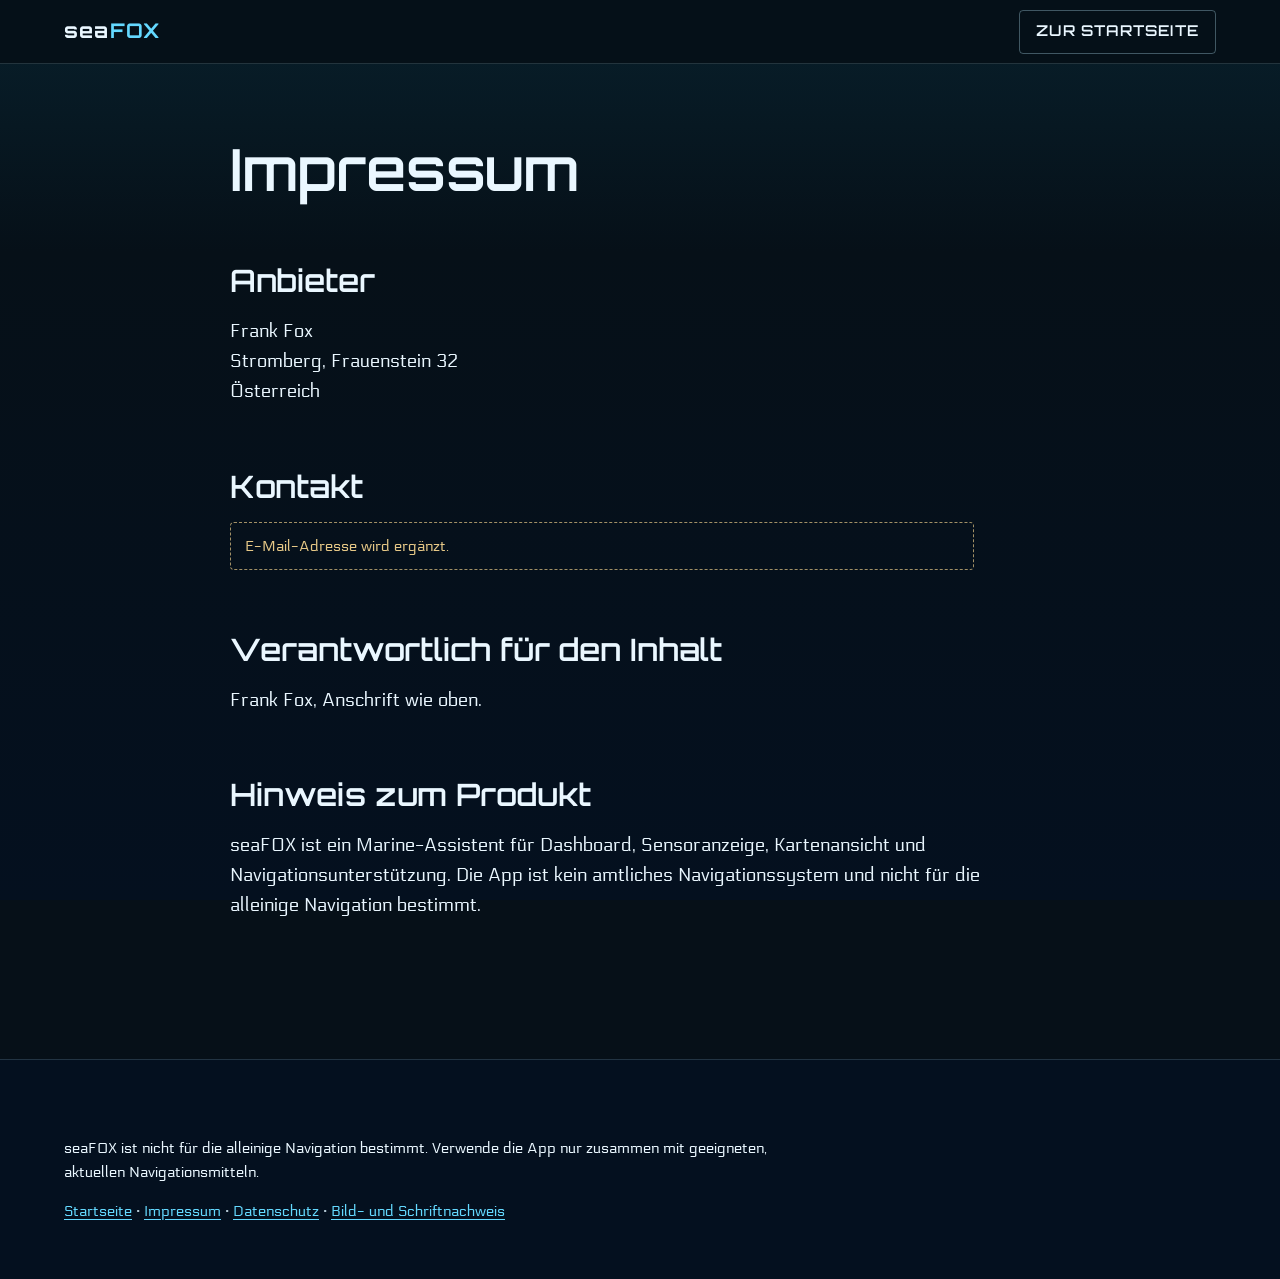
<file: impressum.html>
<!doctype html>
<html lang="de">
<head>
<meta charset="utf-8">
<meta name="viewport" content="width=device-width, initial-scale=1">
<title>Impressum – seaFOX</title>
<meta name="robots" content="noindex, nofollow">
<meta name="theme-color" content="#061018">
<link rel="stylesheet" href="css/site.css">
<link rel="icon" href="assets/img/favicon.svg" type="image/svg+xml">
</head>
<body>
<a class="skip" href="#main">Zum Inhalt springen</a>
<header class="nav is-solid">
  <a class="wordmark" href="index.html" aria-label="seaFOX, zur Startseite"><span>sea<b>FOX</b></span></a>
  <a class="btn btn--quiet" href="index.html">Zur Startseite</a>
</header>
<main id="main" class="wrap legal">
<h1>Impressum</h1>
<h2>Anbieter</h2><p>Frank Fox<br>Stromberg, Frauenstein 32<br>Österreich</p>
<h2>Kontakt</h2><p class="ph">E-Mail-Adresse wird ergänzt.</p>
<h2>Verantwortlich für den Inhalt</h2><p>Frank Fox, Anschrift wie oben.</p>
<h2>Hinweis zum Produkt</h2>
<p>seaFOX ist ein Marine-Assistent für Dashboard, Sensoranzeige, Kartenansicht und Navigationsunterstützung. Die App ist kein amtliches Navigationssystem und nicht für die alleinige Navigation bestimmt.</p>

</main>
<footer>
  <div class="wrap">
    <p class="safety" style="color:var(--text);max-width:60em">seaFOX ist nicht für die alleinige Navigation bestimmt. Verwende die App nur zusammen mit geeigneten, aktuellen Navigationsmitteln.</p>
    <p><a href="index.html">Startseite</a> · <a href="impressum.html">Impressum</a> · <a href="datenschutz.html">Datenschutz</a> · <a href="bildnachweis.html">Bild- und Schriftnachweis</a></p>
  </div>
</footer>
</body>
</html>
</file>
<file: css/site.css>
/* seaFOX – Website-Styles. Keine externen Abhängigkeiten, Schriften lokal.
   Regeln: zwei Schriften, eine Signalfarbe (Cyan), Messing/Koralle nur für Kennzeichnung und Warnung,
   Flächen ohne Glas-Effekt, Schatten nur am Gerät, Radius 4 px (Gerät ausgenommen). */

@font-face {
  font-family: "Orbitron";
  src: url("../assets/fonts/orbitron_variable.ttf") format("truetype");
  font-weight: 400 900;
  font-display: swap;
}
@font-face {
  font-family: "Electrolize";
  src: url("../assets/fonts/electrolize_regular.ttf") format("truetype");
  font-weight: 400;
  font-display: swap;
}

:root {
  /* Farbrollen aus den Design-Tokens der App (Nachtpalette) */
  --abyss: #04101f;
  --ocean: #061018;
  --graphite: #111b24;
  --raised: #172532;
  --line: rgba(191, 239, 255, 0.16);
  --line-strong: rgba(191, 239, 255, 0.32);
  --text: #eaf7ff;
  --text-2: #b3c6d3;
  --text-3: #8fa5b5;   /* 7.4:1 auf --ocean */
  --cyan: #64d9ff;     /* Signal */
  --brass: #e6c887;    /* Kennzeichnung: Simulation, Vorschau, Platzhalter */
  --coral: #ff8d83;    /* Warnung */

  --font-display: "Orbitron", "Avenir Next", system-ui, sans-serif;
  --font-body: "Electrolize", "Avenir Next", "Segoe UI", system-ui, sans-serif;

  /* Schriftskala (1.333) */
  --fs-0: 0.8125rem;
  --fs-1: 1rem;
  --fs-2: clamp(1.125rem, 0.4vw + 1.02rem, 1.333rem);
  --fs-3: clamp(1.3rem, 0.9vw + 1.05rem, 1.777rem);
  --fs-4: clamp(1.6rem, 2vw + 1rem, 2.369rem);
  --fs-5: clamp(1.9rem, 3.4vw + 0.9rem, 3.157rem);
  --fs-6: clamp(2.1rem, 4.6vw + 0.8rem, 4.209rem);

  --vh: 1vh;
  --gutter: clamp(20px, 5vw, 96px);
  --maxw: 1320px;
  --nav-h: 64px;
  --r: 4px;
}
@supports (height: 1svh) { :root { --vh: 1svh; } }
html.capture { --vh: 9px; scroll-behavior: auto; }

*, *::before, *::after { box-sizing: border-box; }

html {
  font-size: clamp(16px, 0.25vw + 15.2px, 20px);
  background: var(--ocean);
  color: var(--text);
  scroll-behavior: smooth;
  scroll-padding-top: calc(var(--nav-h) + 12px);
  -webkit-text-size-adjust: 100%;
}
body {
  margin: 0;
  font-family: var(--font-body);
  font-size: var(--fs-1);
  line-height: 1.65;
  background: linear-gradient(180deg, #08202c 0%, var(--ocean) 28%, var(--abyss) 100%) fixed;
  overflow-x: hidden;
  -webkit-font-smoothing: antialiased;
  font-variant-numeric: tabular-nums;
}
img, video, canvas { display: block; max-width: 100%; }
a { color: var(--cyan); text-underline-offset: 0.22em; text-decoration-thickness: 1px; }
a:hover { color: var(--text); }
:focus-visible { outline: 2px solid var(--cyan); outline-offset: 3px; border-radius: 2px; }
::selection { background: rgba(100, 217, 255, 0.3); }

.skip { position: absolute; left: 12px; top: -80px; z-index: 100; background: var(--cyan); color: #03131b; padding: 10px 16px; border-radius: var(--r); text-decoration: none; }
.skip:focus { top: 12px; color: #03131b; }

/* ---------- WebGL-Ebene ---------- */
#ocean { position: fixed; inset: 0; width: 100%; height: 100%; z-index: 0; pointer-events: none; }
html.no-webgl #ocean { display: none; }

/* ---------- Loader (Ping) ---------- */
#loader { position: fixed; inset: 0; z-index: 90; display: grid; place-items: center; background: var(--ocean); transition: opacity 0.5s ease, visibility 0.5s; }
#loader svg { width: 96px; height: 96px; overflow: visible; }
#loader .ring { fill: none; stroke: var(--cyan); stroke-width: 1; transform-origin: 48px 48px; opacity: 0; animation: ping 1.8s ease-out infinite; }
#loader .ring:nth-child(2) { animation-delay: 0.6s; }
#loader .dot { fill: var(--cyan); }
html.is-ready #loader { opacity: 0; visibility: hidden; }
html.is-ready #loader .ring { animation: none; }
html.no-js #loader, html.capture #loader { display: none; }
@keyframes ping { 0% { transform: scale(0.08); opacity: 0.9; } 100% { transform: scale(1); opacity: 0; } }

/* ---------- Navigation ---------- */
.nav {
  position: fixed; inset: 0 0 auto 0; height: var(--nav-h); z-index: 50;
  display: flex; align-items: center; justify-content: space-between; gap: 16px; padding: 0 var(--gutter);
  background: rgba(6, 16, 24, 0); border-bottom: 1px solid transparent; transition: background 0.3s, border-color 0.3s;
}
.nav.is-solid { background: rgba(6, 16, 24, 0.96); border-bottom-color: var(--line); }
html.capture-full .nav { position: absolute; }
.wordmark { font: 700 1.1rem/1 var(--font-display); letter-spacing: 0.06em; color: var(--text); text-decoration: none; display: inline-flex; align-items: center; min-height: 44px; }
.wordmark b { color: var(--cyan); font-weight: 700; }
.nav ul { display: flex; gap: clamp(14px, 2.2vw, 34px); list-style: none; margin: 0; padding: 0; }
.nav ul a { color: var(--text-2); text-decoration: none; font-size: var(--fs-0); padding: 12px 0; min-height: 44px; display: inline-flex; align-items: center; }
.nav ul a:hover, .nav ul a[aria-current="true"] { color: var(--text); }
.nav ul a[aria-current="true"] { box-shadow: inset 0 -1px 0 var(--cyan); }
@media (max-width: 980px) { .nav ul { display: none; } }

.btn {
  display: inline-flex; align-items: center; justify-content: center; min-height: 48px; padding: 0 22px; border-radius: var(--r);
  font: 600 var(--fs-0)/1 var(--font-display); letter-spacing: 0.08em; text-transform: uppercase; text-decoration: none;
  border: 1px solid var(--cyan); color: #03131b; background: var(--cyan); cursor: pointer; transition: background 0.2s;
}
.btn:hover { background: var(--text); border-color: var(--text); color: #03131b; }
.btn--quiet { background: transparent; color: var(--text); border-color: var(--line-strong); min-height: 44px; padding: 0 16px; }
.btn--quiet:hover { background: transparent; border-color: var(--cyan); color: var(--text); }
.textlink { display: inline-flex; align-items: center; min-height: 48px; }

/* ---------- Raster ---------- */
main { position: relative; z-index: 2; }
section { position: relative; }
.wrap { width: min(100% - 2 * var(--gutter), var(--maxw)); margin-inline: auto; }
.pad { padding-block: clamp(88px, 13vw, 190px); }

.eyebrow { display: flex; align-items: center; gap: 12px; margin: 0 0 20px; font: 500 var(--fs-0)/1.3 var(--font-display); letter-spacing: 0.16em; text-transform: uppercase; color: var(--cyan); }
.eyebrow::before { content: ""; flex: none; width: 7px; height: 7px; border-radius: 50%; background: currentColor; }

h1, h2, h3 { font-family: var(--font-display); font-weight: 600; margin: 0; text-wrap: balance; }
h1 { font-size: var(--fs-5); line-height: 1.12; }
h2 { font-size: var(--fs-5); line-height: 1.12; }
h3 { font-size: var(--fs-2); line-height: 1.3; font-weight: 600; }
p { margin: 0 0 1em; max-width: 62ch; text-wrap: pretty; }
.lead { font-size: var(--fs-2); line-height: 1.55; color: var(--text-2); max-width: 54ch; }
.muted { color: var(--text-2); }
.small { font-size: var(--fs-0); color: var(--text-3); line-height: 1.55; }
.head { max-width: 860px; margin-bottom: clamp(40px, 6vw, 88px); }
.head h2 { margin-bottom: 0.5em; }
.sub { font-size: var(--fs-3); line-height: 1.2; margin-bottom: 0.7em; }

/* Einordnung über einer Überschrift: schlichter Text in der normalen Skala, ohne Punkt, Sperrung, Versalien oder Akzentfarbe */
.kicker { font-size: var(--fs-1); color: var(--text-2); margin: 0 0 10px; }


/* ---------- Tablet (in Code gezeichnet, Querformat ist der Normalfall) ---------- */
.device { margin: 0; container-type: inline-size; position: relative; }
.device__body {
  position: relative; padding: 2.6cqw; border-radius: 4cqw;
  background: linear-gradient(160deg, #26313c 0%, #10171e 30%, #0a0f14 100%);
  box-shadow: inset 0 0 0 1px rgba(255, 255, 255, 0.08), inset 0 0 0 0.45cqw #05080b, 0 5cqw 9cqw -3cqw rgba(0, 0, 0, 0.75);
}
.device__body::before, .device__body::after { content: ""; position: absolute; background: #1b242d; border-radius: 0.3cqw; top: -0.45cqw; height: 0.5cqw; }
.device__body::before { left: 12cqw; width: 5cqw; }
.device__body::after { left: 20cqw; width: 9cqw; }
.device__cam { position: absolute; left: 50%; top: 1.3cqw; width: 0.9cqw; height: 0.9cqw; margin: -0.45cqw 0 0 -0.45cqw; border-radius: 50%; background: radial-gradient(circle at 35% 35%, #33475a, #05080b 70%); box-shadow: 0 0 0 0.18cqw #0c1218; }
.device__screen { position: relative; overflow: hidden; background: #000; border-radius: 1.1cqw; aspect-ratio: 1500 / 937; }
.device__screen img { position: absolute; inset: 0; width: 100%; height: 100%; object-fit: fill; opacity: 0; transition: opacity 0.7s ease; }
.device__screen img.is-active { opacity: 1; }
.device--portrait .device__body { padding: 4.2cqw; border-radius: 6.4cqw; }
.device--portrait .device__body::before { top: 14cqw; left: auto; right: -0.7cqw; width: 0.8cqw; height: 8cqw; }
.device--portrait .device__body::after { top: 26cqw; left: auto; right: -0.7cqw; width: 0.8cqw; height: 15cqw; }
.device--portrait .device__cam { top: 2.1cqw; width: 1.5cqw; height: 1.5cqw; margin: -0.75cqw 0 0 -0.75cqw; }
.device--portrait .device__screen { aspect-ratio: 937 / 1500; border-radius: 1.8cqw; }
/* Platzhalter: sichtbar als solcher, bis eine echte Queraufnahme vorliegt */
.device__ph {
  position: absolute; inset: 0; display: grid; place-content: center; gap: 1.6cqw; padding: 6cqw; text-align: center;
  background: repeating-linear-gradient(135deg, #0b141c 0 14px, #0e1a24 14px 28px); color: var(--brass);
  font: 400 clamp(12px, 2.1cqw, 18px)/1.5 var(--font-body);
}
.device__ph b { font-weight: 400; }
.device__ph span { font-size: clamp(11px, 1.9cqw, 16px); color: var(--text-2); }
.device figcaption, .caption { margin-top: 14px; font-size: var(--fs-0); line-height: 1.5; color: var(--text-3); max-width: 70ch; }
.device figcaption b, .caption b { color: var(--brass); font-weight: 400; }

/* Umschalter (Bildschirme des Tablets) */
.seg { display: inline-flex; flex-wrap: wrap; border: 1px solid var(--line-strong); border-radius: var(--r); margin-top: 16px; }
.seg button { flex: 1 1 auto; min-height: 44px; padding: 0 16px; border: 0; border-right: 1px solid var(--line-strong); background: transparent; color: var(--text-2); font: 400 var(--fs-0)/1 var(--font-body); cursor: pointer; }
.seg button:last-child { border-right: 0; }
.seg button[aria-pressed="true"] { background: var(--cyan); color: #03131b; }

/* ---------- Hero ---------- */
#hero { min-height: calc(100 * var(--vh)); display: flex; flex-direction: column; justify-content: flex-end; overflow: hidden; }
.hero__media { position: absolute; inset: 0; z-index: -2; background: #061018; }
.hero__media video, .hero__media img { position: absolute; inset: 0; width: 100%; height: 100%; object-fit: cover; }
.hero__shade { position: absolute; inset: 0; z-index: -1; background: linear-gradient(180deg, rgba(6, 16, 24, 0.78) 0%, rgba(6, 16, 24, 0.45) 40%, rgba(6, 16, 24, 0.8) 78%, var(--ocean) 100%); }
.hero__grid { display: grid; grid-template-columns: minmax(0, 1fr) minmax(0, 1.1fr); align-items: center; gap: clamp(24px, 4vw, 72px); padding-top: calc(var(--nav-h) + 48px); padding-bottom: clamp(40px, 6vw, 88px); }
.hero__copy h1 { font-size: calc(var(--fs-5) * 0.9); }
.hero__copy .lead { margin: 24px 0 28px; color: #d3e2ec; }
.hero__cta { display: flex; flex-wrap: wrap; align-items: center; gap: 8px 28px; }
.hero__device { perspective: 1800px; }
.hero__device .device { transform-origin: 50% 80%; }
@media (max-width: 960px) { .hero__grid { grid-template-columns: 1fr; padding-top: calc(var(--nav-h) + 40px); } }

/* ---------- Film ---------- */
#film .frame { position: relative; overflow: hidden; border: 1px solid var(--line); border-radius: var(--r); background: #000; aspect-ratio: 16 / 9; }
#film video { width: 100%; height: 100%; object-fit: cover; }

/* ---------- Dashboard: Tablet bleibt stehen, Text läuft, Bildschirm folgt ---------- */
.scrolly { display: grid; grid-template-columns: minmax(0, 0.72fr) minmax(0, 1.28fr); gap: clamp(32px, 5vw, 96px); align-items: start; }
.scrolly__stage { position: sticky; top: calc(var(--nav-h) + 4 * var(--vh)); height: calc(92 * var(--vh) - var(--nav-h)); display: grid; align-content: center; perspective: 1800px; order: 2; }
.scrolly__stage figcaption { min-height: 3.2em; }
.step { min-height: calc(78 * var(--vh)); display: flex; flex-direction: column; justify-content: center; opacity: 0.38; transition: opacity 0.4s; }
.step.is-active, html.capture .step, html.no-js .step { opacity: 1; }
.step h3 { font-size: var(--fs-3); margin-bottom: 0.6em; }
.step p { color: var(--text-2); }
@media (max-width: 960px) {
  .scrolly { grid-template-columns: 1fr; gap: 0; }
  .scrolly__stage { order: 0; top: var(--nav-h); height: auto; z-index: 1; padding: 12px 0 18px; background: var(--ocean); border-bottom: 1px solid var(--line); }
  .scrolly__stage figcaption { min-height: 4.6em; margin-top: 8px; }
  .step { min-height: calc(46 * var(--vh)); justify-content: flex-start; padding-top: calc(7 * var(--vh)); }
}

.also { display: grid; grid-template-columns: minmax(0, 0.9fr) minmax(0, 0.5fr) minmax(0, 1.3fr); gap: clamp(24px, 4vw, 72px); align-items: start; margin-top: clamp(64px, 9vw, 130px); padding-top: clamp(40px, 5vw, 72px); border-top: 1px solid var(--line); }
.also .device { max-width: 300px; width: 100%; }
.figs { display: grid; grid-template-columns: repeat(2, minmax(0, 1fr)); gap: clamp(16px, 2vw, 28px); }
@media (max-width: 1000px) { .also { grid-template-columns: 1fr 1fr; } .also .figs { grid-column: 1 / -1; } }
@media (max-width: 560px) { .also { grid-template-columns: 1fr; } .figs { grid-template-columns: 1fr; } }

/* ---------- Erklärgrafiken ---------- */
.viz { margin: 0; border: 1px solid var(--line); border-radius: var(--r); background: rgba(6, 16, 24, 0.72); }
.viz canvas { width: 100%; height: auto; aspect-ratio: 1 / 1; cursor: pointer; }
.viz--wide canvas { aspect-ratio: 16 / 7; }
.viz figcaption { padding: 12px 14px 14px; border-top: 1px solid var(--line); font-size: var(--fs-0); line-height: 1.5; color: var(--text-2); }
.viz figcaption b { display: block; color: var(--brass); font-weight: 400; margin-top: 4px; }

/* ---------- Zweispalter ---------- */
.split { display: grid; grid-template-columns: minmax(0, 1.45fr) minmax(0, 1fr); gap: clamp(28px, 5vw, 88px); align-items: start; }
.split--rev { grid-template-columns: minmax(0, 1fr) minmax(0, 1.25fr); }
.split + .split, .notice + .split { margin-top: clamp(64px, 9vw, 130px); }
@media (max-width: 960px) { .split, .split--rev { grid-template-columns: 1fr; } }

.rows { list-style: none; margin: 0; padding: 0; }
.rows > li, .rows > div { padding: 18px 0; border-top: 1px solid var(--line); color: var(--text-2); }
.rows > li:last-child, .rows > div:last-child { border-bottom: 1px solid var(--line); }
.rows b, .rows dt { color: var(--text); font-weight: 400; }
.rows dt { font: 600 var(--fs-1)/1.3 var(--font-display); margin-bottom: 6px; }
.rows dd { margin: 0; }
.rows .small { display: block; margin-top: 8px; }

.notice { border-left: 2px solid var(--coral); padding: 4px 0 4px 22px; margin-top: clamp(40px, 5vw, 72px); color: var(--text); max-width: 78ch; }
.notice p { margin: 0; max-width: none; }
.notice strong { color: var(--coral); font-weight: 400; }

/* ---------- Für wen (B-Roll) ---------- */
.panel { position: relative; min-height: calc(72 * var(--vh)); display: flex; align-items: flex-end; overflow: hidden; isolation: isolate; border-top: 1px solid var(--line); }
.panel__media { position: absolute; inset: 0; z-index: -2; background: #061018; }
.panel__media img, .panel__media video { position: absolute; inset: 0; width: 100%; height: 100%; object-fit: cover; }
.panel__media video { opacity: 0; transition: opacity 1s ease; }
.panel__media video.is-playing { opacity: 1; }
.panel .grain { position: absolute; inset: 0; width: 100%; height: 100%; z-index: -1; mix-blend-mode: overlay; opacity: 0.5; pointer-events: none; }
.panel::after { content: ""; position: absolute; inset: 0; z-index: -1; background: linear-gradient(180deg, rgba(6, 16, 24, 0.25) 0%, rgba(6, 16, 24, 0.1) 40%, rgba(6, 16, 24, 0.9) 100%); }
.panel__copy { padding-block: clamp(40px, 5vw, 80px); max-width: 680px; }
.panel__copy h3 { font-size: var(--fs-4); margin-bottom: 0.5em; }
.panel__copy p { color: #dbe8f0; margin-bottom: 0; }
.panel__credit { position: absolute; right: var(--gutter); top: 16px; font-size: 0.72rem; color: rgba(234, 247, 255, 0.85); text-shadow: 0 1px 4px rgba(0, 0, 0, 0.9); }

/* ---------- Offen & ehrlich, Status ---------- */
.two { display: grid; grid-template-columns: repeat(2, minmax(0, 1fr)); gap: clamp(24px, 5vw, 88px); }
.two h3 { margin-bottom: 18px; }
@media (max-width: 820px) { .two { grid-template-columns: 1fr; } }
.facts { margin: 0 0 clamp(48px, 6vw, 88px); max-width: 900px; }
.facts div { display: grid; grid-template-columns: minmax(120px, 0.34fr) 1fr; gap: 6px 24px; padding: 14px 0; border-top: 1px solid var(--line); }
.facts div:last-child { border-bottom: 1px solid var(--line); }
.facts dt { color: var(--text-3); }
.facts dd { margin: 0; color: var(--text); }
@media (max-width: 560px) { .facts div { grid-template-columns: 1fr; } }
.road { list-style: none; padding: 0; margin: 0; display: grid; grid-template-columns: repeat(3, minmax(0, 1fr)); gap: clamp(24px, 4vw, 64px); }
.road h3 { margin-bottom: 14px; }
@media (max-width: 900px) { .road { grid-template-columns: 1fr; } }

/* ---------- Beta ---------- */
#beta .box { border-top: 1px solid var(--line-strong); padding-top: clamp(40px, 5vw, 72px); display: grid; grid-template-columns: minmax(0, 1.1fr) minmax(0, 0.9fr); gap: clamp(28px, 5vw, 88px); align-items: start; }
#beta form { display: grid; gap: 16px; }
#beta label { font-size: var(--fs-0); color: var(--text-2); display: grid; gap: 8px; }
#beta input, #beta select { min-height: 48px; border-radius: var(--r); border: 1px solid var(--line-strong); background: var(--raised); color: var(--text); font: inherit; font-size: 16px; padding: 0 12px; width: 100%; }
.ph { border: 1px dashed rgba(230, 200, 135, 0.7); border-radius: var(--r); padding: 12px 14px; color: var(--brass); font-size: var(--fs-0); line-height: 1.5; margin: 0 0 1em; }
#beta output { font-size: var(--fs-0); color: var(--text); min-height: 1.5em; display: block; }
@media (max-width: 860px) { #beta .box { grid-template-columns: 1fr; } }

/* ---------- Footer ---------- */
footer { position: relative; z-index: 2; border-top: 1px solid var(--line); background: var(--abyss); padding: clamp(48px, 6vw, 88px) 0 40px; font-size: var(--fs-0); color: var(--text-2); line-height: 1.6; }
.foot { display: grid; grid-template-columns: minmax(0, 1.7fr) minmax(0, 1fr) minmax(0, 1fr); gap: clamp(24px, 4vw, 72px); }
.foot h2 { font: 400 var(--fs-0)/1.3 var(--font-body); color: var(--text-3); margin-bottom: 10px; }
.foot ul { list-style: none; padding: 0; margin: 0; }
.foot a { color: var(--text-2); text-decoration: none; display: inline-flex; align-items: center; min-height: 44px; }
.foot a:hover { color: var(--text); text-decoration: underline; }
.foot .safety { color: var(--text); }
.legalline { margin-top: 40px; padding-top: 20px; border-top: 1px solid var(--line); color: var(--text-3); }
.legalline p { max-width: none; margin: 0; }
@media (max-width: 820px) { .foot { grid-template-columns: 1fr; } }

/* ---------- Rechtstexte ---------- */
.legal { padding-top: calc(var(--nav-h) + 72px); padding-bottom: 120px; max-width: 820px; }
.legal h1 { font-size: var(--fs-5); margin-bottom: 0.6em; }
.legal h2 { font-size: var(--fs-3); margin: 2em 0 0.6em; }
.legal table { border-collapse: collapse; width: 100%; font-size: var(--fs-0); }
.legal th, .legal td { text-align: left; vertical-align: top; padding: 10px 12px 10px 0; border-top: 1px solid var(--line); }
.legal th { color: var(--text-3); font-weight: 400; }

/* ---------- Tafeln: fertige Bildtafeln aus App-Aufnahmen, als Ganzes gezeigt ---------- */
.plate { margin: clamp(48px, 7vw, 104px) 0 0; }
.plate a { display: block; border: 1px solid var(--line); border-radius: var(--r); overflow: hidden; background: #0a1826; }
.plate a:hover, .plate a:focus-visible { border-color: var(--line-strong); }
.plate img { display: block; width: 100%; height: auto; }
.plate figcaption { margin-top: 14px; font-size: var(--fs-0); line-height: 1.5; color: var(--text-3); max-width: 96ch; }
.plate figcaption b { color: var(--brass); font-weight: 400; }
.plate + .split { margin-top: clamp(64px, 9vw, 130px); }

/* ---------- Bewegung reduzieren ---------- */
@media (prefers-reduced-motion: reduce) {
  html { scroll-behavior: auto; }
  *, *::before, *::after { animation: none !important; transition: none !important; }
  .js .head { opacity: 1; transform: none; }
  .step { opacity: 1; }
  #loader { display: none; }
  .hero__device .device, .scrolly__stage .device { transform: none !important; }
}

@media (min-width: 2200px) { :root { --maxw: 1720px; } }

/* ---------- Capture-Modus (nur für die Mockups): ein Abschnitt je Aufnahme, ohne Scrollen ---------- */
html.capture [data-hide] { display: none !important; }
html.capture-only .scrolly__stage { position: static; height: auto; }
html.capture-only .step { min-height: 0; padding: 0 0 24px; }
html.capture-only .pad { padding-block: 96px 72px; }
html.capture *, html.capture *::before, html.capture *::after { transition: none !important; animation: none !important; }
html.capture body::after { content: ""; display: block; position: relative; z-index: 99; height: 6px; background: #ff00ff; }
html.capture-full .scrolly__stage { position: static; height: auto; }
html.capture-full .step { min-height: 0; padding: 0 0 28px; }
</file>
<file: v2/css/site.css>
/* seaFOX v2 — „Ein Gerät über der Lotkarte“. Siehe DESIGN.md. */

@font-face {
  font-family: "Orbitron";
  src: url("../assets/fonts/orbitron_variable.ttf") format("truetype");
  font-weight: 400 900;
  font-display: swap;
}

:root {
  --bg: #04090d;
  --ink: #e9f0f2;
  --mute: #8b9aa1;
  --faint: #56646b;
  --line: rgba(233, 240, 242, .12);
  --cyan: #64d9ff;
  --brass: #d9a441;
  --ease: cubic-bezier(.2, .7, .1, 1);
  --m: clamp(20px, 6vw, 96px);            /* page margin = the one left edge */
  --bar: 64px;
  --fs-cap: 12.5px;
  --fs-s: 15px;
  --fs-b: clamp(16px, 1.15vw, 18px);
  --fs-l: clamp(19px, 1.55vw, 23px);
  --fs-h: clamp(32px, 4.3vw, 64px);
  --sans: -apple-system, BlinkMacSystemFont, "SF Pro Display", "Inter", "Segoe UI", "Helvetica Neue", Roboto, Arial, sans-serif;
}

*, *::before, *::after { box-sizing: border-box; }
html { background: var(--bg); color-scheme: dark; -webkit-text-size-adjust: 100%; scroll-behavior: smooth; }
body {
  margin: 0; color: var(--ink); background: transparent;
  font: 400 var(--fs-b)/1.5 var(--sans);
  -webkit-font-smoothing: antialiased; -moz-osx-font-smoothing: grayscale;
  text-rendering: optimizeLegibility; overflow-x: clip;
}
img, video { display: block; max-width: 100%; }
a { color: inherit; text-decoration: none; }
h1, h2, h3, p, ol, dl, dd, figure { margin: 0; padding: 0; }
ol { list-style: none; }
:focus-visible { outline: 2px solid var(--cyan); outline-offset: 4px; border-radius: 2px; }

.skip { position: absolute; left: -999px; top: 8px; z-index: 100; background: var(--ink); color: var(--bg); padding: 10px 14px; font-size: var(--fs-s); }
.skip:focus { left: 8px; }

#field { position: fixed; inset: 0; width: 100%; height: 100%; z-index: -1; pointer-events: none; opacity: 0; transition: opacity 1.2s var(--ease); }
#field.on { opacity: 1; }

/* ── type ───────────────────────────────────────── */
h1, h2 { font-weight: 500; letter-spacing: -.032em; line-height: 1.04; text-wrap: balance; }
h2 { font-size: var(--fs-h); }
h3 { font-size: var(--fs-l); font-weight: 500; letter-spacing: -.015em; line-height: 1.2; }
.lede { font-size: var(--fs-l); line-height: 1.38; color: var(--mute); letter-spacing: -.01em; max-width: 30em; text-wrap: pretty; }
.cap { font-size: var(--fs-cap); line-height: 1.3; color: var(--mute); letter-spacing: .01em; font-variant-numeric: tabular-nums; }
.warn { color: var(--brass); }

.mark { font-family: "Orbitron", var(--sans); font-weight: 600; font-size: 17px; letter-spacing: .04em; }

.btn {
  display: inline-flex; align-items: center; height: 46px; padding: 0 22px;
  background: var(--ink); color: var(--bg); font-size: var(--fs-s); font-weight: 500; letter-spacing: -.005em;
  border-radius: 3px; transition: background-color .3s var(--ease), color .3s var(--ease), border-color .3s var(--ease);
}
.btn:hover { background: var(--cyan); }
.btn--line { background: transparent; color: var(--ink); border: 1px solid rgba(233, 240, 242, .34); }
.btn--line:hover { background: transparent; border-color: var(--cyan); color: var(--cyan); }

/* ── top bar ────────────────────────────────────── */
.bar {
  position: fixed; inset: 0 0 auto 0; z-index: 40; height: var(--bar);
  display: flex; align-items: center; justify-content: space-between; padding: 0 var(--m);
  background: linear-gradient(rgba(4, 9, 13, .72), rgba(4, 9, 13, 0));
  transition: transform .5s var(--ease);
}
.bar.away { transform: translateY(-100%); }
.bar nav { display: flex; gap: clamp(16px, 2.2vw, 34px); }
.bar nav a { font-size: 13.5px; color: rgba(233, 240, 242, .72); transition: color .3s var(--ease); }
.bar nav a:hover, .bar nav a.on { color: var(--ink); }

/* ── hero ───────────────────────────────────────── */
.hero { position: relative; height: 100vh; height: 100svh; min-height: 520px; overflow: hidden; background: #071018; isolation: isolate; }
.hero__media { position: absolute; inset: -4% 0; z-index: -2; will-change: transform; }
.hero__media video { width: 100%; height: 100%; object-fit: cover; }
.hero::after {            /* scrim: only where the text sits */
  content: ""; position: absolute; inset: 0; z-index: -1; pointer-events: none;
  background:
    linear-gradient(to top, rgba(4, 9, 13, .86) 0%, rgba(4, 9, 13, .38) 30%, rgba(4, 9, 13, 0) 58%),
    linear-gradient(to bottom, rgba(4, 9, 13, .42), rgba(4, 9, 13, 0) 22%);
}
.hero__copy { position: absolute; left: var(--m); right: var(--m); bottom: clamp(72px, 13vh, 132px); max-width: 560px; }
.hero h1 { font-size: clamp(30px, 3.2vw, 46px); font-weight: 500; letter-spacing: -.028em; }
.hero__copy p { margin-top: 14px; font-size: var(--fs-b); line-height: 1.45; color: rgba(233, 240, 242, .82); max-width: 26em; }
.hero__copy .btn { margin-top: 26px; }
.hero__cap { position: absolute; right: var(--m); bottom: 26px; color: rgba(233, 240, 242, .5); }
.cue { position: absolute; left: var(--m); bottom: 0; width: 24px; height: 52px; display: block; }
.cue span { position: absolute; left: 0; top: 0; width: 1px; height: 100%; background: rgba(233, 240, 242, .22); overflow: hidden; }
.cue span::after { content: ""; position: absolute; inset: 0; background: var(--cyan); transform: translateY(-100%); animation: cue 2.6s var(--ease) infinite; }
@keyframes cue { 0% { transform: translateY(-100%); } 60%, 100% { transform: translateY(100%); } }

/* ── device (one frame, everywhere) ─────────────── */
.device {
  position: relative; width: 100%;
  display: flow-root; background: #12171b; border-radius: 3.1% / 4.9%;
  box-shadow: inset 0 0 0 1px rgba(255, 255, 255, .2), inset 0 0 0 2px #05080a, 0 0 0 1px rgba(0, 0, 0, .8);
}
.device::before {          /* front camera on the long edge */
  content: ""; position: absolute; top: 0; left: 50%; width: .62%; aspect-ratio: 1; margin-top: .68%;
  transform: translateX(-50%); border-radius: 50%; background: #1b2329; box-shadow: inset 0 0 0 1px #05080a;
}
.device__screen { position: relative; margin: 2%; aspect-ratio: 16 / 10; overflow: hidden; background: #000; border-radius: 1.5% / 2.4%; }
.device__screen img { position: absolute; inset: 0; width: 100%; height: 100%; object-fit: contain; }
.shot--p .device { border-radius: 4.9% / 3.1%; max-width: calc(78vh * .625); margin-inline: auto; }
.shot--p .device::before { top: 50%; left: 0; width: 1%; margin: 0 0 0 1.1%; transform: translateY(-50%); }
.shot--p .device__screen { margin: 3.2%; aspect-ratio: 10 / 16; border-radius: 2.4% / 1.5%; }

/* ── scenes: static composition (no JS / reduced motion) ── */
.scene { position: relative; padding: clamp(96px, 16vh, 180px) var(--m) clamp(40px, 8vh, 96px); }
.scene__head { max-width: 900px; }
.scene__head .lede { margin-top: clamp(16px, 2.2vh, 26px); }
.steps { margin-top: clamp(48px, 9vh, 110px); display: grid; gap: clamp(64px, 12vh, 150px); }
.step { display: grid; grid-template-columns: minmax(200px, 300px) 1fr; gap: clamp(24px, 5vw, 80px); align-items: center; }
.step__text p { margin-top: 8px; color: var(--mute); font-size: var(--fs-b); max-width: 19em; text-wrap: pretty; }
.shot figcaption { margin-top: 14px; }
.shot--p figcaption { text-align: center; }

.note { margin-top: clamp(40px, 7vh, 80px); border-top: 1px solid var(--line); max-width: 760px; }
.note summary {
  cursor: pointer; list-style: none; padding: 16px 0; font-size: var(--fs-s); color: var(--mute);
  display: flex; justify-content: space-between; align-items: center; gap: 24px; transition: color .3s var(--ease);
}
.note summary::-webkit-details-marker { display: none; }
.note summary::after { content: ""; width: 9px; height: 9px; border-right: 1px solid currentColor; border-bottom: 1px solid currentColor; transform: translateY(-3px) rotate(45deg); transition: transform .4s var(--ease); flex: none; }
.note[open] summary::after { transform: translateY(2px) rotate(225deg); }
.note summary:hover { color: var(--ink); }
.note p { padding: 0 0 22px; font-size: var(--fs-s); line-height: 1.6; color: var(--mute); max-width: 42em; }

/* ── scenes: live (JS builds .stage) ────────────── */
.scene--live { padding: 0; }
.stage {
  position: sticky; top: 0; height: 100vh; height: 100svh; overflow: hidden;
  display: grid; grid-template-columns: minmax(250px, 350px) minmax(0, 1fr); column-gap: clamp(28px, 4vw, 64px);
  padding: calc(var(--bar) + 20px) clamp(16px, 3vw, 48px) 26px var(--m);
}
.stage__text { align-self: center; position: relative; z-index: 2; padding-bottom: 4vh; }
.stage__text h2 { font-size: clamp(32px, 3.5vw, 54px); }
.stage__text .lede { font-size: var(--fs-b); line-height: 1.5; margin-top: 18px; }
.stage .steps { margin-top: clamp(28px, 5vh, 56px); gap: 0; position: relative; padding-left: 20px; }
.stage .steps::before { content: ""; position: absolute; left: 0; top: 4px; bottom: 4px; width: 1px; background: var(--line); }
.stage .steps .gauge { position: absolute; left: 0; top: 4px; bottom: 4px; width: 1px; background: var(--cyan); transform-origin: 0 0; transform: scaleY(0); will-change: transform; }
.stage .step { display: block; padding: 11px 0; opacity: .36; transition: opacity .6s var(--ease); }
.stage .step.on { opacity: 1; }
.stage .step h3 { font-size: 19px; }
.stage .step__text p { font-size: var(--fs-s); line-height: 1.45; margin-top: 4px; }

.stage__slot { position: relative; min-width: 0; min-height: 0; perspective: 1500px; perspective-origin: 50% 46%; }
.rig { position: absolute; left: 50%; top: calc(50% - 16px); width: 0; height: 0; transform-style: preserve-3d; will-change: transform, opacity; }
.rig .device { position: absolute; width: var(--w, 800px); left: calc(var(--w, 800px) / -2); top: calc(var(--w, 800px) * -.32); backface-visibility: hidden; }
.rig .device__shadow {
  position: absolute; width: var(--w, 800px); height: calc(var(--w, 800px) * .66); left: calc(var(--w, 800px) / -2); top: calc(var(--w, 800px) * -.30);
  background: radial-gradient(closest-side, rgba(0, 0, 0, .62), rgba(0, 0, 0, 0)); transform: translate3d(0, 9%, -90px) scale(1.16); pointer-events: none;
}
.rig .device__screen img { opacity: 0; will-change: opacity; }
.rig .device__screen img.p { inset: auto; left: 50%; top: 50%; width: 62.5%; height: 160%; transform: translate(-50%, -50%) rotate(90deg); }
.device__glare {
  position: absolute; inset: -30% -60%; pointer-events: none; will-change: transform; mix-blend-mode: screen;
  background: linear-gradient(104deg, rgba(255, 255, 255, 0) 42%, rgba(190, 232, 255, .075) 49%, rgba(255, 255, 255, .02) 53%, rgba(255, 255, 255, 0) 60%);
}
.stage__cap { position: absolute; left: 0; right: 0; bottom: 0; text-align: center; transition: opacity .4s var(--ease); }
.scene--live .note { margin: 0 var(--m); max-width: none; position: relative; z-index: 3; background: var(--bg); }
.scene--live .note p { max-width: 46em; }

@media (max-width: 1099px) {
  .stage { grid-template-columns: 1fr; grid-template-rows: auto minmax(0, 1fr) auto; padding: calc(var(--bar) + 4px) var(--m) 18px; row-gap: 14px; }
  .stage__text { display: contents; }
  .stage__head { grid-row: 1; }
  .stage__text h2 { font-size: clamp(27px, 5.2vw, 44px); }
  .stage__text .lede { margin-top: 10px; font-size: var(--fs-s); line-height: 1.45; max-width: 34em; }
  .stage__slot { grid-row: 2; margin-inline: calc(var(--m) * -.5); }
  .stage .steps { grid-row: 3; margin: 0; padding-left: 16px; min-height: 76px; display: block; }
  .stage .step { position: absolute; left: 16px; right: 0; top: 0; padding: 4px 0; opacity: 0; transform: translateY(8px); transition: opacity .5s var(--ease), transform .5s var(--ease); }
  .stage .step.on { opacity: 1; transform: none; }
  .stage__cap { bottom: -2px; }
  .rig { top: calc(50% - 12px); }
}

/* ── moods ──────────────────────────────────────── */
.moods { position: relative; background: var(--bg); }
.moods::after { content: ""; display: block; height: 55vh; }
.mood + .mood { margin-top: 55vh; }
.moods__head { padding: clamp(110px, 20vh, 220px) var(--m) clamp(48px, 8vh, 96px); }
.moods__head h2 { max-width: 14em; }
.mood { position: sticky; top: 0; height: 100vh; height: 100svh; min-height: 480px; overflow: hidden; isolation: isolate; background: #071018; }
.mood__media { position: absolute; inset: -6% 0; z-index: -2; will-change: transform; }
.mood__media img, .mood__media video { width: 100%; height: 100%; object-fit: cover; }
.mood::after { content: ""; position: absolute; inset: 0; z-index: -1; background: linear-gradient(to top, rgba(4, 9, 13, .84), rgba(4, 9, 13, .2) 38%, rgba(4, 9, 13, 0) 60%); }
.mood__copy { position: absolute; left: var(--m); right: var(--m); bottom: clamp(56px, 11vh, 120px); max-width: 620px; }
.mood__copy h3 { font-size: clamp(30px, 3.6vw, 54px); letter-spacing: -.03em; line-height: 1.04; }
.mood__copy p { margin-top: 12px; font-size: var(--fs-l); line-height: 1.38; color: rgba(233, 240, 242, .84); max-width: 22em; text-wrap: pretty; }
.mood__cap { position: absolute; right: var(--m); bottom: 26px; color: rgba(233, 240, 242, .5); }

/* ── plain chapters ─────────────────────────────── */
.plain { position: relative; padding: clamp(120px, 22vh, 240px) var(--m) clamp(80px, 14vh, 160px); }
.moods + .plain { background: linear-gradient(var(--bg), rgba(4, 9, 13, 0) 240px); }
.plain--end { padding-top: clamp(60px, 10vh, 120px); padding-bottom: clamp(120px, 22vh, 240px); }
.plain__grid { display: grid; grid-template-columns: repeat(12, minmax(0, 1fr)); column-gap: clamp(16px, 2vw, 32px); }
.plain__grid > h2 { grid-column: 1 / span 5; }
.plain__body { grid-column: 7 / -1; }
.statement { font-size: clamp(22px, 2.3vw, 34px); line-height: 1.22; letter-spacing: -.022em; font-weight: 500; max-width: 20em; text-wrap: balance; }
.statement--soft { color: var(--mute); font-weight: 400; }
.plain__body .btn { margin-top: 32px; }
.facts { margin-top: clamp(40px, 7vh, 72px); border-top: 1px solid var(--line); }
.facts > div { display: grid; grid-template-columns: minmax(110px, 1fr) 3fr; gap: 20px; padding: 20px 0; border-bottom: 1px solid var(--line); align-items: baseline; }
.facts dt { font-size: var(--fs-s); color: var(--ink); font-weight: 500; }
.facts dd { color: var(--mute); max-width: 30em; }
.note--flush { margin-top: 0; border-top: 0; max-width: none; }

/* ── footer ─────────────────────────────────────── */
.foot { position: relative; display: grid; grid-template-columns: auto 1fr auto; gap: 16px 40px; align-items: baseline; padding: 30px var(--m) 38px; border-top: 1px solid var(--line); background: var(--bg); font-size: var(--fs-cap); color: var(--mute); }
.foot nav { display: flex; gap: 22px; }
.foot nav a:hover { color: var(--ink); }
.foot .mark { color: var(--ink); font-size: 15px; }

/* ── reveals (only once JS has taken over) ──────── */
.js .rv { opacity: 0; transform: translate3d(0, 22px, 0); }
.js .rv.in { opacity: 1; transform: none; transition: opacity 1s var(--ease) var(--d, 0s), transform 1.1s var(--ease) var(--d, 0s); }
.js .ln { display: block; overflow: hidden; padding-bottom: .12em; margin-bottom: -.12em; }
.js .ln > span { display: block; transform: translate3d(0, 108%, 0); }
.js .in .ln > span { transform: none; transition: transform 1.1s var(--ease) var(--d, 0s); }

/* ── narrow ─────────────────────────────────────── */
@media (max-width: 860px) {
  .bar nav a:not([href="#kontakt"]):not([href="#stand"]) { display: none; }
  .step { grid-template-columns: 1fr; }
  .plain__grid > h2, .plain__body { grid-column: 1 / -1; }
  .plain__body { margin-top: 36px; }
  .foot { grid-template-columns: 1fr; }
  .hero__cap, .mood__cap { bottom: 16px; }
  .hero__copy { bottom: 84px; }
}
@media (max-height: 620px) and (min-width: 1100px) {
  .stage .step__text p { display: none; }
}

@media (prefers-reduced-motion: reduce) {
  html { scroll-behavior: auto; }
  .cue span::after { animation: none; transform: none; opacity: .5; }
  * { transition-duration: .01ms !important; }
}
</file>
